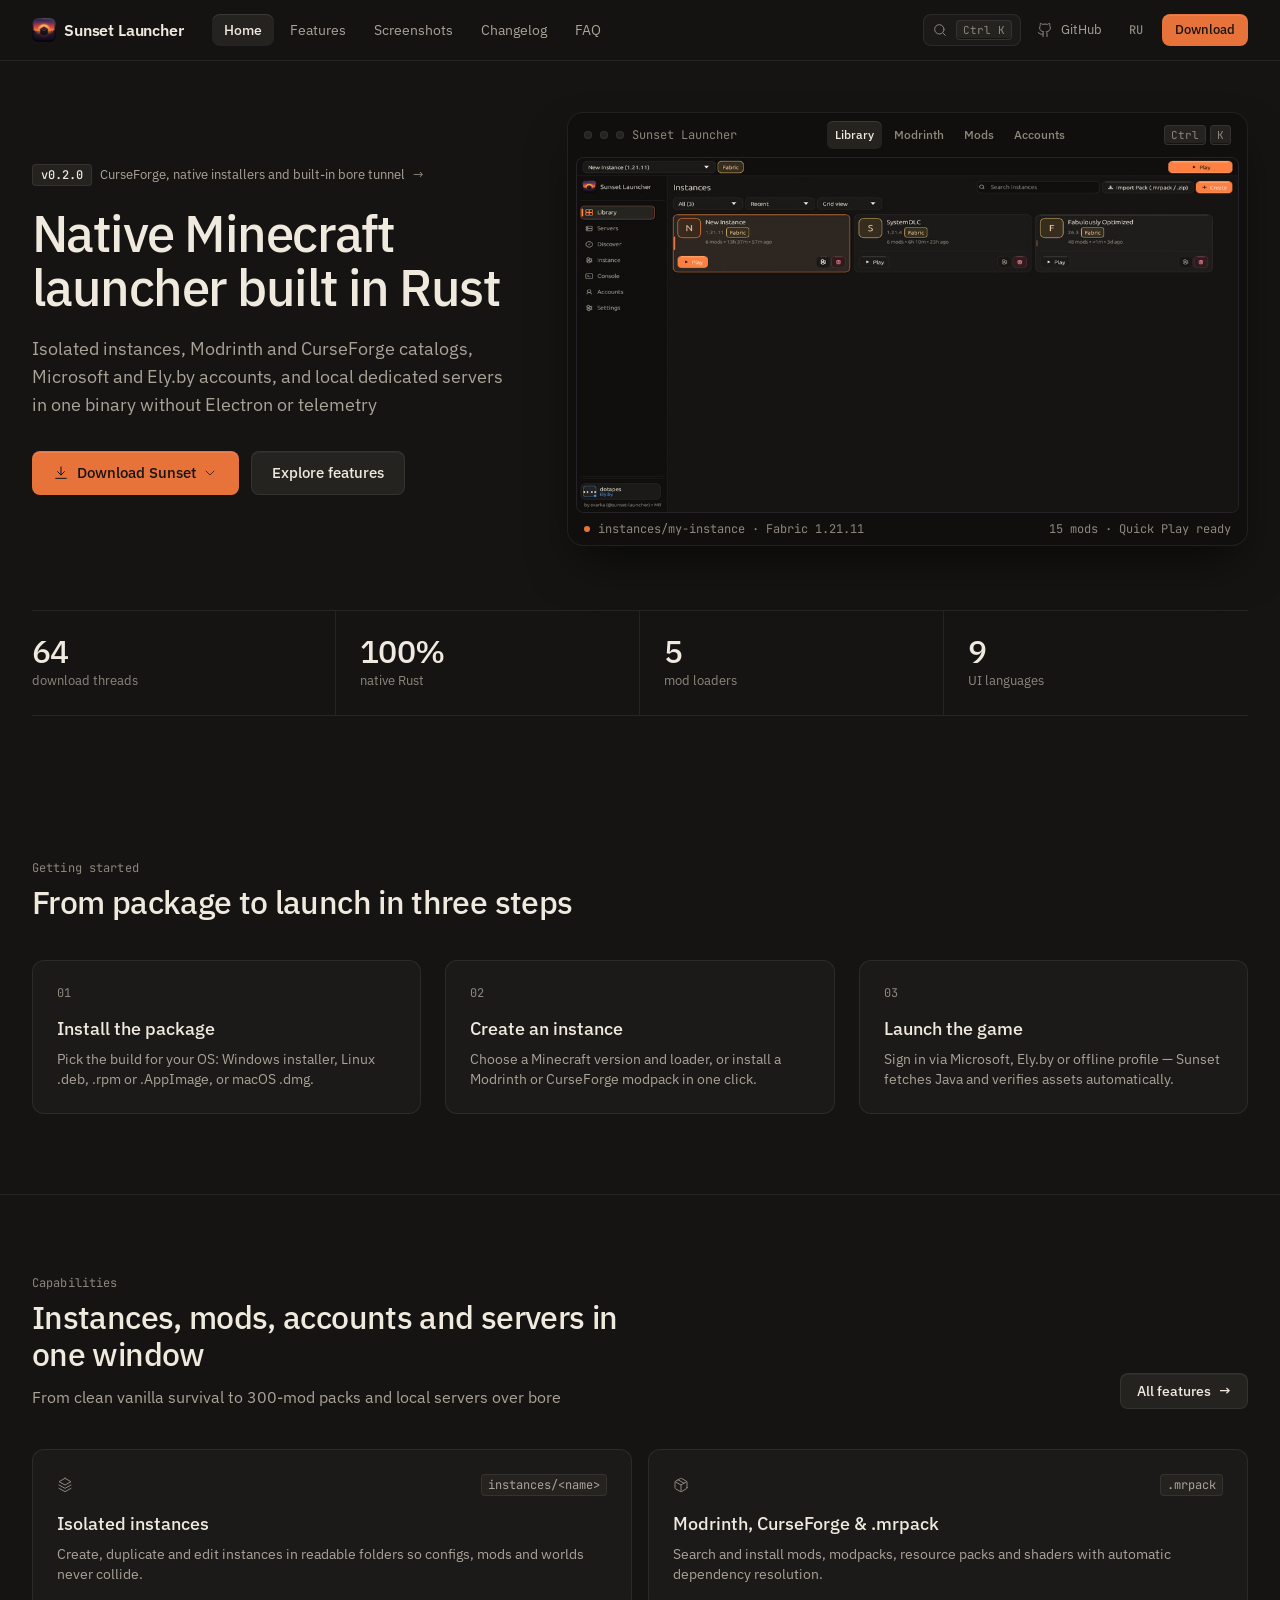
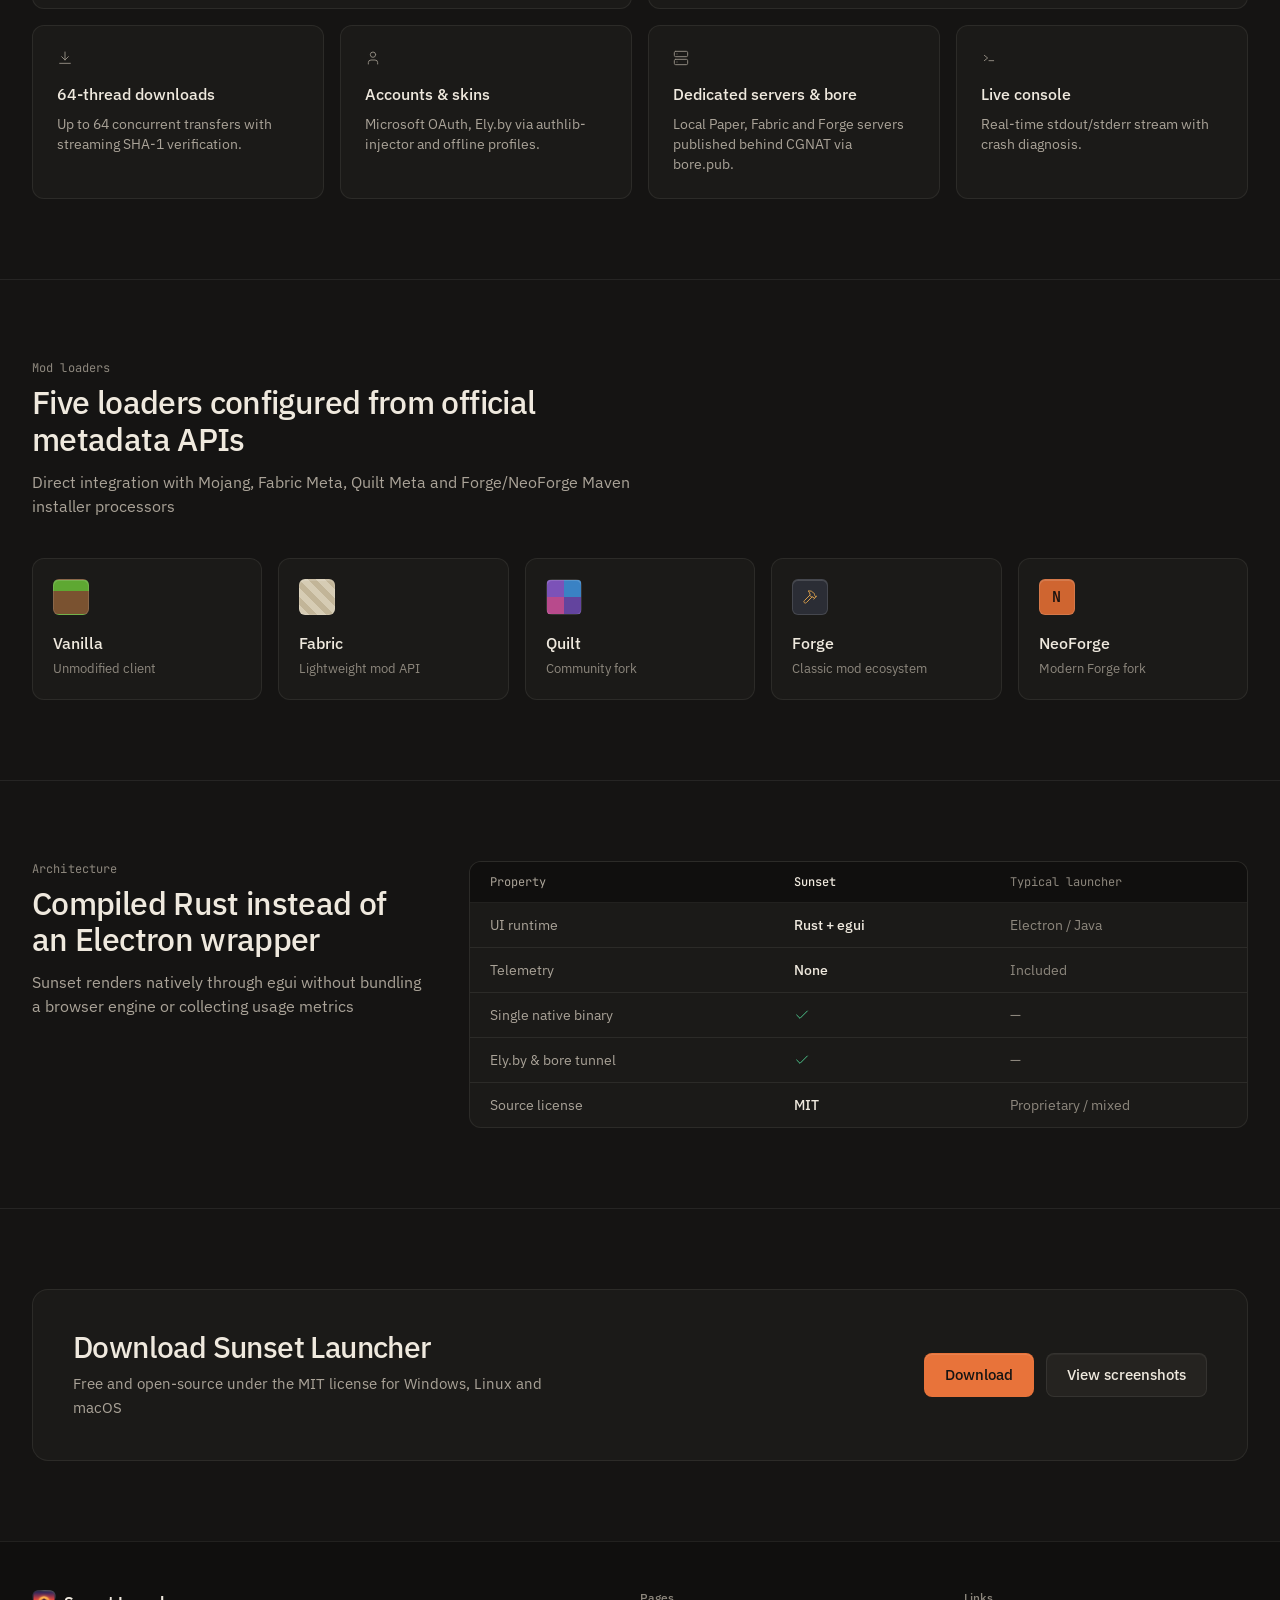
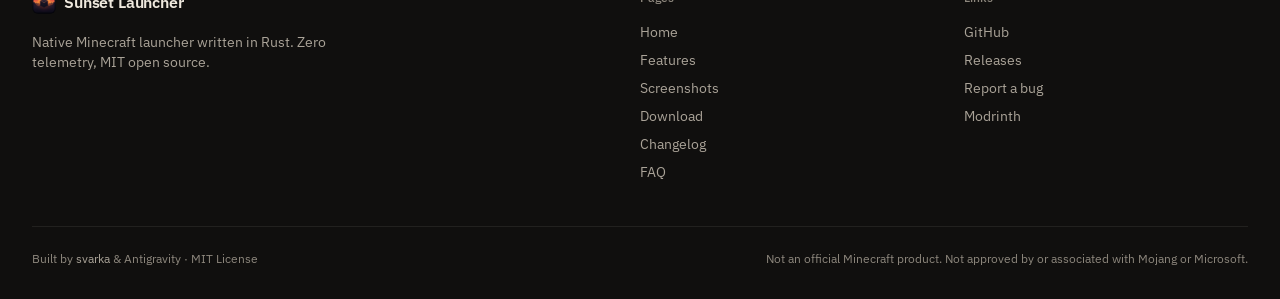
<file: index.html>
<!DOCTYPE html>
<html lang="ru">
<head>
  <meta charset="UTF-8" />
  <meta name="viewport" content="width=device-width, initial-scale=1.0" />
  <title>Sunset Launcher — нативный лаунчер Minecraft на Rust</title>
  <meta name="description" content="Sunset Launcher — бесплатный open-source лаунчер Minecraft на Rust. Vanilla, Fabric, Quilt, Forge, NeoForge, Modrinth, CurseForge, .mrpack, Microsoft / Ely.by / Offline." />
  <meta name="theme-color" content="#151413" />
  <link rel="canonical" href="https://sunset-launcher.github.io/" />
  <meta property="og:type" content="website" />
  <meta property="og:site_name" content="Sunset Launcher" />
  <meta property="og:url" content="https://sunset-launcher.github.io/" />
  <meta property="og:title" content="Sunset Launcher — нативный лаунчер Minecraft на Rust" />
  <meta property="og:description" content="Изолированные сборки, каталоги Modrinth и CurseForge, аккаунты Microsoft и Ely.by и локальные серверы с туннелем bore. Без телеметрии, MIT." />
  <meta property="og:image" content="https://sunset-launcher.github.io/assets/screenshots/library.jpg" />
  <meta name="twitter:card" content="summary_large_image" />
  <script type="application/ld+json">
  {
    "@context": "https://schema.org",
    "@type": "SoftwareApplication",
    "name": "Sunset Launcher",
    "operatingSystem": "Windows, Linux, macOS",
    "applicationCategory": "GameApplication",
    "description": "Native Minecraft launcher written in Rust with Vanilla, Fabric, Quilt, Forge, NeoForge, Modrinth, CurseForge and dedicated server support.",
    "url": "https://sunset-launcher.github.io/",
    "downloadUrl": "https://github.com/sunset-launcher/sunset-launcher/releases/latest",
    "license": "https://opensource.org/licenses/MIT",
    "offers": { "@type": "Offer", "price": "0", "priceCurrency": "USD" }
  }
  </script>
  <link rel="icon" href="assets/logo.ico" />
  <link rel="icon" type="image/png" href="assets/logo.png" />
  <link rel="apple-touch-icon" href="assets/logo.png" />
  <link rel="manifest" href="manifest.webmanifest" />
  <link rel="preconnect" href="https://fonts.googleapis.com" />
  <link rel="preconnect" href="https://fonts.gstatic.com" crossorigin />
  <link href="https://fonts.googleapis.com/css2?family=IBM+Plex+Sans:wght@400;500;600&family=JetBrains+Mono:wght@400;500&display=swap" rel="stylesheet" />
  <link rel="stylesheet" href="style.css?v=20261125c" />
</head>
<body data-page="home">
  <div id="app-header"></div>

  <main class="page">
    <!-- HERO -->
    <section class="hero">
      <div class="container hero-inner">
        <div class="hero-text">
          <a class="release-link enter" style="--d:0" href="changelog.html">
            <span class="version">v0.2.0</span>
            <span data-i18n="hero.pill">CurseForge, установщики ОС и встроенный туннель bore</span>
            <span class="arrow" aria-hidden="true">→</span>
          </a>
          <h1 class="enter" style="--d:1" data-i18n="hero.title">Нативный лаунчер Minecraft на Rust</h1>
          <p class="lead enter" style="--d:2" data-i18n="hero.lead">
            Изолированные сборки, каталоги Modrinth и CurseForge, аккаунты Microsoft и Ely.by и локальные серверы в одном бинарнике без Electron и телеметрии
          </p>
          <div class="hero-cta enter" style="--d:3">
            <div class="dl-dropdown" id="heroDlDropdown">
              <a href="download.html" class="btn btn-primary btn-lg" id="heroDownload" aria-haspopup="true" aria-expanded="false" aria-controls="heroDlMenu">
                <svg viewBox="0 0 24 24" width="16" height="16" fill="none" stroke="currentColor" stroke-width="1.5" stroke-linecap="round" stroke-linejoin="round" aria-hidden="true"><path d="M12 3v12"/><path d="m7 10 5 5 5-5"/><path d="M4 20h16"/></svg>
                <span id="heroDownloadText" data-i18n="hero.download">Скачать Sunset</span>
                <svg class="dl-caret" viewBox="0 0 24 24" width="16" height="16" fill="none" stroke="currentColor" stroke-width="1.5" stroke-linecap="round" stroke-linejoin="round" aria-hidden="true"><path d="m6 9 6 6 6-6"/></svg>
              </a>
              <div class="dl-menu" id="heroDlMenu" role="menu" data-i18n-aria="dl.chooseFmt" aria-label="Выберите формат пакета" hidden>
                <div class="dl-menu-head" data-i18n="dl.chooseFmt">Выберите формат пакета</div>
                <div class="dl-menu-list" id="heroDlList">
                  <div class="dl-menu-row" data-os-group="win">
                    <a class="dl-menu-main" role="menuitem" data-dl data-dl-key="win-setup" href="https://github.com/sunset-launcher/sunset-launcher/releases/latest/download/sunset-launcher-windows-x64-setup.exe">
                      <span class="dl-ico" aria-hidden="true">
                        <svg viewBox="0 0 24 24" width="16" height="16" fill="none" stroke="currentColor" stroke-width="1.5" stroke-linecap="round" stroke-linejoin="round"><rect width="20" height="14" x="2" y="3" rx="2"/><path d="M8 21h8"/><path d="M12 17v4"/></svg>
                      </span>
                      <span class="dl-info">
                        <b>Windows · <span data-i18n="dl.winSetupLabel">установщик</span></b>
                        <small>Windows 10 / 11 (x64) <span class="size" data-asset-key="win-setup"></span></small>
                      </span>
                    </a>
                    <div class="dl-alts">
                      <a class="dl-chip" data-dl data-dl-key="win-zip" href="https://github.com/sunset-launcher/sunset-launcher/releases/latest/download/sunset-launcher-windows-x64-portable.zip" data-i18n-title="dl.tipZip" title="Портативный архив .zip">.zip</a>
                    </div>
                  </div>

                  <div class="dl-menu-row" data-os-group="linux">
                    <a class="dl-menu-main" role="menuitem" data-dl data-dl-key="linux-deb-x64" href="https://github.com/sunset-launcher/sunset-launcher/releases/latest/download/sunset-launcher_0.2.0_amd64.deb">
                      <span class="dl-ico" aria-hidden="true">
                        <svg viewBox="0 0 24 24" width="16" height="16" fill="none" stroke="currentColor" stroke-width="1.5" stroke-linecap="round" stroke-linejoin="round"><path d="M16.5 9.4 7.55 4.24"/><path d="M21 16V8a2 2 0 0 0-1-1.73l-7-4a2 2 0 0 0-2 0l-7 4A2 2 0 0 0 3 8v8a2 2 0 0 0 1 1.73l7 4a2 2 0 0 0 2 0l7-4A2 2 0 0 0 21 16z"/><path d="M3.3 7 12 12l8.7-5"/><path d="M12 22V12"/></svg>
                      </span>
                      <span class="dl-info">
                        <b>Linux · <span data-i18n="dl.debShort">.deb пакет</span></b>
                        <small>Debian / Ubuntu · x64 <span class="size" data-asset-key="linux-deb-x64"></span></small>
                      </span>
                    </a>
                    <div class="dl-alts">
                      <a class="dl-chip" data-dl data-dl-key="linux-deb-arm64" href="https://github.com/sunset-launcher/sunset-launcher/releases/latest/download/sunset-launcher_0.2.0_arm64.deb" data-i18n-title="dl.tipDebArm" title="Пакет .deb для Linux ARM64">ARM64</a>
                    </div>
                  </div>

                  <div class="dl-menu-row" data-os-group="linux">
                    <a class="dl-menu-main" role="menuitem" data-dl data-dl-key="linux-appimage-x64" href="https://github.com/sunset-launcher/sunset-launcher/releases/latest/download/sunset-launcher-0.2.0-x86_64.AppImage">
                      <span class="dl-ico" aria-hidden="true">
                        <svg viewBox="0 0 24 24" width="16" height="16" fill="none" stroke="currentColor" stroke-width="1.5" stroke-linecap="round" stroke-linejoin="round"><path d="m5 8 5 4-5 4"/><path d="M12 16h7"/></svg>
                      </span>
                      <span class="dl-info">
                        <b>Linux · <span data-i18n="dl.appImageShort">.AppImage</span></b>
                        <small><span data-i18n="dl.anyLinux">Любой дистрибутив</span> · x64 <span class="size" data-asset-key="linux-appimage-x64"></span></small>
                      </span>
                    </a>
                    <div class="dl-alts">
                      <a class="dl-chip" data-dl data-dl-key="linux-appimage-arm64" href="https://github.com/sunset-launcher/sunset-launcher/releases/latest/download/sunset-launcher-0.2.0-aarch64.AppImage">ARM64</a>
                    </div>
                  </div>

                  <div class="dl-menu-row" data-os-group="mac">
                    <a class="dl-menu-main" role="menuitem" data-dl data-dl-key="mac-dmg-arm64" href="https://github.com/sunset-launcher/sunset-launcher/releases/latest/download/sunset-launcher-macos-arm64.dmg">
                      <span class="dl-ico" aria-hidden="true">
                        <svg viewBox="0 0 24 24" width="16" height="16" fill="none" stroke="currentColor" stroke-width="1.5" stroke-linecap="round" stroke-linejoin="round"><path d="M20 16V7a2 2 0 0 0-2-2H6a2 2 0 0 0-2 2v9m16 0H4m16 0 1.28 2.55a1 1 0 0 1-.9 1.45H3.62a1 1 0 0 1-.9-1.45L4 16"/></svg>
                      </span>
                      <span class="dl-info">
                        <b>macOS · <span data-i18n="dl.dmgShort">.dmg</span></b>
                        <small>Apple Silicon (M1–M4) <span class="size" data-asset-key="mac-dmg-arm64"></span></small>
                      </span>
                    </a>
                    <div class="dl-alts">
                      <a class="dl-chip" data-dl data-dl-key="mac-dmg-x64" href="https://github.com/sunset-launcher/sunset-launcher/releases/latest/download/sunset-launcher-macos-x64.dmg">Intel</a>
                      <a class="dl-chip" data-dl data-dl-key="mac-app-arm64" href="https://github.com/sunset-launcher/sunset-launcher/releases/latest/download/sunset-launcher-macos-arm64.app.zip">.app.zip</a>
                    </div>
                  </div>
                </div>
                <a class="dl-menu-foot" href="download.html">
                  <span data-i18n="dl.allFormats">Все пакеты, SHA-256 и инструкция</span>
                  <span aria-hidden="true">→</span>
                </a>
              </div>
            </div>
            <a href="features.html" class="btn btn-ghost btn-lg" data-i18n="hero.more">Возможности</a>
          </div>
        </div>

        <div class="hero-visual enter" style="--d:2">
          <div class="window hero-window" id="heroWindow">
            <div class="window-bar">
              <div class="window-dots">
                <span class="wdot" aria-hidden="true"></span>
                <span class="wdot" aria-hidden="true"></span>
                <span class="wdot" aria-hidden="true"></span>
                <span class="window-title">Sunset Launcher</span>
              </div>
              <div class="window-tabs" role="tablist" aria-label="Sunset Launcher views">
                <button class="wtab active" type="button" role="tab" aria-selected="true" data-preview-tab="library" data-i18n="scr.t1">Библиотека</button>
                <button class="wtab" type="button" role="tab" aria-selected="false" data-preview-tab="discover" data-i18n="scr.t2">Modrinth</button>
                <button class="wtab" type="button" role="tab" aria-selected="false" data-preview-tab="mods" data-i18n="scr.t3">Моды</button>
                <button class="wtab" type="button" role="tab" aria-selected="false" data-preview-tab="accounts" data-i18n="scr.t4">Аккаунты</button>
              </div>
              <button class="window-kbd" id="heroPreviewKbd" type="button" aria-label="Search (Ctrl+K)">
                <kbd>Ctrl</kbd><kbd>K</kbd>
              </button>
            </div>
            <div class="window-screen zoomable" tabindex="0" role="button" data-src="assets/screenshots/library.jpg" data-cap-key="scr.t1" data-desc-key="scr.d1">
              <img id="heroPreviewImg" src="assets/screenshots/library.jpg" width="1024" height="549" fetchpriority="high" alt="Sunset Launcher — библиотека изолированных сборок Minecraft" />
            </div>
            <div class="window-foot">
              <span class="window-foot-status">
                <span class="status-dot" aria-hidden="true"></span>
                <span id="heroPreviewPath">instances/my-instance · Fabric 1.21.11</span>
              </span>
              <span id="heroPreviewMeta">15 модов · готов к запуску</span>
            </div>
          </div>
        </div>
      </div>
    </section>

    <!-- STATS -->
    <section class="stats">
      <div class="container stats-grid">
        <div class="stat"><b data-live="downloads">—</b><span data-i18n="stats.downloads">скачиваний</span></div>
        <div class="stat"><b data-live="stars">—</b><span data-i18n="stats.stars">звёзд на GitHub</span></div>
        <div class="stat"><b data-count="5">5</b><span data-i18n="stats.loaders">загрузчиков модов</span></div>
        <div class="stat"><b data-count="9">9</b><span data-i18n="stats.lang">языков интерфейса</span></div>
      </div>
    </section>

    <!-- HOW IT WORKS -->
    <section class="section no-border">
      <div class="container">
        <div class="section-head">
          <span class="eyebrow" data-i18n="how.eyebrow">Быстрый старт</span>
          <h2 data-i18n="how.title">От установки до запуска за три шага</h2>
        </div>
        <div class="how">
          <div class="how-step">
            <span class="how-num">01</span>
            <h3 data-i18n="how.s1t">Установите пакет</h3>
            <p data-i18n="how.s1d">Выберите сборку под свою ОС: установщик Windows, пакет .deb, .rpm или .AppImage для Linux, либо .dmg для macOS.</p>
          </div>
          <div class="how-step">
            <span class="how-num">02</span>
            <h3 data-i18n="how.s2t">Создайте сборку</h3>
            <p data-i18n="how.s2d">Укажите версию игры и загрузчик модов или установите готовый модпак из Modrinth и CurseForge в один клик.</p>
          </div>
          <div class="how-step">
            <span class="how-num">03</span>
            <h3 data-i18n="how.s3t">Запустите игру</h3>
            <p data-i18n="how.s3d">Войдите через Microsoft, Ely.by или офлайн-профиль — лаунчер сам подберёт Java и проверит целостность файлов.</p>
          </div>
        </div>
      </div>
    </section>

    <!-- HIGHLIGHTS -->
    <section class="section">
      <div class="container">
        <div class="section-head-split">
          <div class="section-head">
            <span class="eyebrow" data-i18n="feat.eyebrow">Возможности</span>
            <h2 data-i18n="feat.title">Сборки, моды, аккаунты и серверы в одном окне</h2>
            <p data-i18n="feat.sub">От чистой ванили до модпака на 300 модов и локального сервера с туннелем bore</p>
          </div>
          <a class="btn btn-ghost" href="features.html">
            <span data-i18n="feat.all">Все возможности</span>
            <span aria-hidden="true">→</span>
          </a>
        </div>
        <div class="features features-varied">
          <article class="feature lead-card">
            <div class="f-head">
              <span class="f-ico" aria-hidden="true">
                <svg viewBox="0 0 24 24" width="16" height="16" fill="none" stroke="currentColor" stroke-width="1.5" stroke-linecap="round" stroke-linejoin="round"><path d="m12 2 9 5-9 5-9-5 9-5z"/><path d="m3 12 9 5 9-5"/><path d="m3 17 9 5 9-5"/></svg>
              </span>
              <code class="mono-token">instances/&lt;name&gt;</code>
            </div>
            <h3 data-i18n="f1.t">Изолированные сборки</h3>
            <p data-i18n="f1.d">Создавайте, дублируйте и настраивайте профили в отдельных читаемых папках, чтобы конфиги, моды и миры не смешивались.</p>
          </article>

          <article class="feature lead-card">
            <div class="f-head">
              <span class="f-ico" aria-hidden="true">
                <svg viewBox="0 0 24 24" width="16" height="16" fill="none" stroke="currentColor" stroke-width="1.5" stroke-linecap="round" stroke-linejoin="round"><path d="M16.5 9.4 7.55 4.24"/><path d="M21 16V8a2 2 0 0 0-1-1.73l-7-4a2 2 0 0 0-2 0l-7 4A2 2 0 0 0 3 8v8a2 2 0 0 0 1 1.73l7 4a2 2 0 0 0 2 0l7-4A2 2 0 0 0 21 16z"/><path d="M3.3 7 12 12l8.7-5"/><path d="M12 22V12"/></svg>
              </span>
              <code class="mono-token">.mrpack</code>
            </div>
            <h3 data-i18n="f2.t">Modrinth, CurseForge и .mrpack</h3>
            <p data-i18n="f2.d">Поиск и установка модов, модпаков, ресурспаков и шейдеров с автоподбором зависимостей, импортом и экспортом .mrpack.</p>
          </article>

          <article class="feature">
            <div class="f-head">
              <span class="f-ico" aria-hidden="true">
                <svg viewBox="0 0 24 24" width="16" height="16" fill="none" stroke="currentColor" stroke-width="1.5" stroke-linecap="round" stroke-linejoin="round"><path d="M12 3v12"/><path d="m7 10 5 5 5-5"/><path d="M4 20h16"/></svg>
              </span>
            </div>
            <h3 data-i18n="f3.t">Загрузка в 64 потока</h3>
            <p data-i18n="f3.d">До 64 параллельных соединений с потоковой проверкой контрольных сумм SHA-1.</p>
          </article>

          <article class="feature">
            <div class="f-head">
              <span class="f-ico" aria-hidden="true">
                <svg viewBox="0 0 24 24" width="16" height="16" fill="none" stroke="currentColor" stroke-width="1.5" stroke-linecap="round" stroke-linejoin="round"><path d="M19 21v-2a4 4 0 0 0-4-4H9a4 4 0 0 0-4 4v2"/><circle cx="12" cy="7" r="4"/></svg>
              </span>
            </div>
            <h3 data-i18n="f4.t">Аккаунты и скины</h3>
            <p data-i18n="f4.d">Microsoft OAuth, Ely.by через authlib-injector и офлайн-профили с хранением токенов в OS Keyring.</p>
          </article>

          <article class="feature">
            <div class="f-head">
              <span class="f-ico" aria-hidden="true">
                <svg viewBox="0 0 24 24" width="16" height="16" fill="none" stroke="currentColor" stroke-width="1.5" stroke-linecap="round" stroke-linejoin="round"><rect width="20" height="8" x="2" y="2" rx="2"/><rect width="20" height="8" x="2" y="14" rx="2"/><path d="M6 6h.01"/><path d="M6 18h.01"/></svg>
              </span>
            </div>
            <h3 data-i18n="f5b.t">Серверы и туннель bore</h3>
            <p data-i18n="f5b.d">Локальные серверы Paper, Fabric и Forge с публикацией за серым IP (CGNAT) через bore.pub.</p>
          </article>

          <article class="feature">
            <div class="f-head">
              <span class="f-ico" aria-hidden="true">
                <svg viewBox="0 0 24 24" width="16" height="16" fill="none" stroke="currentColor" stroke-width="1.5" stroke-linecap="round" stroke-linejoin="round"><path d="m5 8 5 4-5 4"/><path d="M12 16h7"/></svg>
              </span>
            </div>
            <h3 data-i18n="f7.t">Живая консоль</h3>
            <p data-i18n="f7.d">Поток stdout и stderr в реальном времени с фильтрами и диагностикой вылетов.</p>
          </article>
        </div>
      </div>
    </section>

    <!-- LOADERS -->
    <section class="section">
      <div class="container">
        <div class="section-head">
          <span class="eyebrow" data-i18n="ld.eyebrow">Загрузчики модов</span>
          <h2 data-i18n="ld.title">Пять загрузчиков через официальные API метаданных</h2>
          <p data-i18n="ld.sub">Прямая интеграция с Mojang, Fabric Meta, Quilt Meta и процессорами установщиков Forge и NeoForge</p>
        </div>
        <div class="loaders">
          <div class="loader">
            <div class="block grass" aria-hidden="true"></div>
            <b>Vanilla</b>
            <small data-i18n="ld.v">Чистый клиент</small>
          </div>
          <div class="loader">
            <div class="block fabric" aria-hidden="true"></div>
            <b>Fabric</b>
            <small data-i18n="ld.f">Лёгкий API модов</small>
          </div>
          <div class="loader">
            <div class="block quilt" aria-hidden="true"></div>
            <b>Quilt</b>
            <small data-i18n="ld.q">Форк сообщества</small>
          </div>
          <div class="loader">
            <div class="block forge" aria-hidden="true">
              <svg viewBox="0 0 24 24" width="16" height="16" fill="none" stroke="currentColor" stroke-width="1.5" stroke-linecap="round" stroke-linejoin="round"><path d="m15 12-8.5 8.5c-.83.83-2.17.83-3 0 0 0 0 0 0 0a2.12 2.12 0 0 1 0-3L12 9"/><path d="M17.64 15 22 10.64"/><path d="m20.91 11.7-1.25-1.25c-.6-.6-.93-1.4-.93-2.25v-.86L16.01 4.6a5.56 5.56 0 0 0-3.94-1.64H9l.92.82A6.18 6.18 0 0 1 12 8.4v1.56l2 2h2.47l2.26 1.91"/></svg>
            </div>
            <b>Forge</b>
            <small data-i18n="ld.fo">Классическая экосистема</small>
          </div>
          <div class="loader">
            <div class="block neo" aria-hidden="true"></div>
            <b>NeoForge</b>
            <small data-i18n="ld.n">Современный форк Forge</small>
          </div>
        </div>
      </div>
    </section>

    <!-- COMPARE -->
    <section class="section">
      <div class="container compare-split">
        <div class="section-head">
          <span class="eyebrow" data-i18n="cmp.eyebrow">Архитектура</span>
          <h2 data-i18n="cmp.title">Скомпилированный Rust вместо обёртки на Electron</h2>
          <p data-i18n="cmp.sub">Интерфейс рисуется нативно через egui без встроенного браузера и сбора телеметрии</p>
        </div>
        <div class="compare">
          <div class="cmp-row head">
            <span data-i18n="cmp.colParam">Параметр</span>
            <span>Sunset</span>
            <span data-i18n="cmp.others">Типичный лаунчер</span>
          </div>
          <div class="cmp-row">
            <span data-i18n="cmp.r1">Среда интерфейса</span>
            <span class="ok">Rust + egui</span>
            <span>Electron / Java</span>
          </div>
          <div class="cmp-row">
            <span data-i18n="cmp.r2">Телеметрия</span>
            <span class="ok" data-i18n="cmp.none">Отсутствует</span>
            <span class="bad" data-i18n="cmp.often">Часто встроена</span>
          </div>
          <div class="cmp-row">
            <span data-i18n="cmp.r3">Один нативный бинарник</span>
            <span class="ok check" aria-label="Yes"><svg viewBox="0 0 24 24" width="16" height="16" fill="none" stroke="currentColor" stroke-width="1.5" stroke-linecap="round" stroke-linejoin="round" aria-hidden="true"><path d="M20 6 9 17l-5-5"/></svg></span>
            <span class="bad">—</span>
          </div>
          <div class="cmp-row">
            <span data-i18n="cmp.r4">Ely.by и туннель bore</span>
            <span class="ok check" aria-label="Yes"><svg viewBox="0 0 24 24" width="16" height="16" fill="none" stroke="currentColor" stroke-width="1.5" stroke-linecap="round" stroke-linejoin="round" aria-hidden="true"><path d="M20 6 9 17l-5-5"/></svg></span>
            <span class="bad">—</span>
          </div>
          <div class="cmp-row">
            <span data-i18n="cmp.r5">Лицензия кода</span>
            <span class="ok">MIT</span>
            <span data-i18n="cmp.varies">Закрытая / разная</span>
          </div>
        </div>
      </div>
    </section>

    <!-- CTA -->
    <section class="section">
      <div class="container">
        <div class="cta-card">
          <div class="cta-copy">
            <h2 data-i18n="dl.title">Скачайте Sunset Launcher</h2>
            <p data-i18n="dl.sub">Бесплатный open-source лаунчер под лицензией MIT для Windows, Linux и macOS</p>
          </div>
          <div class="hero-cta">
            <a href="download.html" class="btn btn-primary btn-lg" data-i18n="nav.download">Скачать</a>
            <a href="screenshots.html" class="btn btn-ghost btn-lg" data-i18n="cta.screens">Смотреть скриншоты</a>
          </div>
        </div>
      </div>
    </section>
  </main>

  <div id="app-footer"></div>
  <script src="script.js?v=20261125c"></script>
</body>
</html>
</file>
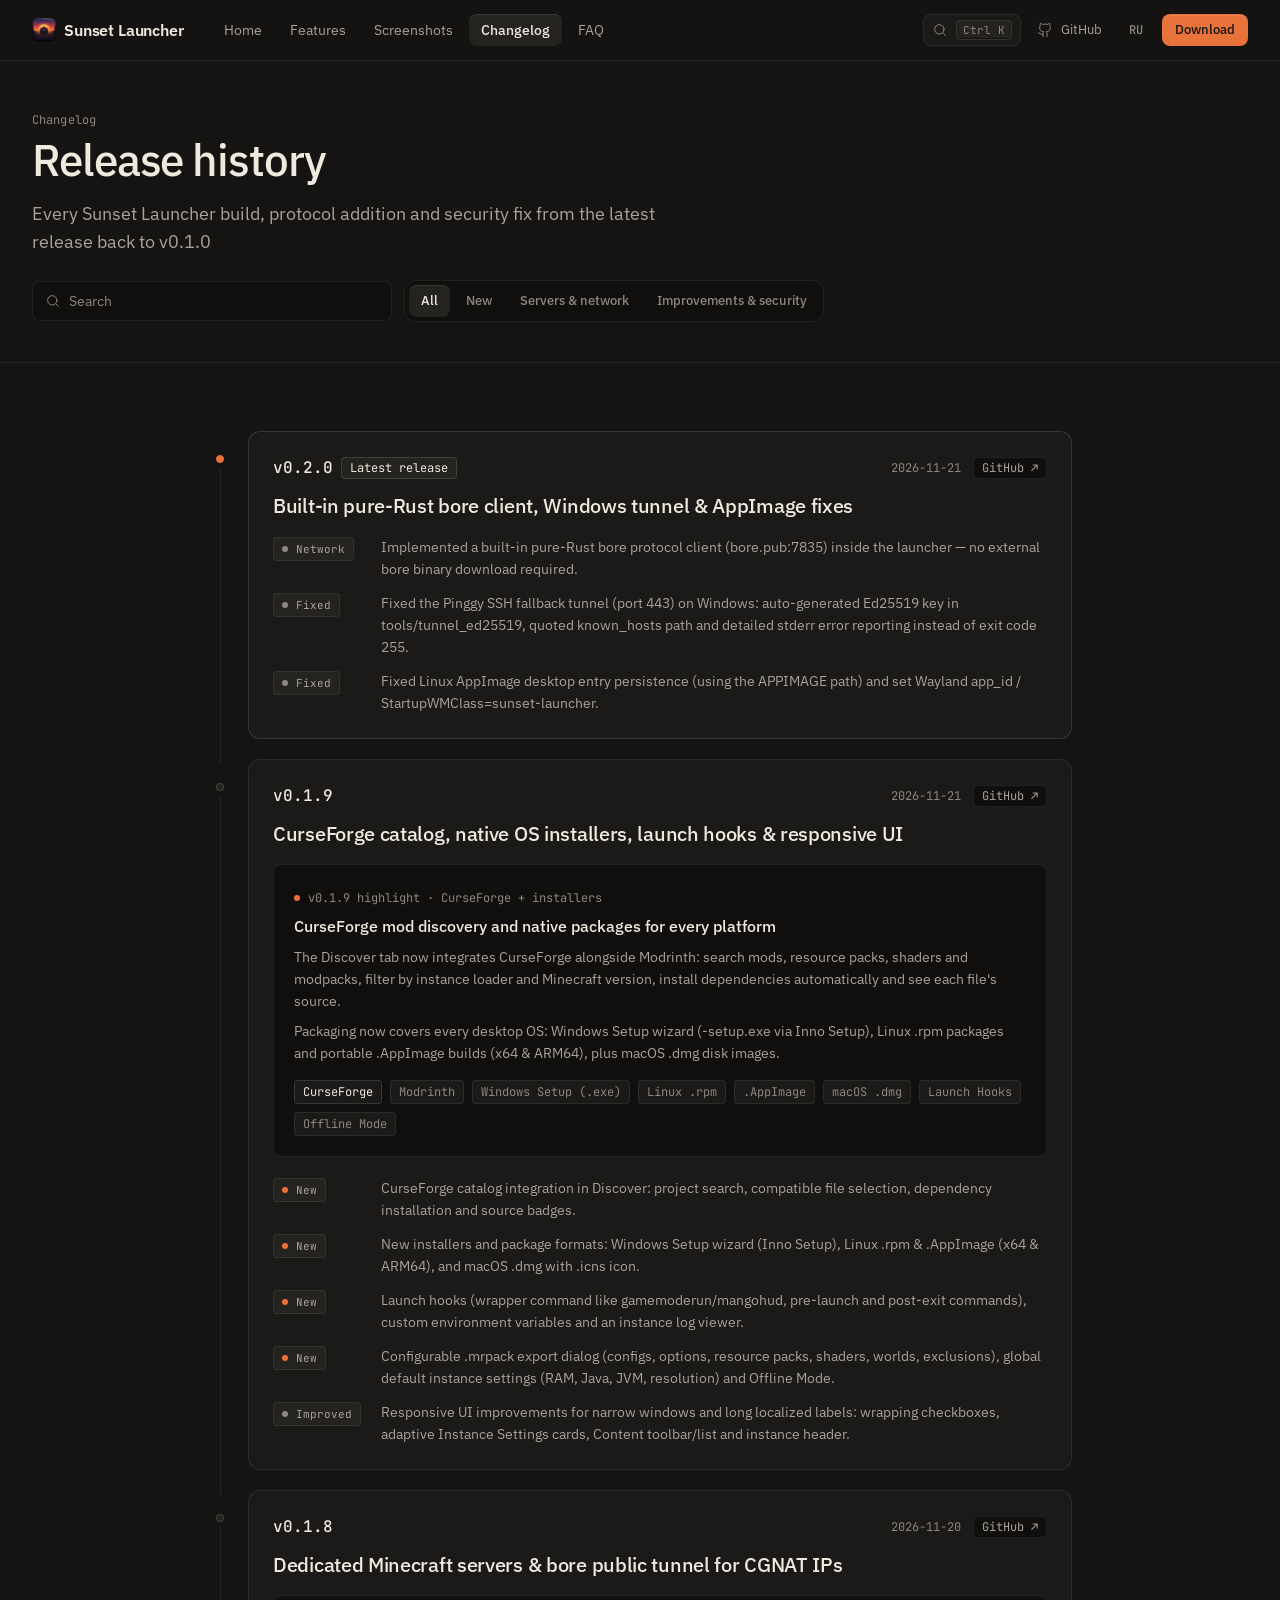
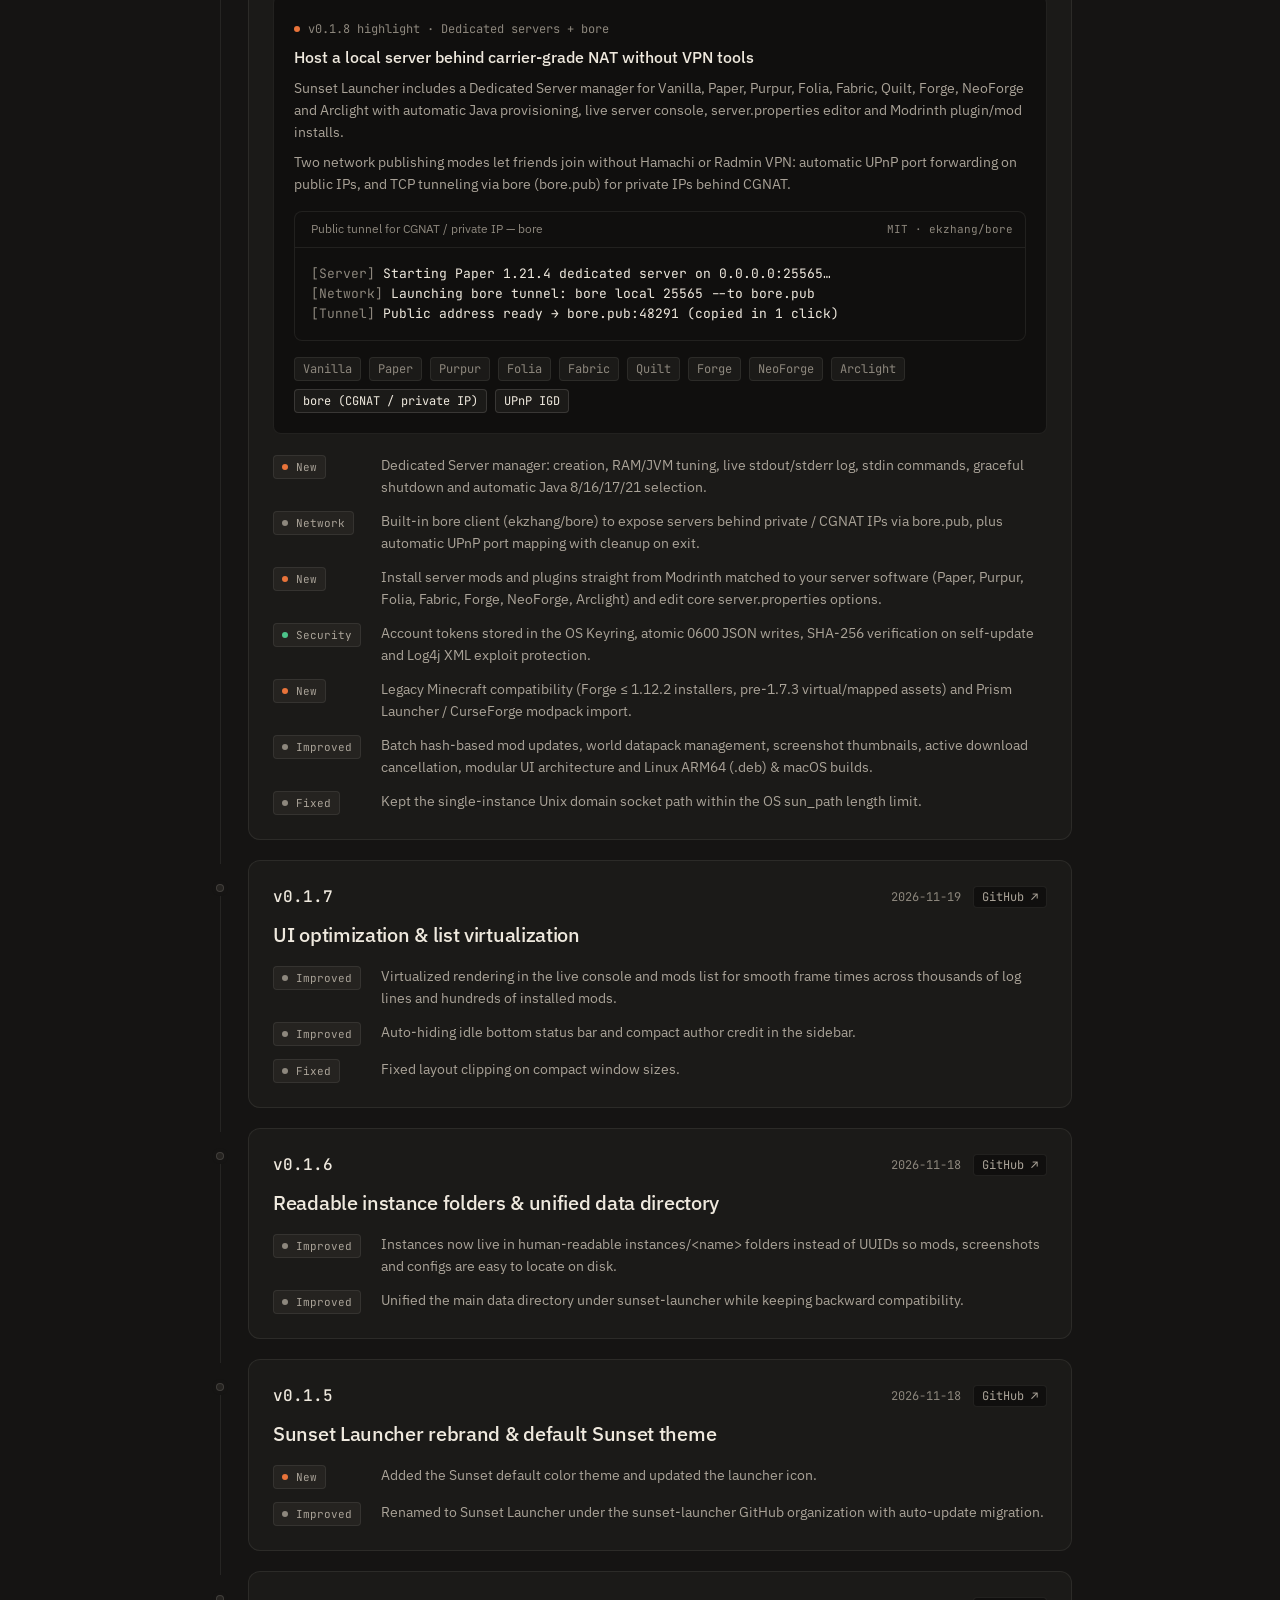
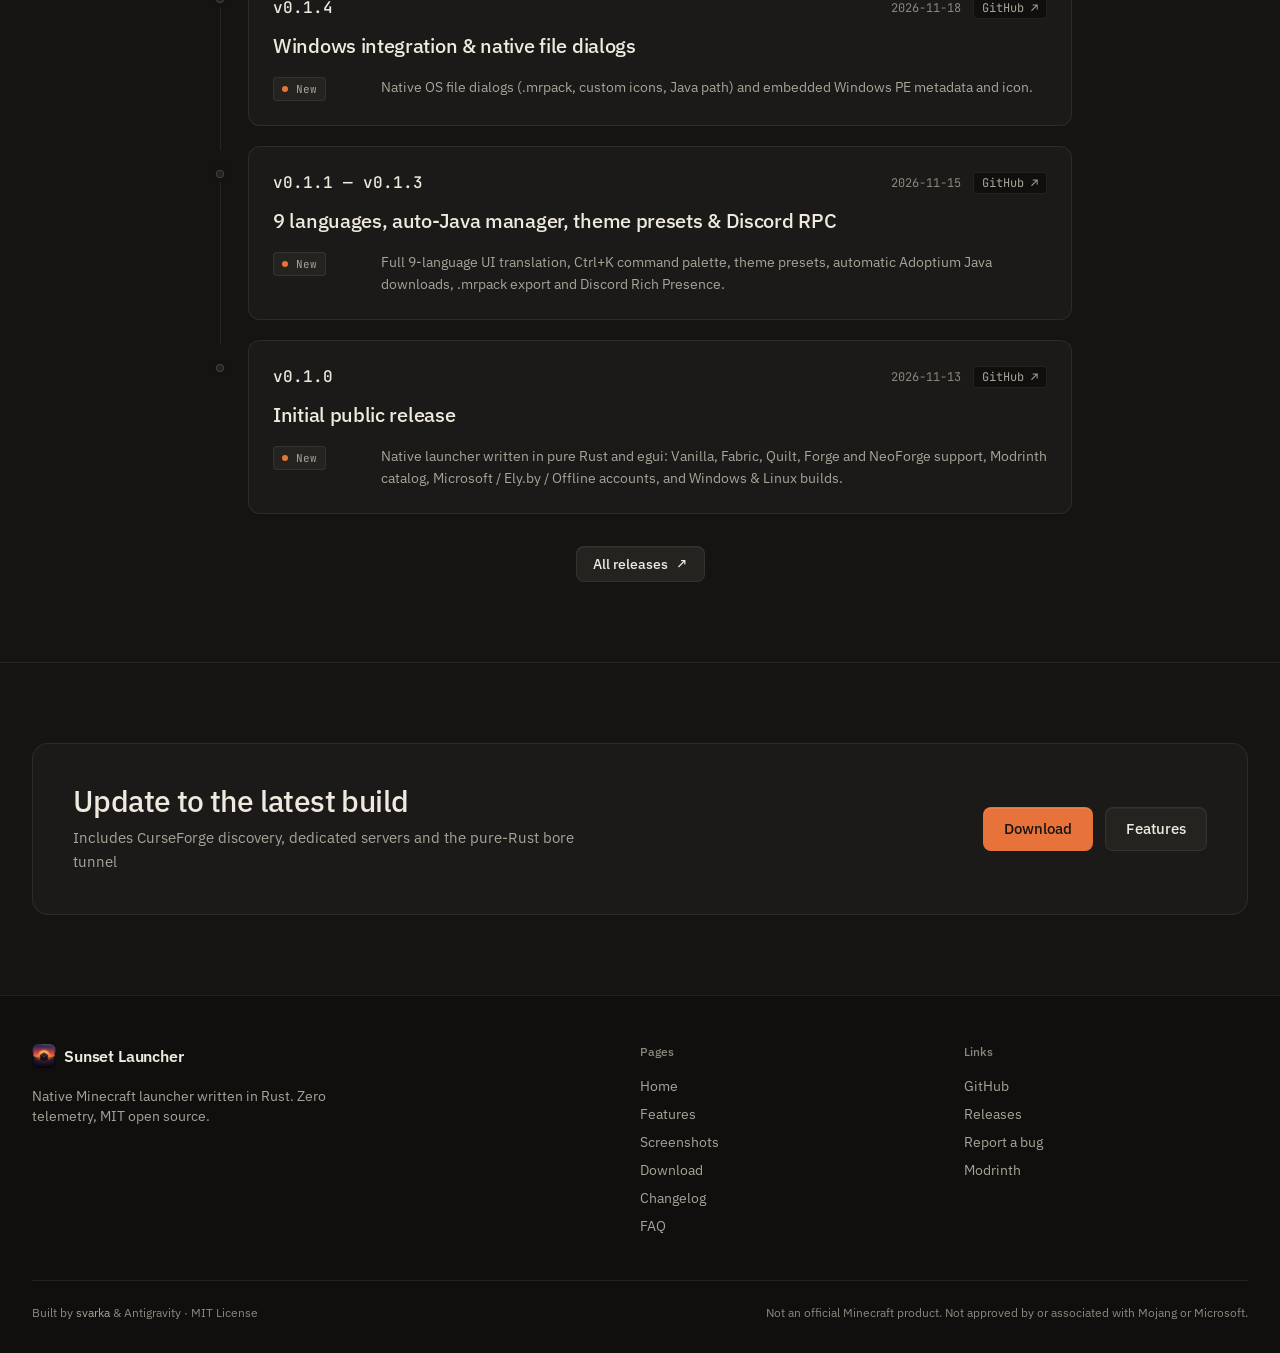
<file: changelog.html>
<!DOCTYPE html>
<html lang="ru">
<head>
  <meta charset="UTF-8" />
  <meta name="viewport" content="width=device-width, initial-scale=1.0" />
  <title>Чейнджлог — Sunset Launcher</title>
  <meta name="theme-color" content="#151413" />
  <meta name="description" content="История релизов Sunset Launcher: каталог CurseForge, менеджер выделенных серверов, встроенный туннель bore для серых IP (CGNAT) и исправления." />
  <link rel="canonical" href="https://sunset-launcher.github.io/changelog.html" />
  <meta property="og:type" content="website" />
  <meta property="og:site_name" content="Sunset Launcher" />
  <meta property="og:title" content="Чейнджлог — Sunset Launcher" />
  <meta property="og:description" content="Все сборки Sunset Launcher: CurseForge, менеджер Dedicated-серверов, публичный туннель bore для CGNAT и улучшения." />
  <meta property="og:url" content="https://sunset-launcher.github.io/changelog.html" />
  <meta property="og:image" content="https://sunset-launcher.github.io/assets/screenshots/library.jpg" />
  <meta name="twitter:card" content="summary_large_image" />
  <link rel="icon" href="assets/logo.ico" />
  <link rel="icon" type="image/png" href="assets/logo.png" />
  <link rel="apple-touch-icon" href="assets/logo.png" />
  <link rel="manifest" href="manifest.webmanifest" />
  <link rel="preconnect" href="https://fonts.googleapis.com" />
  <link rel="preconnect" href="https://fonts.gstatic.com" crossorigin />
  <link href="https://fonts.googleapis.com/css2?family=IBM+Plex+Sans:wght@400;500;600&family=JetBrains+Mono:wght@400;500&display=swap" rel="stylesheet" />
  <link rel="stylesheet" href="style.css?v=20261125c" />
</head>
<body data-page="changelog">
  <div id="app-header"></div>

  <main class="page">
    <section class="page-hero">
      <div class="container">
        <span class="eyebrow enter" style="--d:0" data-i18n="nav.changelog">Чейнджлог</span>
        <h1 class="enter" style="--d:1" data-i18n="cp.title">История релизов</h1>
        <p class="lead enter" style="--d:2" data-i18n="cp.lead">
          Все сборки Sunset Launcher, сетевые протоколы и исправления безопасности от актуального релиза до v0.1.0
        </p>

        <div class="page-controls enter" style="--d:3">
          <div class="search">
            <svg viewBox="0 0 24 24" width="16" height="16" fill="none" stroke="currentColor" stroke-width="1.5" stroke-linecap="round" stroke-linejoin="round" aria-hidden="true"><circle cx="11" cy="11" r="7"/><path d="m20 20-3.5-3.5"/></svg>
            <input id="clSearch" type="search" placeholder="Поиск" data-i18n-ph="cp.search" />
          </div>

          <div class="filter-bar cl-filters" role="tablist" aria-label="Filter changelog">
            <button class="filter-btn active" type="button" data-cl-filter="all" data-i18n="cp.fAll">Все</button>
            <button class="filter-btn" type="button" data-cl-filter="new" data-i18n="cp.fNew">Новое</button>
            <button class="filter-btn" type="button" data-cl-filter="net" data-i18n="cp.fNet">Серверы и сеть</button>
            <button class="filter-btn" type="button" data-cl-filter="imp" data-i18n="cp.fImp">Улучшения и защита</button>
          </div>
        </div>
      </div>
    </section>

    <section class="section tight">
      <div class="container narrow">
        <div id="clLiveExtra" class="cl-timeline" hidden></div>

        <div class="cl-timeline" id="clTimeline">
          <!-- v0.2.0 -->
          <article class="cl-entry latest" id="v0.2.0" data-version="v0.2.0" data-cats="new net imp">
            <div class="cl-rail" aria-hidden="true"><span class="cl-dot"></span></div>
            <div class="cl-card">
              <header class="cl-head">
                <div class="cl-ver-wrap">
                  <a href="#v0.2.0" class="cl-ver">v0.2.0</a>
                  <span class="cl-pill latest-pill" data-i18n="cp.latest">Актуальный релиз</span>
                </div>
                <div class="cl-meta">
                  <time datetime="2026-11-21" data-i18n="cp.d020">2026-11-21</time>
                  <a class="cl-gh" href="https://github.com/sunset-launcher/sunset-launcher/releases/tag/v0.2.0" target="_blank" rel="noopener">GitHub ↗</a>
                </div>
              </header>

              <h2 class="cl-title" data-i18n="cp.v020.t">Встроенный клиент bore на чистом Rust, фикс туннеля на Windows и AppImage</h2>

              <ul class="cl-list">
                <li data-cl-cat="net">
                  <span class="cl-tag net" data-i18n="cp.tagNet">Сеть</span>
                  <span data-i18n="cp.v020.i1">Реализован встроенный Rust-клиент протокола bore (bore.pub:7835) прямо в лаунчере — больше не нужно скачивать внешний бинарник bore.</span>
                </li>
                <li data-cl-cat="net">
                  <span class="cl-tag fix" data-i18n="cp.tagFix">Исправлено</span>
                  <span data-i18n="cp.v020.i2">Исправлен резервный SSH-туннель Pinggy (порт 443) на Windows: автогенерация Ed25519-ключа в tools/tunnel_ed25519, безопасный known_hosts и вывод текста ошибки из stderr вместо кода 255.</span>
                </li>
                <li data-cl-cat="imp">
                  <span class="cl-tag fix" data-i18n="cp.tagFix">Исправлено</span>
                  <span data-i18n="cp.v020.i3">Исправлен запуск Linux AppImage из меню приложений (в .desktop теперь сохраняется путь из APPIMAGE) и добавлен Wayland app_id / StartupWMClass=sunset-launcher.</span>
                </li>
              </ul>
            </div>
          </article>

          <!-- v0.1.9 -->
          <article class="cl-entry" id="v0.1.9" data-version="v0.1.9" data-cats="new imp">
            <div class="cl-rail" aria-hidden="true"><span class="cl-dot"></span></div>
            <div class="cl-card">
              <header class="cl-head">
                <div class="cl-ver-wrap">
                  <a href="#v0.1.9" class="cl-ver">v0.1.9</a>
                </div>
                <div class="cl-meta">
                  <time datetime="2026-11-21" data-i18n="cp.d019">2026-11-21</time>
                  <a class="cl-gh" href="https://github.com/sunset-launcher/sunset-launcher/releases/tag/v0.1.9" target="_blank" rel="noopener">GitHub ↗</a>
                </div>
              </header>

              <h2 class="cl-title" data-i18n="cp.v019.t">CurseForge, инсталляторы для всех ОС, хуки запуска и адаптивный UI</h2>

              <div class="cl-spotlight" data-cl-cat="new">
                <div class="cl-spot-badge">
                  <span data-i18n="cp.v019.spotBadge">Главное в v0.1.9 · CurseForge + установщики</span>
                </div>
                <h3 data-i18n="cp.v019.spotTitle">Поиск модов из CurseForge и нативные пакеты для каждой платформы</h3>
                <p data-i18n="cp.v019.spotP1">
                  В разделе «Обзор» появилась поддержка каталога CurseForge наряду с Modrinth: поиск модов, ресурспаков, шейдеров и модпаков, фильтрация под версию и загрузчик инстанса, установка с зависимостями и отображение источника каждого файла.
                </p>
                <p data-i18n="cp.v019.spotP2">
                  Сборки охватывают все настольные системы: мастер установки Windows (-setup.exe на базе Inno Setup), Linux-пакеты .rpm и переносимые .AppImage (x64 и ARM64), а также образы диска macOS .dmg.
                </p>
                <div class="cl-tags" aria-label="Release v0.1.9 highlights">
                  <span class="accent">CurseForge</span><span>Modrinth</span>
                  <span>Windows Setup (.exe)</span><span>Linux .rpm</span><span>.AppImage</span><span>macOS .dmg</span>
                  <span>Launch Hooks</span><span>Offline Mode</span>
                </div>
              </div>

              <ul class="cl-list">
                <li data-cl-cat="new">
                  <span class="cl-tag new" data-i18n="cp.tagNew">Новое</span>
                  <span data-i18n="cp.v019.i1">Интеграция CurseForge в каталоге контента: поиск проектов, подбор совместимых файлов, установка зависимостей и фильтрация по источнику.</span>
                </li>
                <li data-cl-cat="new">
                  <span class="cl-tag new" data-i18n="cp.tagNew">Новое</span>
                  <span data-i18n="cp.v019.i2">Установщики и новые форматы пакетов: мастер установки Windows (Inno Setup), пакеты .rpm и .AppImage для Linux (x64 и ARM64), а также .dmg и .icns-иконка для macOS.</span>
                </li>
                <li data-cl-cat="new">
                  <span class="cl-tag new" data-i18n="cp.tagNew">Новое</span>
                  <span data-i18n="cp.v019.i3">Хуки запуска (wrapper-команда вроде gamemoderun/mangohud, команды pre-launch и post-exit), пользовательские переменные окружения и встроенный просмотрщик логов инстанса.</span>
                </li>
                <li data-cl-cat="new">
                  <span class="cl-tag new" data-i18n="cp.tagNew">Новое</span>
                  <span data-i18n="cp.v019.i4">Окно настройки экспорта .mrpack (конфиги, опции, ресурспаки, шейдеров, миры и исключения), глобальные настройки инстансов по умолчанию (RAM, Java, JVM, разрешение) и автономный режим Offline Mode.</span>
                </li>
                <li data-cl-cat="imp">
                  <span class="cl-tag imp" data-i18n="cp.tagImp">Улучшено</span>
                  <span data-i18n="cp.v019.i5">Улучшена адаптивность интерфейса на узких окнах и с длинными локализованными подписями: перенос строк у чекбоксов, адаптивные карточки настроек инстанса, тулбар и список контента, а также шапка профиля.</span>
                </li>
              </ul>
            </div>
          </article>

          <!-- v0.1.8 -->
          <article class="cl-entry" id="v0.1.8" data-version="v0.1.8" data-cats="new net imp">
            <div class="cl-rail" aria-hidden="true"><span class="cl-dot"></span></div>
            <div class="cl-card">
              <header class="cl-head">
                <div class="cl-ver-wrap">
                  <a href="#v0.1.8" class="cl-ver">v0.1.8</a>
                </div>
                <div class="cl-meta">
                  <time datetime="2026-11-20" data-i18n="cp.d018">2026-11-20</time>
                  <a class="cl-gh" href="https://github.com/sunset-launcher/sunset-launcher/releases/tag/v0.1.8" target="_blank" rel="noopener">GitHub ↗</a>
                </div>
              </header>

              <h2 class="cl-title" data-i18n="cp.v018.t">Выделенные серверы Minecraft и публичный туннель bore для серых IP</h2>

              <div class="cl-spotlight" data-cl-cat="net">
                <div class="cl-spot-badge">
                  <span data-i18n="cp.v018.spotBadge">Главное в v0.1.8 · Dedicated Servers + bore</span>
                </div>
                <h3 data-i18n="cp.v018.spotTitle">Локальный сервер за провайдерским NAT без сторонних VPN</h3>
                <p data-i18n="cp.v018.spotP1">
                  В лаунчере появилась вкладка управления выделенными серверами на ядрах Vanilla, Paper, Purpur, Folia, Fabric, Quilt, Forge, NeoForge и Arclight с автоматическим подбором Java, живой серверной консолью, редактированием server.properties и установкой плагинов и модов с Modrinth.
                </p>
                <p data-i18n="cp.v018.spotP2">
                  Для подключения друзей без Hamachi и Radmin VPN предусмотрены два режима публикации порта: автопроброс по UPnP для белых IP и TCP-туннелирование через bore (bore.pub) для частных адресов за CGNAT.
                </p>

                <div class="terminal cl-term">
                  <div class="term-head">
                    <span data-i18n="cp.v018.termHead">Публичный туннель для CGNAT / частного IP — bore</span>
                    <span class="cl-term-tag">MIT · ekzhang/bore</span>
                  </div>
                  <pre><span class="c">[Server]</span> Starting Paper 1.21.4 dedicated server on 0.0.0.0:25565…
<span class="c">[Network]</span> Launching bore tunnel: bore local 25565 --to bore.pub
<span class="c">[Tunnel]</span> Public address ready → bore.pub:48291 (copied in 1 click)</pre>
                </div>

                <div class="cl-tags" aria-label="Supported server technologies">
                  <span>Vanilla</span><span>Paper</span><span>Purpur</span><span>Folia</span>
                  <span>Fabric</span><span>Quilt</span><span>Forge</span><span>NeoForge</span><span>Arclight</span>
                  <span class="accent" data-i18n="cp.v018.boreTag">bore (CGNAT / серый IP)</span><span class="accent">UPnP IGD</span>
                </div>
              </div>

              <ul class="cl-list">
                <li data-cl-cat="new">
                  <span class="cl-tag new" data-i18n="cp.tagNew">Новое</span>
                  <span data-i18n="cp.v018.i1">Менеджер выделенных серверов (Dedicated Servers): создание, настройка RAM/JVM, живой лог, отправка команд в stdin, плавная остановка и автоподбор Java 8/16/17/21.</span>
                </li>
                <li data-cl-cat="net">
                  <span class="cl-tag net" data-i18n="cp.tagNet">Сеть</span>
                  <span data-i18n="cp.v018.i2">Встроенный клиент bore (ekzhang/bore) для открытия сервера в интернет при сером IP (за NAT / CGNAT) через bore.pub, а также автопроброс портов по UPnP с автозакрытием при выключении сервера.</span>
                </li>
                <li data-cl-cat="new">
                  <span class="cl-tag new" data-i18n="cp.tagNew">Новое</span>
                  <span data-i18n="cp.v018.i3">Установка серверных модов и плагинов напрямую из Modrinth с учётом выбранного ядра (Paper, Purpur, Folia, Fabric, Forge, NeoForge, Arclight) и редактор основных параметров server.properties.</span>
                </li>
                <li data-cl-cat="imp">
                  <span class="cl-tag sec" data-i18n="cp.tagSec">Защита</span>
                  <span data-i18n="cp.v018.i4">Хранение токенов аккаунтов в системном хранилище ключей ОС (OS Keyring), атомарная запись JSON-конфигов с правами 0600, проверка SHA-256 при автообновлении и защита от уязвимостей Log4j.</span>
                </li>
                <li data-cl-cat="new">
                  <span class="cl-tag new" data-i18n="cp.tagNew">Новое</span>
                  <span data-i18n="cp.v018.i5">Поддержка классических версий Minecraft (установщики Forge ≤ 1.12.2, виртуальные ассеты версий до 1.7.3) и импорт модпаков из Prism Launcher и CurseForge.</span>
                </li>
                <li data-cl-cat="imp">
                  <span class="cl-tag imp" data-i18n="cp.tagImp">Улучшено</span>
                  <span data-i18n="cp.v018.i6">Пакетное обновление модов по хешам, управление датапаками миров, превью скриншотов, отмена активных загрузок, модульная архитектура UI и сборки для Linux ARM64 (.deb) и macOS.</span>
                </li>
                <li data-cl-cat="imp">
                  <span class="cl-tag fix" data-i18n="cp.tagFix">Исправлено</span>
                  <span data-i18n="cp.v018.i7">Ограничена длина пути Unix-сокета контроля единственного экземпляра лаунчера в пределах системного лимита sun_path.</span>
                </li>
              </ul>
            </div>
          </article>

          <!-- v0.1.7 -->
          <article class="cl-entry" id="v0.1.7" data-version="v0.1.7" data-cats="imp">
            <div class="cl-rail" aria-hidden="true"><span class="cl-dot"></span></div>
            <div class="cl-card">
              <header class="cl-head">
                <div class="cl-ver-wrap">
                  <a href="#v0.1.7" class="cl-ver">v0.1.7</a>
                </div>
                <div class="cl-meta">
                  <time datetime="2026-11-19" data-i18n="cp.d017">2026-11-19</time>
                  <a class="cl-gh" href="https://github.com/sunset-launcher/sunset-launcher/releases/tag/v0.1.7" target="_blank" rel="noopener">GitHub ↗</a>
                </div>
              </header>
              <h2 class="cl-title" data-i18n="cp.v017.t">Оптимизация интерфейса и виртуализация списков</h2>
              <ul class="cl-list">
                <li data-cl-cat="imp">
                  <span class="cl-tag imp" data-i18n="cp.tagImp">Улучшено</span>
                  <span data-i18n="cp.v017.i1">Виртуализация рендеринга в живой консоли и списке модов — высокая плавность даже при тысячах строк логов и сотнях установленных модов.</span>
                </li>
                <li data-cl-cat="imp">
                  <span class="cl-tag imp" data-i18n="cp.tagImp">Улучшено</span>
                  <span data-i18n="cp.v017.i2">Скрытие нижней статусной панели в режиме простоя и компактный блок автора в боковом меню.</span>
                </li>
                <li data-cl-cat="imp">
                  <span class="cl-tag fix" data-i18n="cp.tagFix">Исправлено</span>
                  <span data-i18n="cp.v017.i3">Устранена обрезка элементов компоновки на узких размерах окна.</span>
                </li>
              </ul>
            </div>
          </article>

          <!-- v0.1.6 -->
          <article class="cl-entry" id="v0.1.6" data-version="v0.1.6" data-cats="imp">
            <div class="cl-rail" aria-hidden="true"><span class="cl-dot"></span></div>
            <div class="cl-card">
              <header class="cl-head">
                <div class="cl-ver-wrap">
                  <a href="#v0.1.6" class="cl-ver">v0.1.6</a>
                </div>
                <div class="cl-meta">
                  <time datetime="2026-11-18" data-i18n="cp.d016">2026-11-18</time>
                  <a class="cl-gh" href="https://github.com/sunset-launcher/sunset-launcher/releases/tag/v0.1.6" target="_blank" rel="noopener">GitHub ↗</a>
                </div>
              </header>
              <h2 class="cl-title" data-i18n="cp.v016.t">Читаемые папки сборок и структура данных</h2>
              <ul class="cl-list">
                <li data-cl-cat="imp">
                  <span class="cl-tag imp" data-i18n="cp.tagImp">Улучшено</span>
                  <span data-i18n="cp.v016.i1">Сборки теперь создаются в понятных папках instances/&lt;имя&gt; вместо UUID-идентификаторов, чтобы находить моды, скриншоты и конфиги на диске было проще.</span>
                </li>
                <li data-cl-cat="imp">
                  <span class="cl-tag imp" data-i18n="cp.tagImp">Улучшено</span>
                  <span data-i18n="cp.v016.i2">Основная директория данных унифицирована под именем sunset-launcher с сохранением обратной совместимости.</span>
                </li>
              </ul>
            </div>
          </article>

          <!-- v0.1.5 -->
          <article class="cl-entry" id="v0.1.5" data-version="v0.1.5" data-cats="new imp">
            <div class="cl-rail" aria-hidden="true"><span class="cl-dot"></span></div>
            <div class="cl-card">
              <header class="cl-head">
                <div class="cl-ver-wrap">
                  <a href="#v0.1.5" class="cl-ver">v0.1.5</a>
                </div>
                <div class="cl-meta">
                  <time datetime="2026-11-18" data-i18n="cp.d015">2026-11-18</time>
                  <a class="cl-gh" href="https://github.com/sunset-launcher/sunset-launcher/releases/tag/v0.1.5" target="_blank" rel="noopener">GitHub ↗</a>
                </div>
              </header>
              <h2 class="cl-title" data-i18n="cp.v015.t">Ребрендинг в Sunset Launcher и тема Sunset по умолчанию</h2>
              <ul class="cl-list">
                <li data-cl-cat="new">
                  <span class="cl-tag new" data-i18n="cp.tagNew">Новое</span>
                  <span data-i18n="cp.v015.i1">Добавлена тёплая закатная тема оформления Sunset по умолчанию и обновлён значок приложения.</span>
                </li>
                <li data-cl-cat="imp">
                  <span class="cl-tag imp" data-i18n="cp.tagImp">Улучшено</span>
                  <span data-i18n="cp.v015.i2">Проект получил имя Sunset Launcher и переехал в организацию sunset-launcher на GitHub с поддержкой автообновления.</span>
                </li>
              </ul>
            </div>
          </article>

          <!-- v0.1.4 -->
          <article class="cl-entry" id="v0.1.4" data-version="v0.1.4" data-cats="new imp">
            <div class="cl-rail" aria-hidden="true"><span class="cl-dot"></span></div>
            <div class="cl-card">
              <header class="cl-head">
                <div class="cl-ver-wrap">
                  <a href="#v0.1.4" class="cl-ver">v0.1.4</a>
                </div>
                <div class="cl-meta">
                  <time datetime="2026-11-18" data-i18n="cp.d014">2026-11-18</time>
                  <a class="cl-gh" href="https://github.com/sunset-launcher/sunset-launcher/releases/tag/v0.1.4" target="_blank" rel="noopener">GitHub ↗</a>
                </div>
              </header>
              <h2 class="cl-title" data-i18n="cp.v014.t">Интеграция с Windows и нативный выбор файлов</h2>
              <ul class="cl-list">
                <li data-cl-cat="new">
                  <span class="cl-tag new" data-i18n="cp.tagNew">Новое</span>
                  <span data-i18n="cp.v014.i1">Системные диалоги выбора файлов (.mrpack, иконки, путь к Java) и встроенные PE-метаданные и значок для исполняемого файла Windows.</span>
                </li>
              </ul>
            </div>
          </article>

          <!-- v0.1.1 – v0.1.3 -->
          <article class="cl-entry" id="v0.1.3" data-version="v0.1.3" data-cats="new imp">
            <div class="cl-rail" aria-hidden="true"><span class="cl-dot"></span></div>
            <div class="cl-card">
              <header class="cl-head">
                <div class="cl-ver-wrap">
                  <a href="#v0.1.3" class="cl-ver">v0.1.1 — v0.1.3</a>
                </div>
                <div class="cl-meta">
                  <time datetime="2026-11-15" data-i18n="cp.d013">2026-11-15</time>
                  <a class="cl-gh" href="https://github.com/sunset-launcher/sunset-launcher/releases" target="_blank" rel="noopener">GitHub ↗</a>
                </div>
              </header>
              <h2 class="cl-title" data-i18n="cp.v013.t">9 языков, авто-менеджер Java, пресеты тем и Discord RPC</h2>
              <ul class="cl-list">
                <li data-cl-cat="new">
                  <span class="cl-tag new" data-i18n="cp.tagNew">Новое</span>
                  <span data-i18n="cp.v013.i1">Полный перевод интерфейса на 9 языков, командная палитра Ctrl+K, пресеты тем, автоматическая загрузка Adoptium Java, экспорт .mrpack и интеграция Discord Rich Presence.</span>
                </li>
              </ul>
            </div>
          </article>

          <!-- v0.1.0 -->
          <article class="cl-entry" id="v0.1.0" data-version="v0.1.0" data-cats="new">
            <div class="cl-rail" aria-hidden="true"><span class="cl-dot"></span></div>
            <div class="cl-card">
              <header class="cl-head">
                <div class="cl-ver-wrap">
                  <a href="#v0.1.0" class="cl-ver">v0.1.0</a>
                </div>
                <div class="cl-meta">
                  <time datetime="2026-11-13" data-i18n="cp.d010">2026-11-13</time>
                  <a class="cl-gh" href="https://github.com/sunset-launcher/sunset-launcher/releases/tag/v0.1.0" target="_blank" rel="noopener">GitHub ↗</a>
                </div>
              </header>
              <h2 class="cl-title" data-i18n="cp.v010.t">Первый публичный релиз</h2>
              <ul class="cl-list">
                <li data-cl-cat="new">
                  <span class="cl-tag new" data-i18n="cp.tagNew">Новое</span>
                  <span data-i18n="cp.v010.i1">Нативный лаунчер на чистом Rust и egui: поддержка Vanilla, Fabric, Quilt, Forge и NeoForge, каталог Modrinth, аккаунты Microsoft / Ely.by / Offline и сборки для Windows и Linux.</span>
                </li>
              </ul>
            </div>
          </article>
        </div>

        <p class="muted center empty" id="clEmpty" hidden data-i18n="cp.empty">По вашему запросу изменений не найдено</p>

        <div class="center">
          <a class="btn btn-ghost" href="https://github.com/sunset-launcher/sunset-launcher/releases" target="_blank" rel="noopener">
            <span data-i18n="dl.all">Все релизы</span> ↗
          </a>
        </div>
      </div>
    </section>

    <section class="section">
      <div class="container">
        <div class="cta-card">
          <div class="cta-copy">
            <h2 data-i18n="cp.ctaTitle">Обновитесь до актуальной сборки</h2>
            <p data-i18n="cp.ctaSub">Включает каталог CurseForge, менеджер выделенных серверов и встроенный Rust-туннель bore</p>
          </div>
          <div class="hero-cta">
            <a href="download.html" class="btn btn-primary btn-lg" data-i18n="nav.download">Скачать</a>
            <a href="features.html" class="btn btn-ghost btn-lg" data-i18n="nav.features">Возможности</a>
          </div>
        </div>
      </div>
    </section>
  </main>

  <div id="app-footer"></div>
  <script src="script.js?v=20261125c"></script>
</body>
</html>
</file>
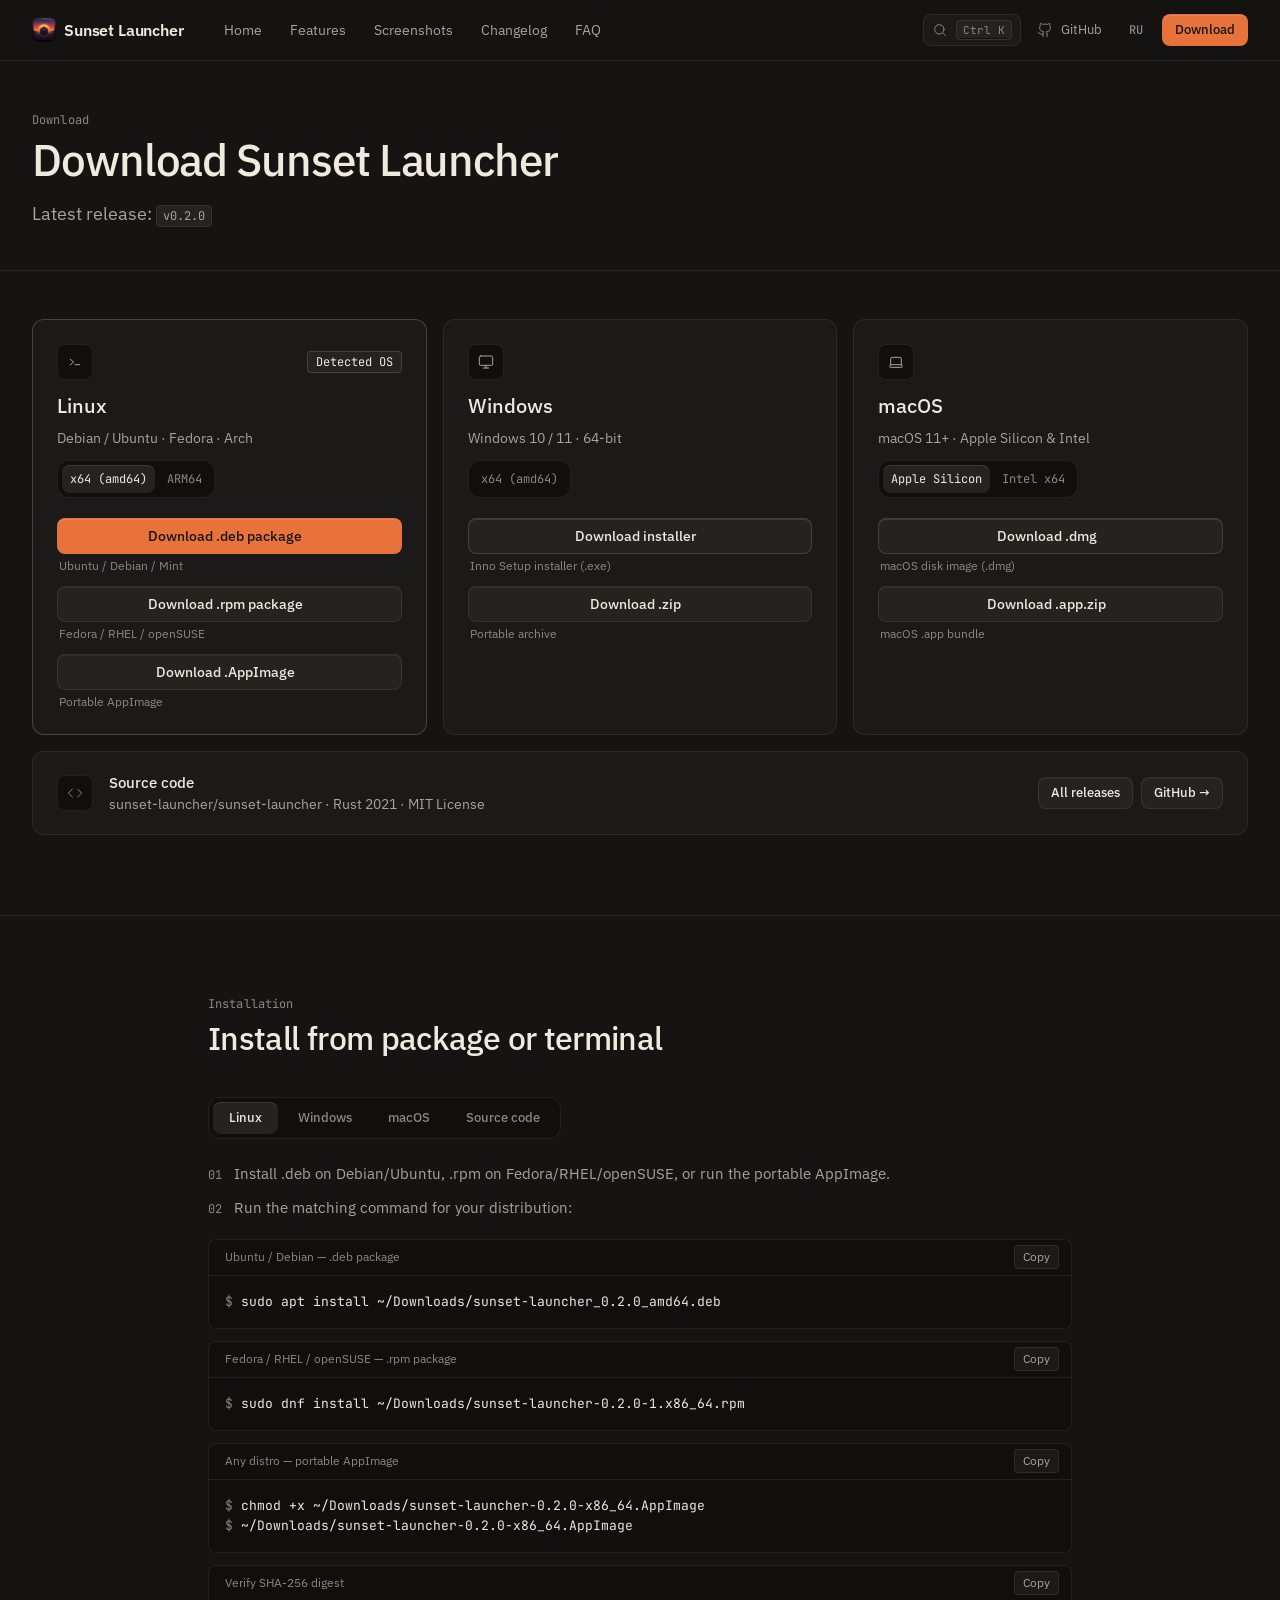
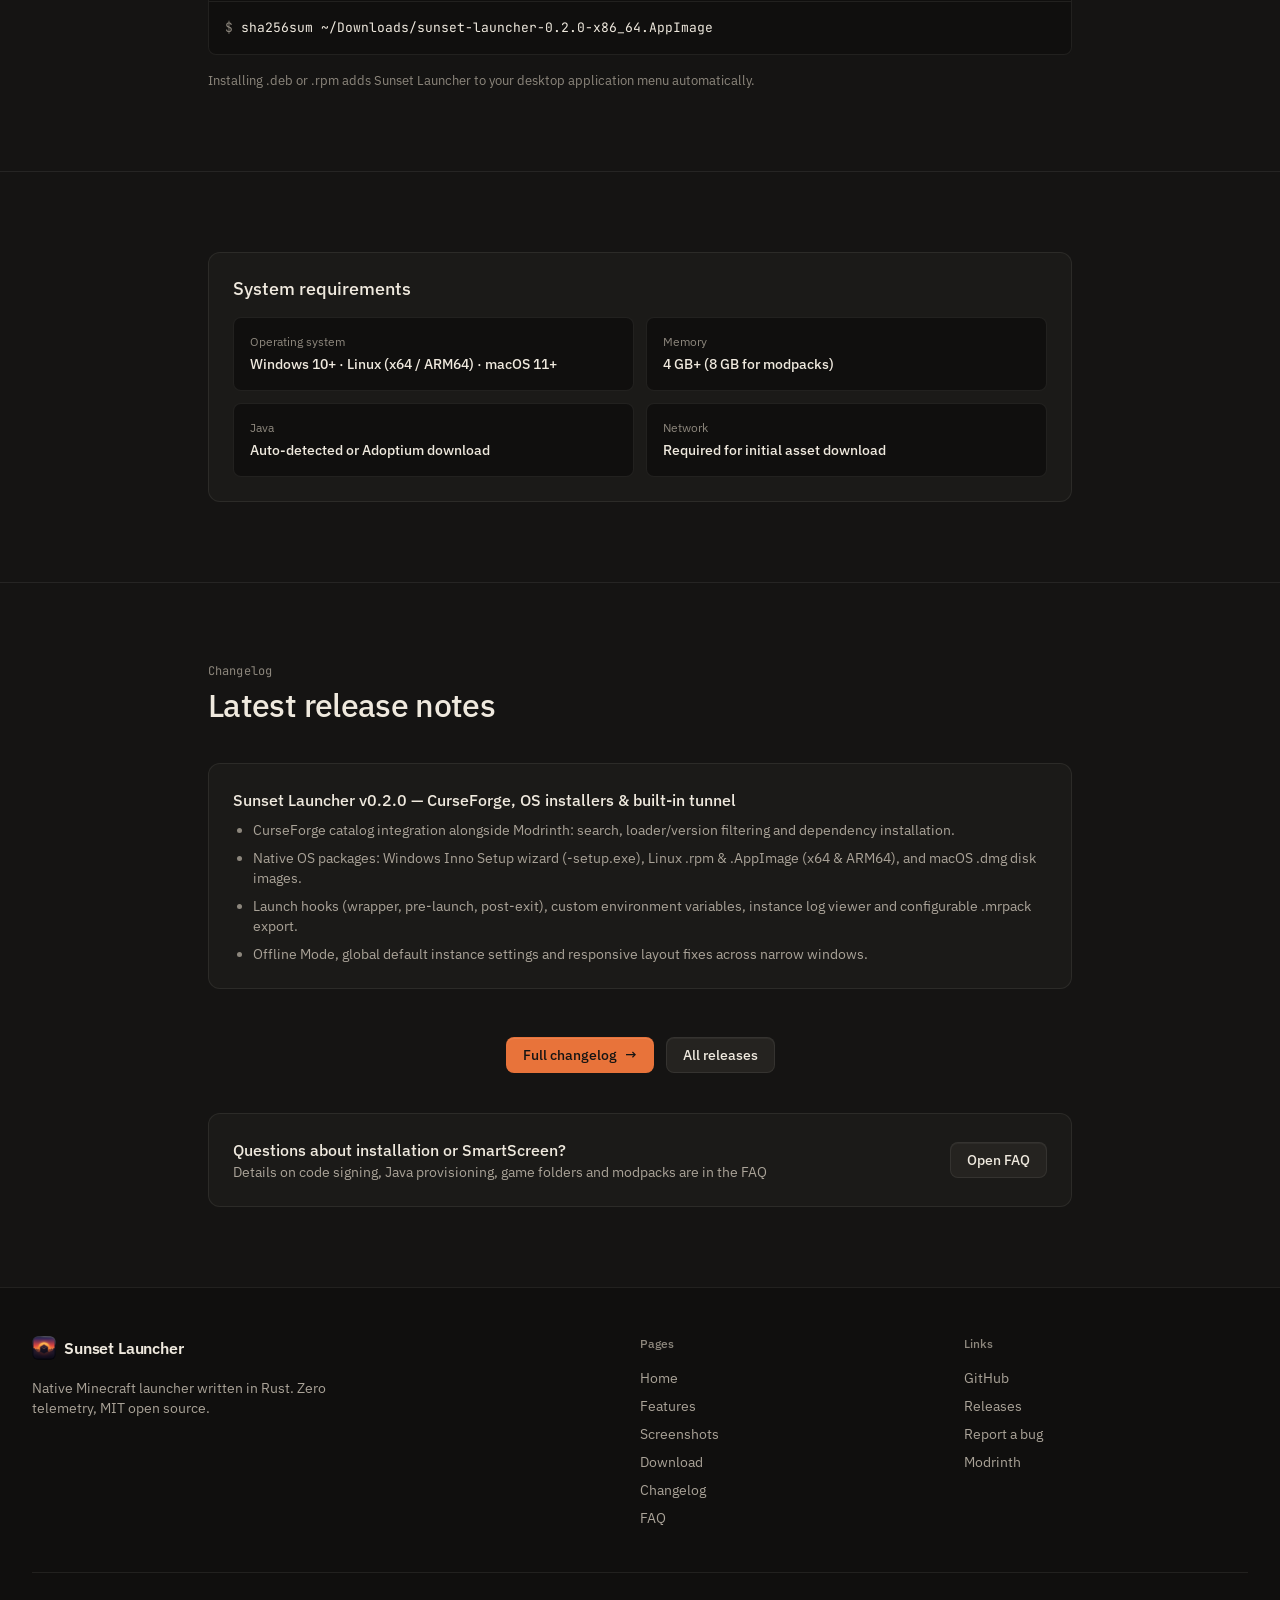
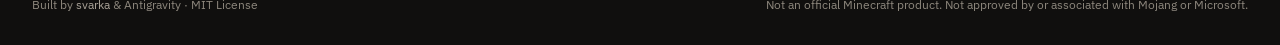
<file: download.html>
<!DOCTYPE html>
<html lang="ru">
<head>
  <meta charset="UTF-8" />
  <meta name="viewport" content="width=device-width, initial-scale=1.0" />
  <title>Скачать — Sunset Launcher</title>
  <meta name="theme-color" content="#151413" />
  <meta name="description" content="Скачать Sunset Launcher для Windows (установщик .exe, портативный .zip), Linux (.deb, .rpm, .AppImage) и macOS (.dmg, .app.zip) бесплатно из репозитория sunset-launcher/sunset-launcher." />
  <link rel="canonical" href="https://sunset-launcher.github.io/download.html" />
  <meta property="og:type" content="website" />
  <meta property="og:title" content="Скачать Sunset Launcher" />
  <meta property="og:url" content="https://sunset-launcher.github.io/download.html" />
  <meta property="og:image" content="https://sunset-launcher.github.io/assets/screenshots/library.jpg" />
  <meta name="twitter:card" content="summary_large_image" />
  <link rel="icon" href="assets/logo.ico" />
  <link rel="icon" type="image/png" href="assets/logo.png" />
  <link rel="apple-touch-icon" href="assets/logo.png" />
  <link rel="manifest" href="manifest.webmanifest" />
  <link rel="preconnect" href="https://fonts.googleapis.com" />
  <link rel="preconnect" href="https://fonts.gstatic.com" crossorigin />
  <link href="https://fonts.googleapis.com/css2?family=IBM+Plex+Sans:wght@400;500;600&family=JetBrains+Mono:wght@400;500&display=swap" rel="stylesheet" />
  <link rel="stylesheet" href="style.css?v=20261125c" />
</head>
<body data-page="download">
  <div id="app-header"></div>

  <main class="page">
    <section class="page-hero">
      <div class="container">
        <span class="eyebrow enter" style="--d:0" data-i18n="nav.download">Скачать</span>
        <h1 class="enter" style="--d:1" data-i18n="dp.title">Скачать Sunset Launcher</h1>
        <p class="lead enter" style="--d:2">
          <span data-i18n="dl.ver">Актуальный релиз:</span> <code class="mono-token version">v0.2.0</code>
          <span class="rel-date" id="relDate"></span>
        </p>
      </div>
    </section>

    <section class="section tight">
      <div class="container">
        <div class="os-cards">
          <div class="os-card" id="cardWin">
            <div class="os-card-top">
              <span class="os-card-ico" aria-hidden="true">
                <svg viewBox="0 0 24 24" width="16" height="16" fill="none" stroke="currentColor" stroke-width="1.5" stroke-linecap="round" stroke-linejoin="round"><rect width="20" height="14" x="2" y="3" rx="2"/><path d="M8 21h8"/><path d="M12 17v4"/></svg>
              </span>
              <span class="badge" data-i18n="dp.rec">Ваша ОС</span>
            </div>
            <h3>Windows</h3>
            <p class="muted">Windows 10 / 11 · <span data-i18n="dp.bit64">64-бит</span></p>
            <div class="arch-switch" data-i18n-aria="dp.archLabel" aria-label="Архитектура">
              <span class="arch-static">x64 (amd64)</span>
            </div>
            <div class="dl-options">
              <div class="dl-opt">
                <a class="btn btn-primary btn-block" data-dl data-dl-key="win-setup" href="https://github.com/sunset-launcher/sunset-launcher/releases/latest/download/sunset-launcher-windows-x64-setup.exe">
                  <span><span data-i18n="dp.get">Скачать</span> <span data-i18n="dl.winSetupLabel">установщик</span></span>
                  <small class="size" data-asset-key="win-setup"></small>
                </a>
                <div class="dl-opt-meta">
                  <span data-i18n="dp.winSetupSub">Мастер установки Inno Setup (.exe)</span>
                </div>
              </div>
              <div class="dl-opt">
                <a class="btn btn-ghost btn-block" data-dl data-dl-key="win-zip" href="https://github.com/sunset-launcher/sunset-launcher/releases/latest/download/sunset-launcher-windows-x64-portable.zip">
                  <span><span data-i18n="dp.get">Скачать</span> .zip</span>
                  <small class="size" data-asset-key="win-zip"></small>
                </a>
                <div class="dl-opt-meta">
                  <span data-i18n="dp.winZipSub">Портативный архив</span>
                </div>
              </div>
            </div>
          </div>

          <div class="os-card" id="cardLinux">
            <div class="os-card-top">
              <span class="os-card-ico" aria-hidden="true">
                <svg viewBox="0 0 24 24" width="16" height="16" fill="none" stroke="currentColor" stroke-width="1.5" stroke-linecap="round" stroke-linejoin="round"><path d="m5 8 5 4-5 4"/><path d="M12 16h7"/></svg>
              </span>
              <span class="badge" data-i18n="dp.rec">Ваша ОС</span>
            </div>
            <h3>Linux</h3>
            <p class="muted">Debian / Ubuntu · Fedora · Arch</p>
            <div class="arch-switch" role="group" data-i18n-aria="dp.archLabel" aria-label="Архитектура" data-arch-card="linux">
              <button type="button" class="arch-btn active" data-arch="x64">x64 (amd64)</button>
              <button type="button" class="arch-btn" data-arch="arm64">ARM64</button>
            </div>
            <div class="dl-options">
              <div class="dl-opt">
                <a class="btn btn-primary btn-block" data-dl data-dl-key="linux-deb-x64" id="btnLinuxDeb" href="https://github.com/sunset-launcher/sunset-launcher/releases/latest/download/sunset-launcher_0.2.0_amd64.deb">
                  <span><span data-i18n="dp.get">Скачать</span> <span data-i18n="dl.debShort">.deb пакет</span></span>
                  <small class="size" data-asset-key="linux-deb-x64" id="sizeLinuxDeb"></small>
                </a>
                <div class="dl-opt-meta">
                  <span data-i18n="dp.debSub">Ubuntu / Debian / Mint</span>
                </div>
              </div>
              <div class="dl-opt">
                <a class="btn btn-ghost btn-block" data-dl data-dl-key="linux-rpm-x64" id="btnLinuxRpm" href="https://github.com/sunset-launcher/sunset-launcher/releases/latest/download/sunset-launcher-0.2.0-1.x86_64.rpm">
                  <span><span data-i18n="dp.get">Скачать</span> <span data-i18n="dl.rpmShort">.rpm пакет</span></span>
                  <small class="size" data-asset-key="linux-rpm-x64" id="sizeLinuxRpm"></small>
                </a>
                <div class="dl-opt-meta">
                  <span data-i18n="dp.rpmSub">Fedora / RHEL / openSUSE</span>
                </div>
              </div>
              <div class="dl-opt">
                <a class="btn btn-ghost btn-block" data-dl data-dl-key="linux-appimage-x64" id="btnLinuxAppImage" href="https://github.com/sunset-launcher/sunset-launcher/releases/latest/download/sunset-launcher-0.2.0-x86_64.AppImage">
                  <span><span data-i18n="dp.get">Скачать</span> <span data-i18n="dl.appImageShort">.AppImage</span></span>
                  <small class="size" data-asset-key="linux-appimage-x64" id="sizeLinuxAppImage"></small>
                </a>
                <div class="dl-opt-meta">
                  <span data-i18n="dp.appImageSub">Портативный AppImage</span>
                </div>
              </div>
            </div>
          </div>

          <div class="os-card" id="cardMac">
            <div class="os-card-top">
              <span class="os-card-ico" aria-hidden="true">
                <svg viewBox="0 0 24 24" width="16" height="16" fill="none" stroke="currentColor" stroke-width="1.5" stroke-linecap="round" stroke-linejoin="round"><path d="M20 16V7a2 2 0 0 0-2-2H6a2 2 0 0 0-2 2v9m16 0H4m16 0 1.28 2.55a1 1 0 0 1-.9 1.45H3.62a1 1 0 0 1-.9-1.45L4 16"/></svg>
              </span>
              <span class="badge" data-i18n="dp.rec">Ваша ОС</span>
            </div>
            <h3>macOS</h3>
            <p class="muted" data-i18n="dp.macSub">macOS 11+ · Apple Silicon и Intel</p>
            <div class="arch-switch" role="group" data-i18n-aria="dp.archLabel" aria-label="Архитектура" data-arch-card="mac">
              <button type="button" class="arch-btn active" data-arch="arm64">Apple Silicon</button>
              <button type="button" class="arch-btn" data-arch="x64">Intel x64</button>
            </div>
            <div class="dl-options">
              <div class="dl-opt">
                <a class="btn btn-primary btn-block" data-dl data-dl-key="mac-dmg-arm64" id="btnMacDmg" href="https://github.com/sunset-launcher/sunset-launcher/releases/latest/download/sunset-launcher-macos-arm64.dmg">
                  <span><span data-i18n="dp.get">Скачать</span> <span data-i18n="dl.dmgShort">.dmg</span></span>
                  <small class="size" data-asset-key="mac-dmg-arm64" id="sizeMacDmg"></small>
                </a>
                <div class="dl-opt-meta">
                  <span data-i18n="dp.macDmgSub">Образ диска .dmg</span>
                </div>
              </div>
              <div class="dl-opt">
                <a class="btn btn-ghost btn-block" data-dl data-dl-key="mac-app-arm64" id="btnMacApp" href="https://github.com/sunset-launcher/sunset-launcher/releases/latest/download/sunset-launcher-macos-arm64.app.zip">
                  <span><span data-i18n="dp.get">Скачать</span> .app.zip</span>
                  <small class="size" data-asset-key="mac-app-arm64" id="sizeMacApp"></small>
                </a>
                <div class="dl-opt-meta">
                  <span data-i18n="dp.macAppSub">Пакет приложения .app</span>
                </div>
              </div>
            </div>
          </div>
        </div>

        <div class="src-strip">
          <div class="src-strip-left">
            <span class="src-ico" aria-hidden="true">
              <svg viewBox="0 0 24 24" width="16" height="16" fill="none" stroke="currentColor" stroke-width="1.5" stroke-linecap="round" stroke-linejoin="round"><path d="m16 18 6-6-6-6"/><path d="m8 6-6 6 6 6"/></svg>
            </span>
            <div>
              <b data-i18n="dl.src">Исходный код</b>
              <p class="muted" data-i18n="dp.srcDesc">sunset-launcher/sunset-launcher · Rust 2021 · MIT License</p>
            </div>
          </div>
          <div class="src-strip-actions">
            <a class="btn btn-ghost btn-sm" href="https://github.com/sunset-launcher/sunset-launcher/releases" target="_blank" rel="noopener" data-i18n="dl.all">Все релизы</a>
            <a class="btn btn-ghost btn-sm" href="https://github.com/sunset-launcher/sunset-launcher" target="_blank" rel="noopener">GitHub →</a>
          </div>
        </div>
      </div>
    </section>

    <section class="section">
      <div class="container narrow">
        <div class="section-head">
          <span class="eyebrow" data-i18n="dp.install">Установка</span>
          <h2 data-i18n="dp.howto">Установка из пакета или терминала</h2>
        </div>
        <div class="seg" role="tablist">
          <button class="seg-btn active" type="button" role="tab" aria-selected="true" data-os="linux">Linux</button>
          <button class="seg-btn" type="button" role="tab" aria-selected="false" data-os="windows">Windows</button>
          <button class="seg-btn" type="button" role="tab" aria-selected="false" data-os="macos">macOS</button>
          <button class="seg-btn" type="button" role="tab" aria-selected="false" data-os="source" data-i18n="dl.src">Исходный код</button>
        </div>

        <div class="os-panel active" data-panel="linux">
          <ol class="steps">
            <li data-i18n="dp.l1">Установите .deb на Ubuntu / Debian / Mint, .rpm на Fedora / RHEL / openSUSE, либо запустите портативный AppImage.</li>
            <li data-i18n="dp.l2">Выполните команду для вашего дистрибутива:</li>
          </ol>
          <div class="terminal">
            <div class="term-head"><span data-i18n="dp.termDeb">Ubuntu / Debian — пакет .deb</span><button class="copy" type="button" data-i18n="dl.copy">Копировать</button></div>
            <pre><span class="c">$</span> sudo apt install ~/Downloads/<span data-deb-file="amd64">sunset-launcher_0.2.0_amd64.deb</span></pre>
          </div>
          <div class="terminal">
            <div class="term-head"><span data-i18n="dp.termRpm">Fedora / RHEL / openSUSE — пакет .rpm</span><button class="copy" type="button" data-i18n="dl.copy">Копировать</button></div>
            <pre><span class="c">$</span> sudo dnf install ~/Downloads/<span data-rpm-file="x86_64">sunset-launcher-0.2.0-1.x86_64.rpm</span></pre>
          </div>
          <div class="terminal">
            <div class="term-head"><span data-i18n="dp.termAppImage">Любой дистрибутив — портативный AppImage</span><button class="copy" type="button" data-i18n="dl.copy">Копировать</button></div>
            <pre><span class="c">$</span> chmod +x ~/Downloads/<span data-appimage-file="x86_64">sunset-launcher-0.2.0-x86_64.AppImage</span>
<span class="c">$</span> ~/Downloads/<span data-appimage-file="x86_64">sunset-launcher-0.2.0-x86_64.AppImage</span></pre>
          </div>
          <div class="terminal">
            <div class="term-head"><span data-i18n="dp.verifyLinux">Проверка контрольной суммы SHA-256</span><button class="copy" type="button" data-i18n="dl.copy">Копировать</button></div>
            <pre><span class="c">$</span> sha256sum ~/Downloads/<span data-appimage-file="x86_64">sunset-launcher-0.2.0-x86_64.AppImage</span></pre>
          </div>
          <p class="hint" data-i18n="dp.l3">При установке .deb или .rpm ярлык Sunset Launcher автоматически добавляется в меню приложений.</p>
        </div>

        <div class="os-panel" data-panel="windows">
          <ol class="steps">
            <li data-i18n="dp.w1">Скачайте установщик sunset-launcher-windows-x64-setup.exe или портативный архив .zip.</li>
            <li data-i18n="dp.w2">Запустите мастер установки или распакуйте .zip в любую папку.</li>
            <li data-i18n="dp.w3">При появлении окна SmartScreen выберите «Подробнее» → «Выполнить в любом случае».</li>
          </ol>
          <div class="terminal">
            <div class="term-head"><span data-i18n="dp.verify">PowerShell — проверка SHA-256</span><button class="copy" type="button" data-i18n="dl.copy">Копировать</button></div>
            <pre><span class="c">&gt;</span> Get-FileHash .\sunset-launcher-windows-x64-setup.exe -Algorithm SHA256</pre>
          </div>
        </div>

        <div class="os-panel" data-panel="macos">
          <ol class="steps">
            <li data-i18n="dp.m1">Скачайте sunset-launcher-macos-arm64.dmg (Apple Silicon) или sunset-launcher-macos-x64.dmg (Intel).</li>
            <li data-i18n="dp.m2">Откройте .dmg и перенесите Sunset Launcher.app в папку /Applications.</li>
            <li data-i18n="dp.m3">Снимите карантин Gatekeeper перед первым запуском неподписанной сборки:</li>
          </ol>
          <div class="terminal">
            <div class="term-head"><span>zsh / bash</span><button class="copy" type="button" data-i18n="dl.copy">Копировать</button></div>
            <pre><span class="c">$</span> xattr -cr "/Applications/Sunset Launcher.app"
<span class="c">$</span> open -a "Sunset Launcher"</pre>
          </div>
          <div class="terminal">
            <div class="term-head"><span data-i18n="dp.verifyLinux">Проверка контрольной суммы SHA-256</span><button class="copy" type="button" data-i18n="dl.copy">Копировать</button></div>
            <pre><span class="c">$</span> shasum -a 256 ~/Downloads/sunset-launcher-macos-arm64.dmg</pre>
          </div>
        </div>

        <div class="os-panel" data-panel="source">
          <ol class="steps">
            <li data-i18n="dp.s1">Установите инструментарий Rust через rustup.</li>
            <li data-i18n="dp.s2">Склонируйте репозиторий и соберите релизный бинарник:</li>
          </ol>
          <div class="terminal">
            <div class="term-head"><span>bash</span><button class="copy" type="button" data-i18n="dl.copy">Копировать</button></div>
            <pre><span class="c">$</span> git clone https://github.com/sunset-launcher/sunset-launcher
<span class="c">$</span> cd sunset-launcher
<span class="c">$</span> cargo build --release
<span class="c">$</span> ./target/release/mc-launcher</pre>
          </div>
        </div>
      </div>
    </section>

    <section class="section">
      <div class="container narrow">
        <div class="req">
          <h3 data-i18n="dp.req">Системные требования</h3>
          <div class="req-grid">
            <div><small data-i18n="dp.r1">Операционная система</small><b>Windows 10+ · Linux (x64 / ARM64) · macOS 11+</b></div>
            <div><small data-i18n="dp.r2">Оперативная память</small><b data-i18n="dp.r2v">4 ГБ+ (8 ГБ для модпаков)</b></div>
            <div><small>Java</small><b data-i18n="dp.r3v">Автопоиск или загрузка Adoptium</b></div>
            <div><small data-i18n="dp.r4">Сеть</small><b data-i18n="dp.r4v">Нужна для первой загрузки ассетов</b></div>
          </div>
        </div>
      </div>
    </section>

    <section class="section">
      <div class="container narrow">
        <div class="section-head">
          <span class="eyebrow" data-i18n="nav.changelog">Чейнджлог</span>
          <h2 data-i18n="dp.changes">Примечания к актуальному релизу</h2>
        </div>
        <div class="changelog" id="changelog" data-curated-ver="v0.2.0">
          <h3 data-i18n="dp.v019.h">Sunset Launcher v0.2.0 — CurseForge, установщики ОС и встроенный туннель</h3>
          <ul>
            <li data-i18n="dp.v019.b1">Интеграция каталога CurseForge наряду с Modrinth: поиск, фильтрация по загрузчику и версии и установка зависимостей.</li>
            <li data-i18n="dp.v019.b2">Нативные пакеты для ОС: мастер установки Windows (-setup.exe), Linux .rpm и .AppImage (x64 и ARM64) и образы macOS .dmg.</li>
            <li data-i18n="dp.v019.b3">Хуки запуска (wrapper, pre-launch, post-exit), переменные окружения, просмотр логов сборки и настраиваемый экспорт .mrpack.</li>
            <li data-i18n="dp.v019.b4">Автономный режим Offline Mode, глобальные настройки сборок по умолчанию и исправления вёрстки на узких окнах.</li>
          </ul>
          <div id="changelogAssets"></div>
        </div>
        <div class="rel-history" id="relHistory" hidden></div>
        <div class="center hero-cta center-row">
          <a class="btn btn-primary" href="changelog.html"><span data-i18n="dp.fullCl">Полный чейнджлог</span> <span aria-hidden="true">→</span></a>
          <a class="btn btn-ghost" href="https://github.com/sunset-launcher/sunset-launcher/releases" target="_blank" rel="noopener" data-i18n="dl.all">Все релизы</a>
        </div>

        <div class="help-card">
          <div>
            <h3 data-i18n="dp.faqTitle">Вопросы по установке или SmartScreen?</h3>
            <p class="muted" data-i18n="dp.faqDesc">Подробности о подписи кода, загрузке Java, папках игры и модпаках собраны в FAQ</p>
          </div>
          <a class="btn btn-ghost" href="faq.html" data-i18n="dp.faqBtn">Открыть FAQ</a>
        </div>
      </div>
    </section>
  </main>

  <div id="app-footer"></div>
  <script src="script.js?v=20261125c"></script>
</body>
</html>
</file>
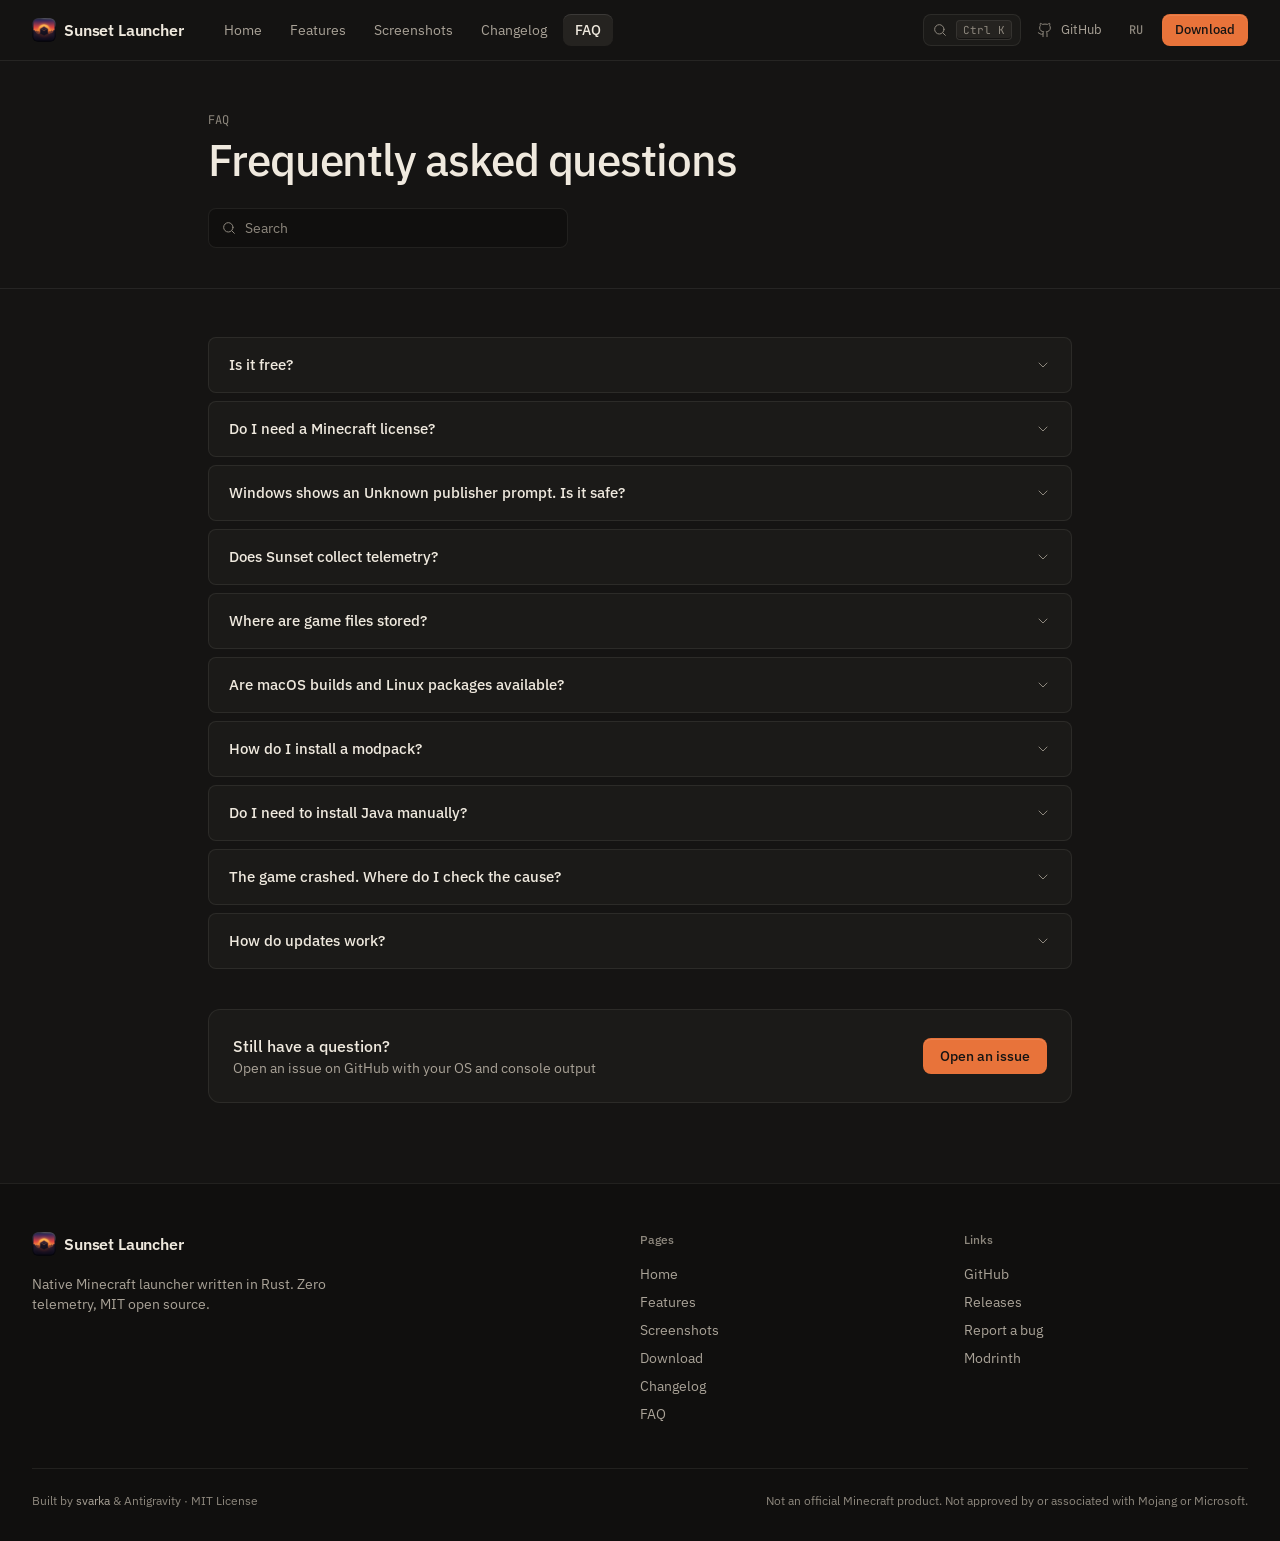
<file: faq.html>
<!DOCTYPE html>
<html lang="ru">
<head>
  <meta charset="UTF-8" />
  <meta name="viewport" content="width=device-width, initial-scale=1.0" />
  <title>FAQ — Sunset Launcher</title>
  <meta name="theme-color" content="#151413" />
  <meta name="description" content="Частые вопросы о Sunset Launcher: лицензия, аккаунты, SmartScreen, приватность, Java, модпаки и обновления." />
  <link rel="canonical" href="https://sunset-launcher.github.io/faq.html" />
  <meta property="og:type" content="website" />
  <meta property="og:title" content="FAQ — Sunset Launcher" />
  <meta property="og:url" content="https://sunset-launcher.github.io/faq.html" />
  <meta property="og:image" content="https://sunset-launcher.github.io/assets/screenshots/library.jpg" />
  <meta name="twitter:card" content="summary_large_image" />
  <link rel="icon" href="assets/logo.ico" />
  <link rel="icon" type="image/png" href="assets/logo.png" />
  <link rel="apple-touch-icon" href="assets/logo.png" />
  <link rel="manifest" href="manifest.webmanifest" />
  <link rel="preconnect" href="https://fonts.googleapis.com" />
  <link rel="preconnect" href="https://fonts.gstatic.com" crossorigin />
  <link href="https://fonts.googleapis.com/css2?family=IBM+Plex+Sans:wght@400;500;600&family=JetBrains+Mono:wght@400;500&display=swap" rel="stylesheet" />
  <link rel="stylesheet" href="style.css?v=20261125c" />
</head>
<body data-page="faq">
  <div id="app-header"></div>

  <main class="page">
    <section class="page-hero">
      <div class="container narrow">
        <span class="eyebrow enter" style="--d:0">FAQ</span>
        <h1 class="enter" style="--d:1" data-i18n="qp.title">Частые вопросы</h1>
        <div class="page-controls enter" style="--d:2">
          <div class="search">
            <svg viewBox="0 0 24 24" width="16" height="16" fill="none" stroke="currentColor" stroke-width="1.5" stroke-linecap="round" stroke-linejoin="round" aria-hidden="true"><circle cx="11" cy="11" r="7"/><path d="m20 20-3.5-3.5"/></svg>
            <input id="faqSearch" type="search" placeholder="Поиск" data-i18n-ph="qp.search" />
          </div>
        </div>
      </div>
    </section>

    <section class="section tight">
      <div class="container narrow">
        <div class="faq" id="faqList">
          <details id="q1"><summary data-i18n="q1">Это бесплатно?</summary><div class="ans"><p data-i18n="a1">Да. Sunset Launcher распространяется под лицензией MIT, полный исходный код открыт на GitHub.</p></div></details>
          <details id="q2"><summary data-i18n="q2">Нужна ли лицензия Minecraft?</summary><div class="ans"><p data-i18n="a2">Для входа через Microsoft нужна купленная копия игры. Также поддерживаются аккаунты Ely.by и офлайн-режим.</p></div></details>
          <details id="q3"><summary data-i18n="q3">Windows пишет «Неизвестный издатель». Это безопасно?</summary><div class="ans"><p data-i18n="a3">Сборки пока не подписаны сертификатом Authenticode, поэтому SmartScreen предупреждает при первом запуске. Выберите «Подробнее» → «Выполнить в любом случае». Вы можете сверить контрольную сумму SHA-256 в GitHub Releases или собрать лаунчер из исходного кода.</p></div></details>
          <details id="q4"><summary data-i18n="q4">Собирает ли лаунчер телеметрию?</summary><div class="ans"><p data-i18n="a4">Нет. Никакой аналитики и телеметрии нет. Токены хранятся локально в системном OS Keyring. Сетевые запросы отправляются только к Mojang, Modrinth, CurseForge, серверам метаданных загрузчиков, Adoptium, Microsoft / Ely.by и GitHub Releases.</p></div></details>
          <details id="q5"><summary data-i18n="q5">Где хранятся файлы игры?</summary><div class="ans"><p data-i18n="a5">Linux: ~/.local/share/sunset-launcher. Windows: %LOCALAPPDATA%\sunset-launcher. macOS: ~/Library/Application Support/sunset-launcher. Внутри расположены профили, версии, библиотеки, ассеты и изолированные папки instances/&lt;name&gt;.</p></div></details>
          <details id="q6"><summary data-i18n="q6">Доступны ли сборки для macOS и пакеты для Linux?</summary><div class="ans"><p data-i18n="a6">Да. На странице загрузки и в GitHub Releases публикуются сборки для Windows (установщик .exe и портативный .zip), Linux (.deb, .rpm и .AppImage для x64 и ARM64) и macOS (.dmg и .app.zip для Apple Silicon и Intel).</p></div></details>
          <details id="q7"><summary data-i18n="q7">Как установить модпак?</summary><div class="ans"><p data-i18n="a7">Откройте вкладку Discover, выберите модпак из Modrinth или CurseForge и нажмите «Установить» — либо импортируйте локальный файл .mrpack. Лаунчер сам создаст изолированную сборку и скачает файлы.</p></div></details>
          <details id="q8"><summary data-i18n="q8">Нужно ли устанавливать Java вручную?</summary><div class="ans"><p data-i18n="a8">Нет. Sunset находит установленные версии Java в системе и при необходимости скачивает подходящую среду Adoptium в свою директорию автоматически.</p></div></details>
          <details id="q9"><summary data-i18n="q9">Игра вылетела. Где посмотреть причину?</summary><div class="ans"><p data-i18n="a9">Откройте вкладку Console, чтобы увидеть сводку сбоя и скопировать полный отчёт одной кнопкой. В большинстве случаев модпакам помогает увеличение лимита RAM или выбор пресета JVM в настройках сборки.</p></div></details>
          <details id="q10"><summary data-i18n="q10">Как работают обновления?</summary><div class="ans"><p data-i18n="a10">Лаунчер проверяет GitHub Releases, сверяет контрольную сумму SHA-256 и предлагает установить обновление прямо из интерфейса.</p></div></details>
        </div>
        <p class="muted center empty" id="faqEmpty" hidden data-i18n="qp.empty">По вашему запросу вопросов не найдено</p>

        <div class="help-card">
          <div>
            <h3 data-i18n="qp.help">Остался вопрос?</h3>
            <p class="muted" data-i18n="qp.helpd">Создайте issue на GitHub, указав вашу ОС и вывод консоли</p>
          </div>
          <a class="btn btn-primary" href="https://github.com/sunset-launcher/sunset-launcher/issues" target="_blank" rel="noopener" data-i18n="qp.issue">Открыть issue</a>
        </div>
      </div>
    </section>
  </main>

  <div id="app-footer"></div>
  <script src="script.js?v=20261125c"></script>
</body>
</html>
</file>
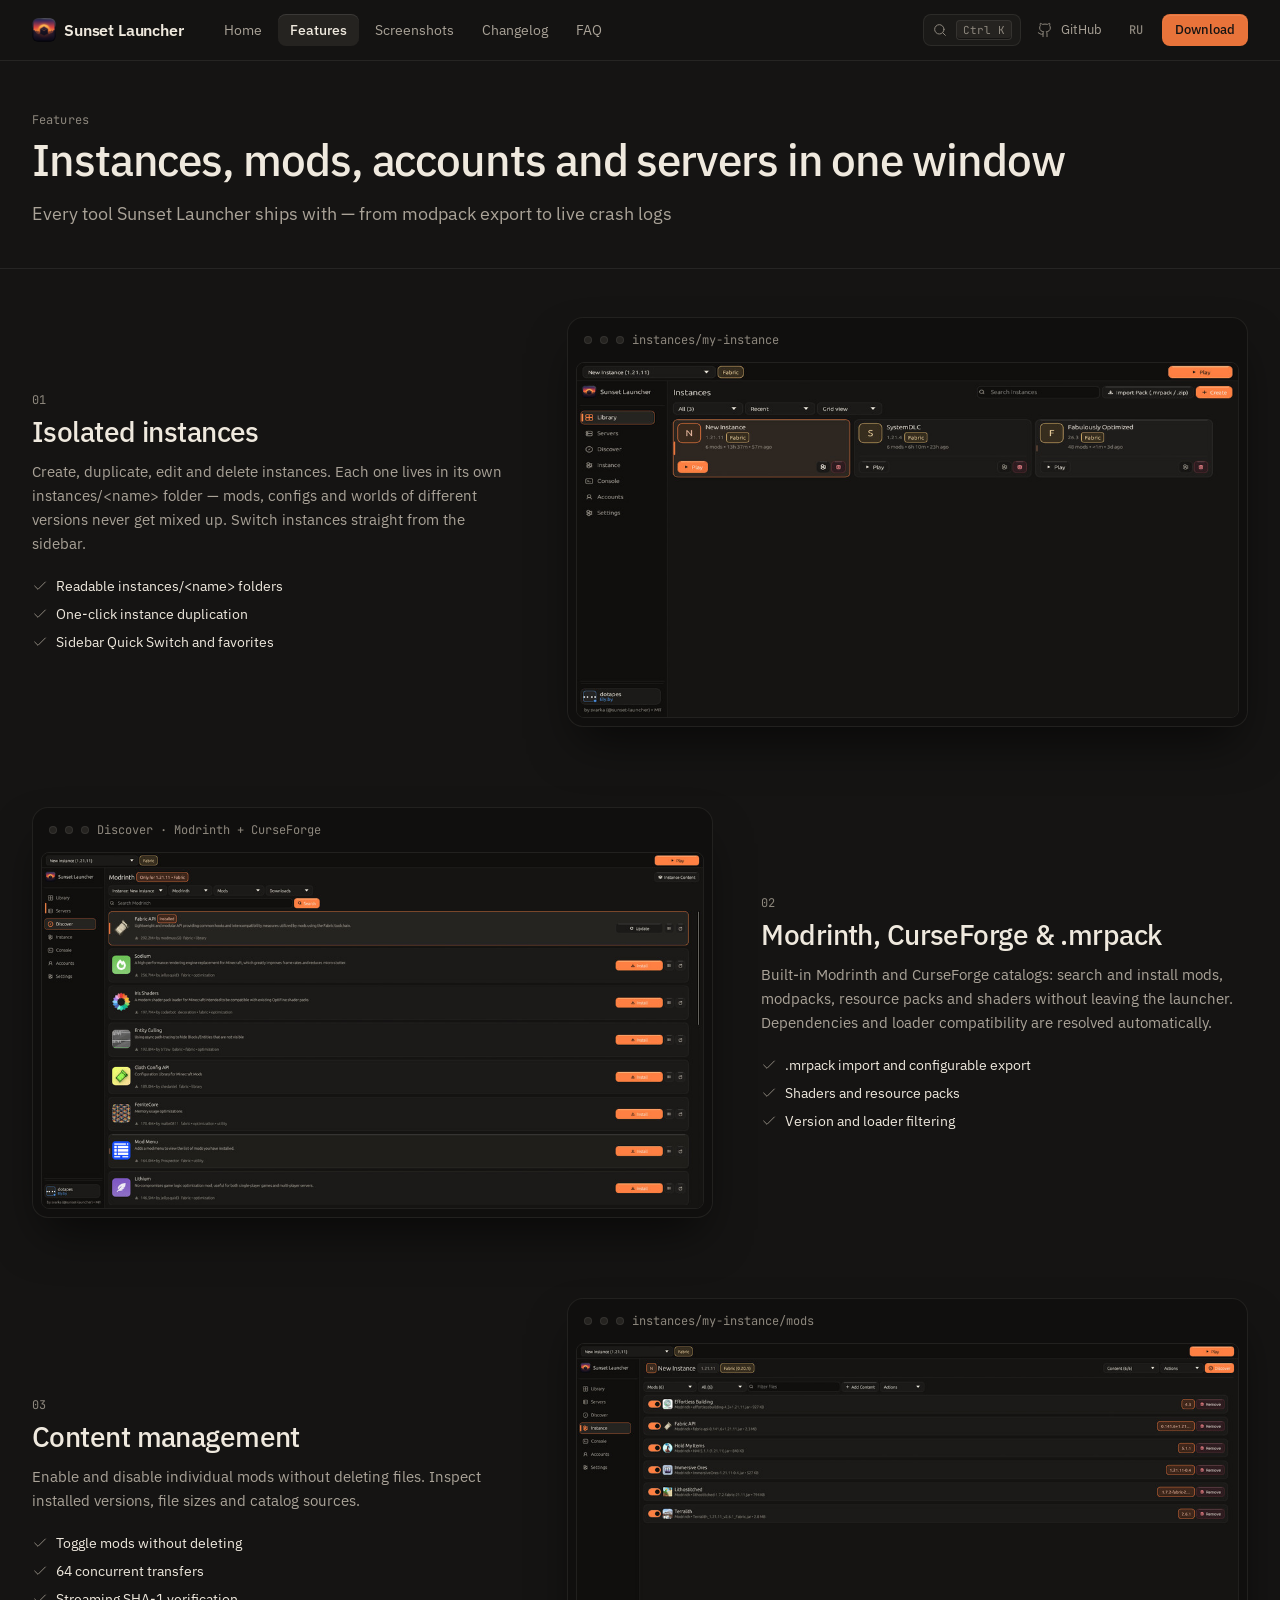
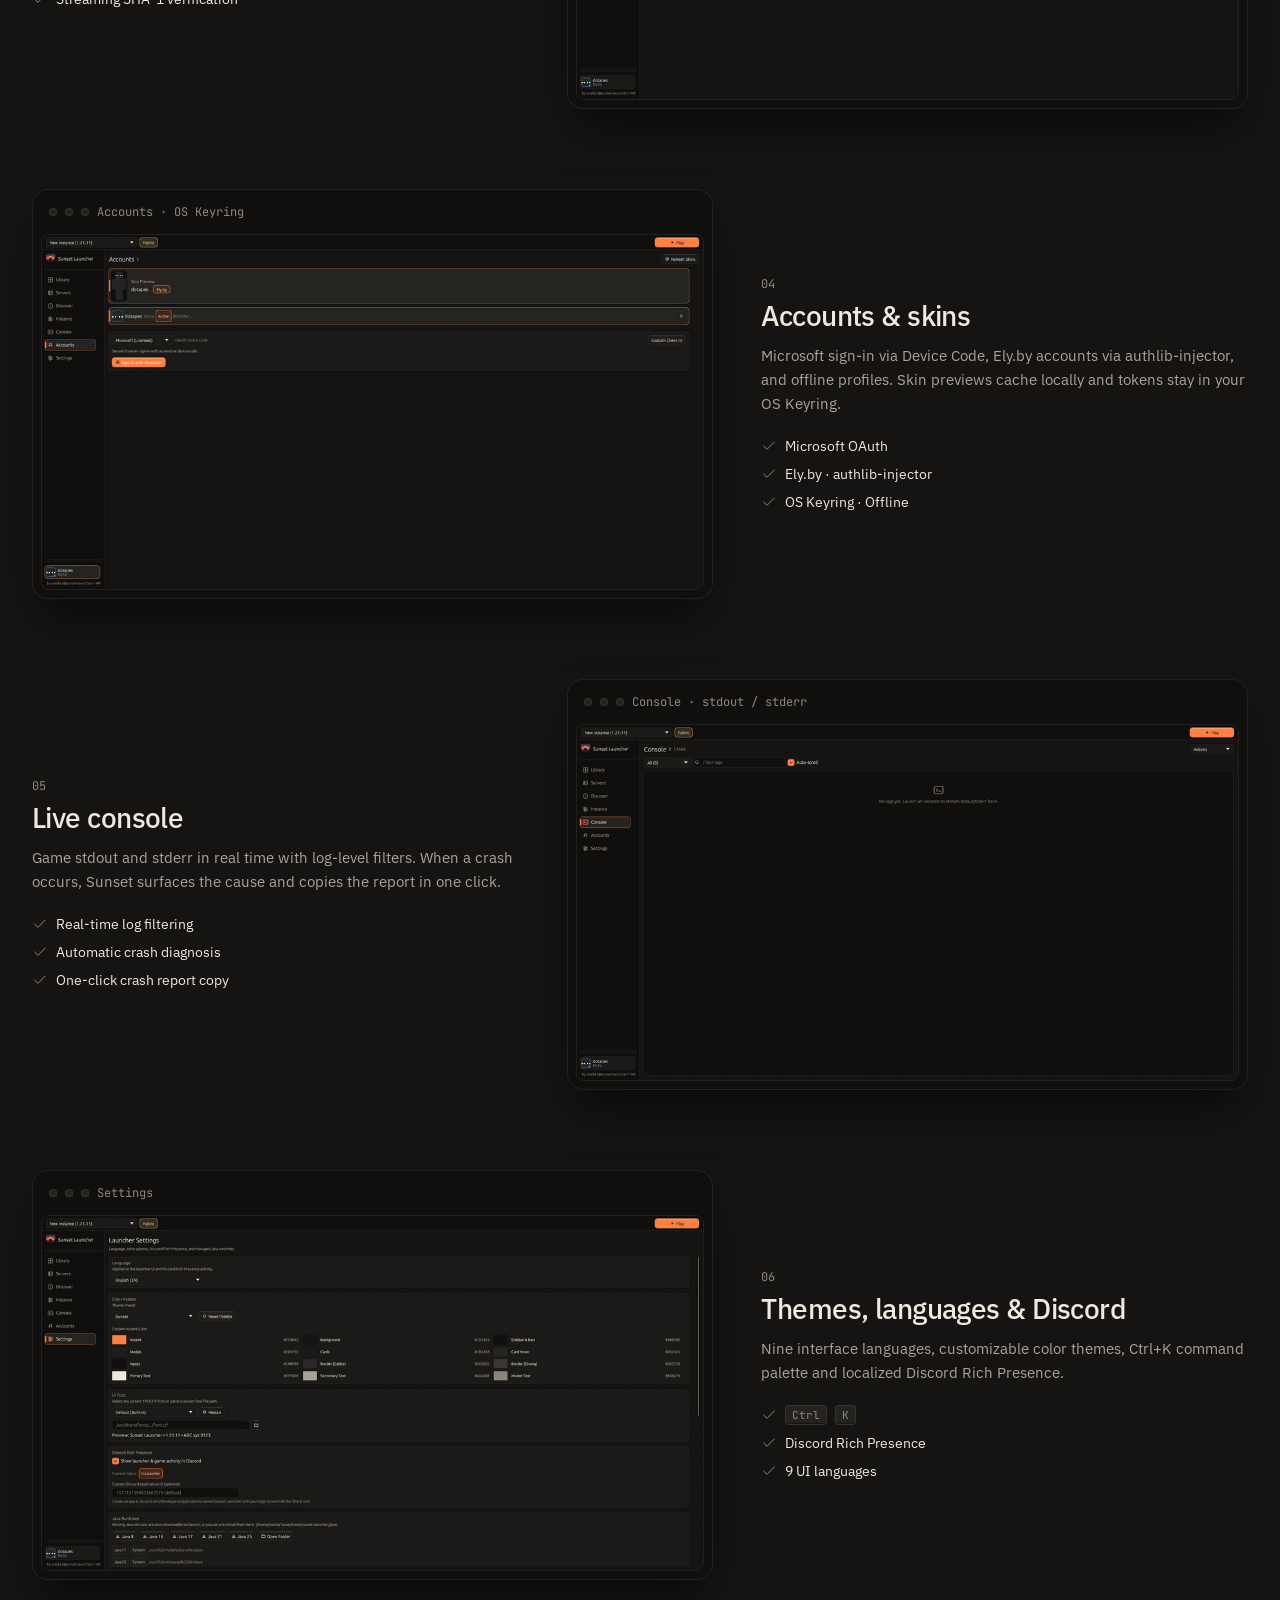
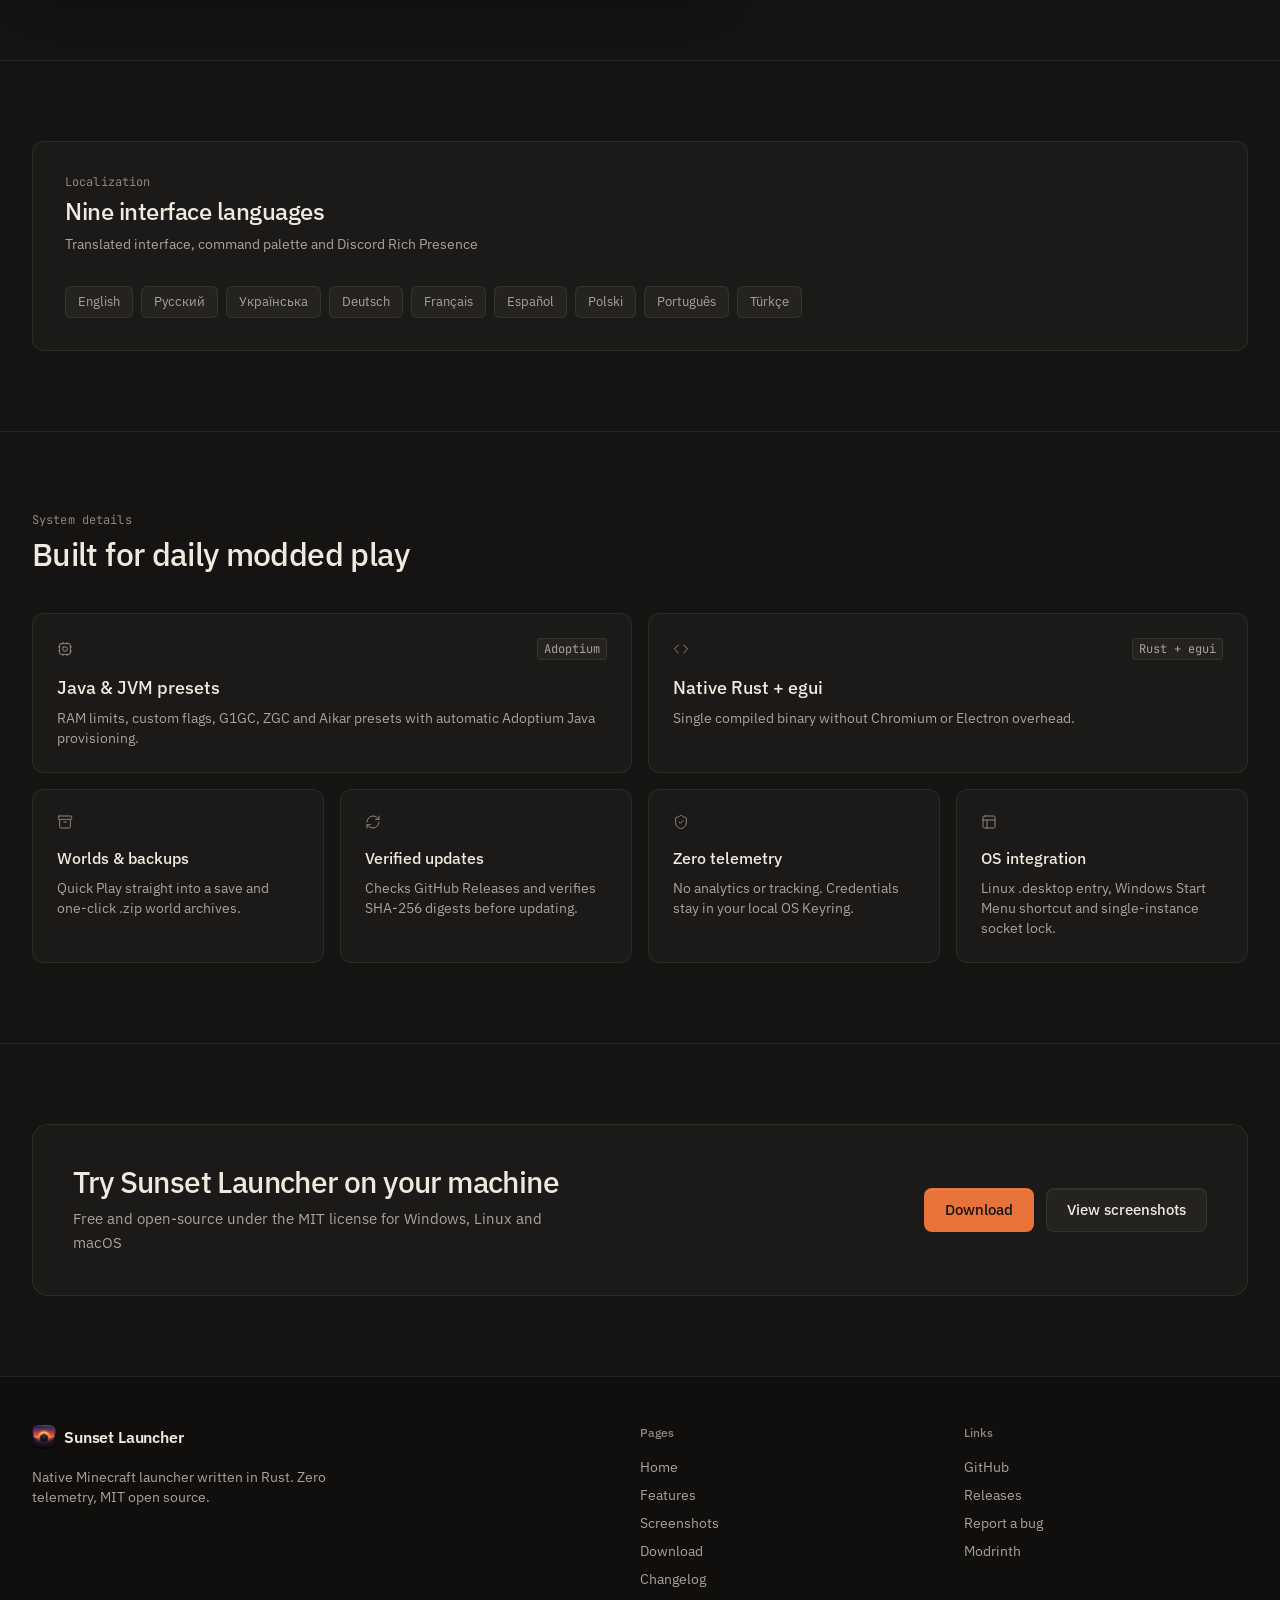
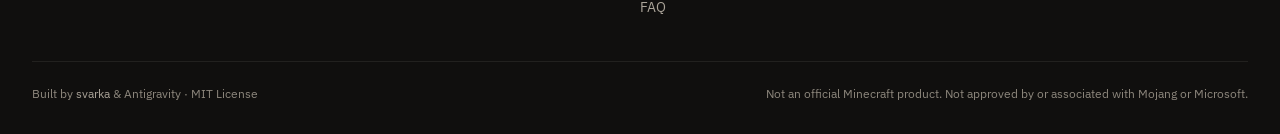
<file: features.html>
<!DOCTYPE html>
<html lang="ru">
<head>
  <meta charset="UTF-8" />
  <meta name="viewport" content="width=device-width, initial-scale=1.0" />
  <title>Возможности — Sunset Launcher</title>
  <meta name="theme-color" content="#151413" />
  <meta name="description" content="Возможности Sunset Launcher: изолированные сборки, Modrinth, CurseForge и .mrpack, аккаунты Microsoft и Ely.by, серверы с туннелем bore и живая консоль." />
  <link rel="canonical" href="https://sunset-launcher.github.io/features.html" />
  <meta property="og:type" content="website" />
  <meta property="og:title" content="Возможности — Sunset Launcher" />
  <meta property="og:url" content="https://sunset-launcher.github.io/features.html" />
  <meta property="og:image" content="https://sunset-launcher.github.io/assets/screenshots/discover.jpg" />
  <meta name="twitter:card" content="summary_large_image" />
  <link rel="icon" href="assets/logo.ico" />
  <link rel="icon" type="image/png" href="assets/logo.png" />
  <link rel="apple-touch-icon" href="assets/logo.png" />
  <link rel="manifest" href="manifest.webmanifest" />
  <link rel="preconnect" href="https://fonts.googleapis.com" />
  <link rel="preconnect" href="https://fonts.gstatic.com" crossorigin />
  <link href="https://fonts.googleapis.com/css2?family=IBM+Plex+Sans:wght@400;500;600&family=JetBrains+Mono:wght@400;500&display=swap" rel="stylesheet" />
  <link rel="stylesheet" href="style.css?v=20261125c" />
</head>
<body data-page="features">
  <div id="app-header"></div>

  <main class="page">
    <section class="page-hero">
      <div class="container">
        <span class="eyebrow enter" style="--d:0" data-i18n="nav.features">Возможности</span>
        <h1 class="enter" style="--d:1" data-i18n="fp.title">Сборки, моды, аккаунты и серверы в одном окне</h1>
        <p class="lead enter" style="--d:2" data-i18n="fp.lead">Все инструменты Sunset Launcher — от экспорта модпаков до живых логов вылетов</p>
      </div>
    </section>

    <section class="section tight">
      <div class="container rows">
        <div class="row">
          <div class="row-text">
            <span class="row-num">01</span>
            <h2 data-i18n="f1.t">Изолированные сборки</h2>
            <p data-i18n="f1.long">Создавайте, дублируйте, настраивайте и удаляйте сборки. Каждая хранится в собственной папке instances/&lt;name&gt; — моды, конфиги и миры разных версий не смешиваются. Переключайтесь между профилями прямо из боковой панели.</p>
            <ul class="checks">
              <li data-i18n="f1.c1">Читаемые папки instances/&lt;name&gt;</li>
              <li data-i18n="f1.c2">Дублирование сборки в один клик</li>
              <li data-i18n="f1.c3">Быстрый переход из боковой панели и избранное</li>
            </ul>
          </div>
          <div class="row-media window zoomable" tabindex="0" role="button" data-src="assets/screenshots/library.jpg" data-cap-key="scr.t1" data-desc-key="scr.d1">
            <div class="window-bar">
              <div class="window-dots"><span class="wdot"></span><span class="wdot"></span><span class="wdot"></span><span class="window-title">instances/my-instance</span></div>
            </div>
            <img src="assets/screenshots/library.jpg" width="1024" height="549" alt="Sunset Launcher — библиотека сборок" loading="lazy" />
          </div>
        </div>

        <div class="row reverse">
          <div class="row-text">
            <span class="row-num">02</span>
            <h2 data-i18n="f2.t">Modrinth, CurseForge и .mrpack</h2>
            <p data-i18n="f2.long">Встроенные каталоги Modrinth и CurseForge: ищите и устанавливайте моды, модпаки, ресурспаки и шейдеры, не выходя из лаунчера. Зависимости и совместимость с загрузчиком проверяются автоматически.</p>
            <ul class="checks">
              <li data-i18n="f2.c1">Импорт и настраиваемый экспорт .mrpack</li>
              <li data-i18n="f2.c2">Шейдеры и ресурспаки</li>
              <li data-i18n="f2.c3">Фильтрация по версии игры и загрузчику</li>
            </ul>
          </div>
          <div class="row-media window zoomable" tabindex="0" role="button" data-src="assets/screenshots/discover.jpg" data-cap-key="scr.t2" data-desc-key="scr.d2">
            <div class="window-bar">
              <div class="window-dots"><span class="wdot"></span><span class="wdot"></span><span class="wdot"></span><span class="window-title">Discover · Modrinth + CurseForge</span></div>
            </div>
            <img src="assets/screenshots/discover.jpg" width="1024" height="549" alt="Sunset Launcher — каталог модов" loading="lazy" />
          </div>
        </div>

        <div class="row">
          <div class="row-text">
            <span class="row-num">03</span>
            <h2 data-i18n="f3b.t">Управление контентом</h2>
            <p data-i18n="f3b.long">Включайте и отключайте отдельные моды без удаления файлов. Для каждого элемента отображаются версия, размер и источник каталога.</p>
            <ul class="checks">
              <li data-i18n="f3b.c1">Отключение модов без удаления файлов</li>
              <li data-i18n="f3b.c2">64 параллельных потока скачивания</li>
              <li data-i18n="f3b.c3">Потоковая проверка SHA-1</li>
            </ul>
          </div>
          <div class="row-media window zoomable" tabindex="0" role="button" data-src="assets/screenshots/mods.jpg" data-cap-key="scr.t3" data-desc-key="scr.d3">
            <div class="window-bar">
              <div class="window-dots"><span class="wdot"></span><span class="wdot"></span><span class="wdot"></span><span class="window-title">instances/my-instance/mods</span></div>
            </div>
            <img src="assets/screenshots/mods.jpg" width="1024" height="549" alt="Sunset Launcher — управление модами" loading="lazy" />
          </div>
        </div>

        <div class="row reverse">
          <div class="row-text">
            <span class="row-num">04</span>
            <h2 data-i18n="f4.t">Аккаунты и скины</h2>
            <p data-i18n="f4.long">Авторизация Microsoft по Device Code, аккаунты Ely.by через authlib-injector и офлайн-профили. Превью скинов кешируются локально, а токены хранятся в системном OS Keyring.</p>
            <ul class="checks">
              <li>Microsoft OAuth</li>
              <li>Ely.by · authlib-injector</li>
              <li>OS Keyring · Offline</li>
            </ul>
          </div>
          <div class="row-media window zoomable" tabindex="0" role="button" data-src="assets/screenshots/accounts.jpg" data-cap-key="scr.t4" data-desc-key="scr.d4">
            <div class="window-bar">
              <div class="window-dots"><span class="wdot"></span><span class="wdot"></span><span class="wdot"></span><span class="window-title">Accounts · OS Keyring</span></div>
            </div>
            <img src="assets/screenshots/accounts.jpg" width="1024" height="549" alt="Sunset Launcher — аккаунты и скины" loading="lazy" />
          </div>
        </div>

        <div class="row">
          <div class="row-text">
            <span class="row-num">05</span>
            <h2 data-i18n="f7.t">Живая консоль</h2>
            <p data-i18n="f7.long">Поток stdout и stderr игры в реальном времени с фильтрацией по уровням лога. При аварийном завершении лаунчер выделяет причину и копирует отчёт одной кнопкой.</p>
            <ul class="checks">
              <li data-i18n="f7.c1">Фильтрация логов в реальном времени</li>
              <li data-i18n="f7.c2">Автоматический разбор причин сбоя</li>
              <li data-i18n="f7.c3">Копирование краш-репорта в один клик</li>
            </ul>
          </div>
          <div class="row-media window zoomable" tabindex="0" role="button" data-src="assets/screenshots/console.png" data-cap-key="scr.t6" data-desc-key="scr.d6">
            <div class="window-bar">
              <div class="window-dots"><span class="wdot"></span><span class="wdot"></span><span class="wdot"></span><span class="window-title">Console · stdout / stderr</span></div>
            </div>
            <img src="assets/screenshots/console.png" width="1024" height="549" alt="Sunset Launcher — живая консоль" loading="lazy" />
          </div>
        </div>

        <div class="row reverse">
          <div class="row-text">
            <span class="row-num">06</span>
            <h2 data-i18n="f8.t">Темы, языки и Discord</h2>
            <p data-i18n="f8.long">Девять языков интерфейса, настраиваемые цветовые темы, командная палитра по Ctrl+K и статус Discord Rich Presence на выбранном языке.</p>
            <ul class="checks">
              <li><kbd>Ctrl</kbd> <kbd>K</kbd></li>
              <li>Discord Rich Presence</li>
              <li data-i18n="f8.c3">9 языков интерфейса</li>
            </ul>
          </div>
          <div class="row-media window zoomable" tabindex="0" role="button" data-src="assets/screenshots/settings.jpg" data-cap-key="scr.t5" data-desc-key="scr.d5">
            <div class="window-bar">
              <div class="window-dots"><span class="wdot"></span><span class="wdot"></span><span class="wdot"></span><span class="window-title">Settings</span></div>
            </div>
            <img src="assets/screenshots/settings.jpg" width="1024" height="549" alt="Sunset Launcher — настройки и темы" loading="lazy" />
          </div>
        </div>
      </div>
    </section>

    <section class="section">
      <div class="container">
        <div class="langs-card">
          <div class="langs-card-copy">
            <span class="eyebrow" data-i18n="fp.langsEyebrow">Локализация</span>
            <h2 data-i18n="fp.langs">Девять языков интерфейса</h2>
            <p class="muted" data-i18n="fp.langsDesc">Переведены все разделы приложения, командная палитра и статусы Discord Rich Presence</p>
          </div>
          <div class="lang-pills">
            <span>English</span><span>Русский</span><span>Українська</span><span>Deutsch</span><span>Français</span><span>Español</span><span>Polski</span><span>Português</span><span>Türkçe</span>
          </div>
        </div>
      </div>
    </section>

    <section class="section">
      <div class="container">
        <div class="section-head">
          <span class="eyebrow" data-i18n="fp.more">Системные детали</span>
          <h2 data-i18n="fp.moreTitle">Устроен для ежедневной игры с модами</h2>
        </div>
        <div class="features features-varied">
          <article class="feature lead-card">
            <div class="f-head">
              <span class="f-ico" aria-hidden="true">
                <svg viewBox="0 0 24 24" width="16" height="16" fill="none" stroke="currentColor" stroke-width="1.5" stroke-linecap="round" stroke-linejoin="round"><rect width="16" height="16" x="4" y="4" rx="2"/><rect width="6" height="6" x="9" y="9" rx="1"/><path d="M15 2v2"/><path d="M15 20v2"/><path d="M2 15h2"/><path d="M2 9h2"/><path d="M20 15h2"/><path d="M20 9h2"/><path d="M9 2v2"/><path d="M9 20v2"/></svg>
              </span>
              <code class="mono-token">Adoptium</code>
            </div>
            <h3 data-i18n="f6.t">Java и пресеты JVM</h3>
            <p data-i18n="f6.d">Лимиты RAM, собственные флаги, пресеты G1GC, ZGC и Aikar с автоматической загрузкой подходящей версии Adoptium Java.</p>
          </article>

          <article class="feature lead-card">
            <div class="f-head">
              <span class="f-ico" aria-hidden="true">
                <svg viewBox="0 0 24 24" width="16" height="16" fill="none" stroke="currentColor" stroke-width="1.5" stroke-linecap="round" stroke-linejoin="round"><path d="m16 18 6-6-6-6"/><path d="m8 6-6 6 6 6"/></svg>
              </span>
              <code class="mono-token">Rust + egui</code>
            </div>
            <h3 data-i18n="f12.t">Нативный Rust и egui</h3>
            <p data-i18n="f12.d">Один скомпилированный бинарник без движка Chromium и фоновых процессов Electron.</p>
          </article>

          <article class="feature">
            <div class="f-head">
              <span class="f-ico" aria-hidden="true">
                <svg viewBox="0 0 24 24" width="16" height="16" fill="none" stroke="currentColor" stroke-width="1.5" stroke-linecap="round" stroke-linejoin="round"><rect width="20" height="5" x="2" y="3" rx="1"/><path d="M4 8v11a2 2 0 0 0 2 2h12a2 2 0 0 0 2-2V8"/><path d="M10 12h4"/></svg>
              </span>
            </div>
            <h3 data-i18n="f5.t">Миры и бэкапы</h3>
            <p data-i18n="f5.d">Вход сразу в сохранение через Quick Play и создание .zip-архивов миров в один клик.</p>
          </article>

          <article class="feature">
            <div class="f-head">
              <span class="f-ico" aria-hidden="true">
                <svg viewBox="0 0 24 24" width="16" height="16" fill="none" stroke="currentColor" stroke-width="1.5" stroke-linecap="round" stroke-linejoin="round"><path d="M3 12a9 9 0 0 1 9-9 9.75 9.75 0 0 1 6.74 2.74L21 8"/><path d="M21 3v5h-5"/><path d="M21 12a9 9 0 0 1-9 9 9.75 9.75 0 0 1-6.74-2.74L3 16"/><path d="M8 16H3v5"/></svg>
              </span>
            </div>
            <h3 data-i18n="f9.t">Проверка обновлений</h3>
            <p data-i18n="f9.d">Получение релизов из GitHub Releases со сверкой контрольной суммы SHA-256 перед установкой.</p>
          </article>

          <article class="feature">
            <div class="f-head">
              <span class="f-ico" aria-hidden="true">
                <svg viewBox="0 0 24 24" width="16" height="16" fill="none" stroke="currentColor" stroke-width="1.5" stroke-linecap="round" stroke-linejoin="round"><path d="M20 13c0 5-3.5 7.5-7.66 8.95a1 1 0 0 1-.67-.01C7.5 20.5 4 18 4 13V6a1 1 0 0 1 1-1c2 0 4.5-1.2 6.24-2.72a1.17 1.17 0 0 1 1.52 0C14.51 3.81 17 5 19 5a1 1 0 0 1 1 1z"/><path d="m9 12 2 2 4-4"/></svg>
              </span>
            </div>
            <h3 data-i18n="f10.t">Ноль телеметрии</h3>
            <p data-i18n="f10.d">Никакой аналитики и трекеров. Ключи авторизации хранятся локально в системном Keyring.</p>
          </article>

          <article class="feature">
            <div class="f-head">
              <span class="f-ico" aria-hidden="true">
                <svg viewBox="0 0 24 24" width="16" height="16" fill="none" stroke="currentColor" stroke-width="1.5" stroke-linecap="round" stroke-linejoin="round"><rect width="18" height="18" x="3" y="3" rx="2"/><path d="M3 9h18"/><path d="M9 21V9"/></svg>
              </span>
            </div>
            <h3 data-i18n="f11.t">Интеграция с ОС</h3>
            <p data-i18n="f11.d">Ярлык .desktop в Linux, меню «Пуск» в Windows и блокировка повторного запуска через сокет.</p>
          </article>
        </div>
      </div>
    </section>

    <section class="section">
      <div class="container">
        <div class="cta-card">
          <div class="cta-copy">
            <h2 data-i18n="fp.ctaTitle">Установите Sunset Launcher на свой компьютер</h2>
            <p data-i18n="dl.sub">Бесплатный open-source лаунчер под лицензией MIT для Windows, Linux и macOS</p>
          </div>
          <div class="hero-cta">
            <a href="download.html" class="btn btn-primary btn-lg" data-i18n="nav.download">Скачать</a>
            <a href="screenshots.html" class="btn btn-ghost btn-lg" data-i18n="cta.screens">Смотреть скриншоты</a>
          </div>
        </div>
      </div>
    </section>
  </main>

  <div id="app-footer"></div>
  <script src="script.js?v=20261125c"></script>
</body>
</html>
</file>
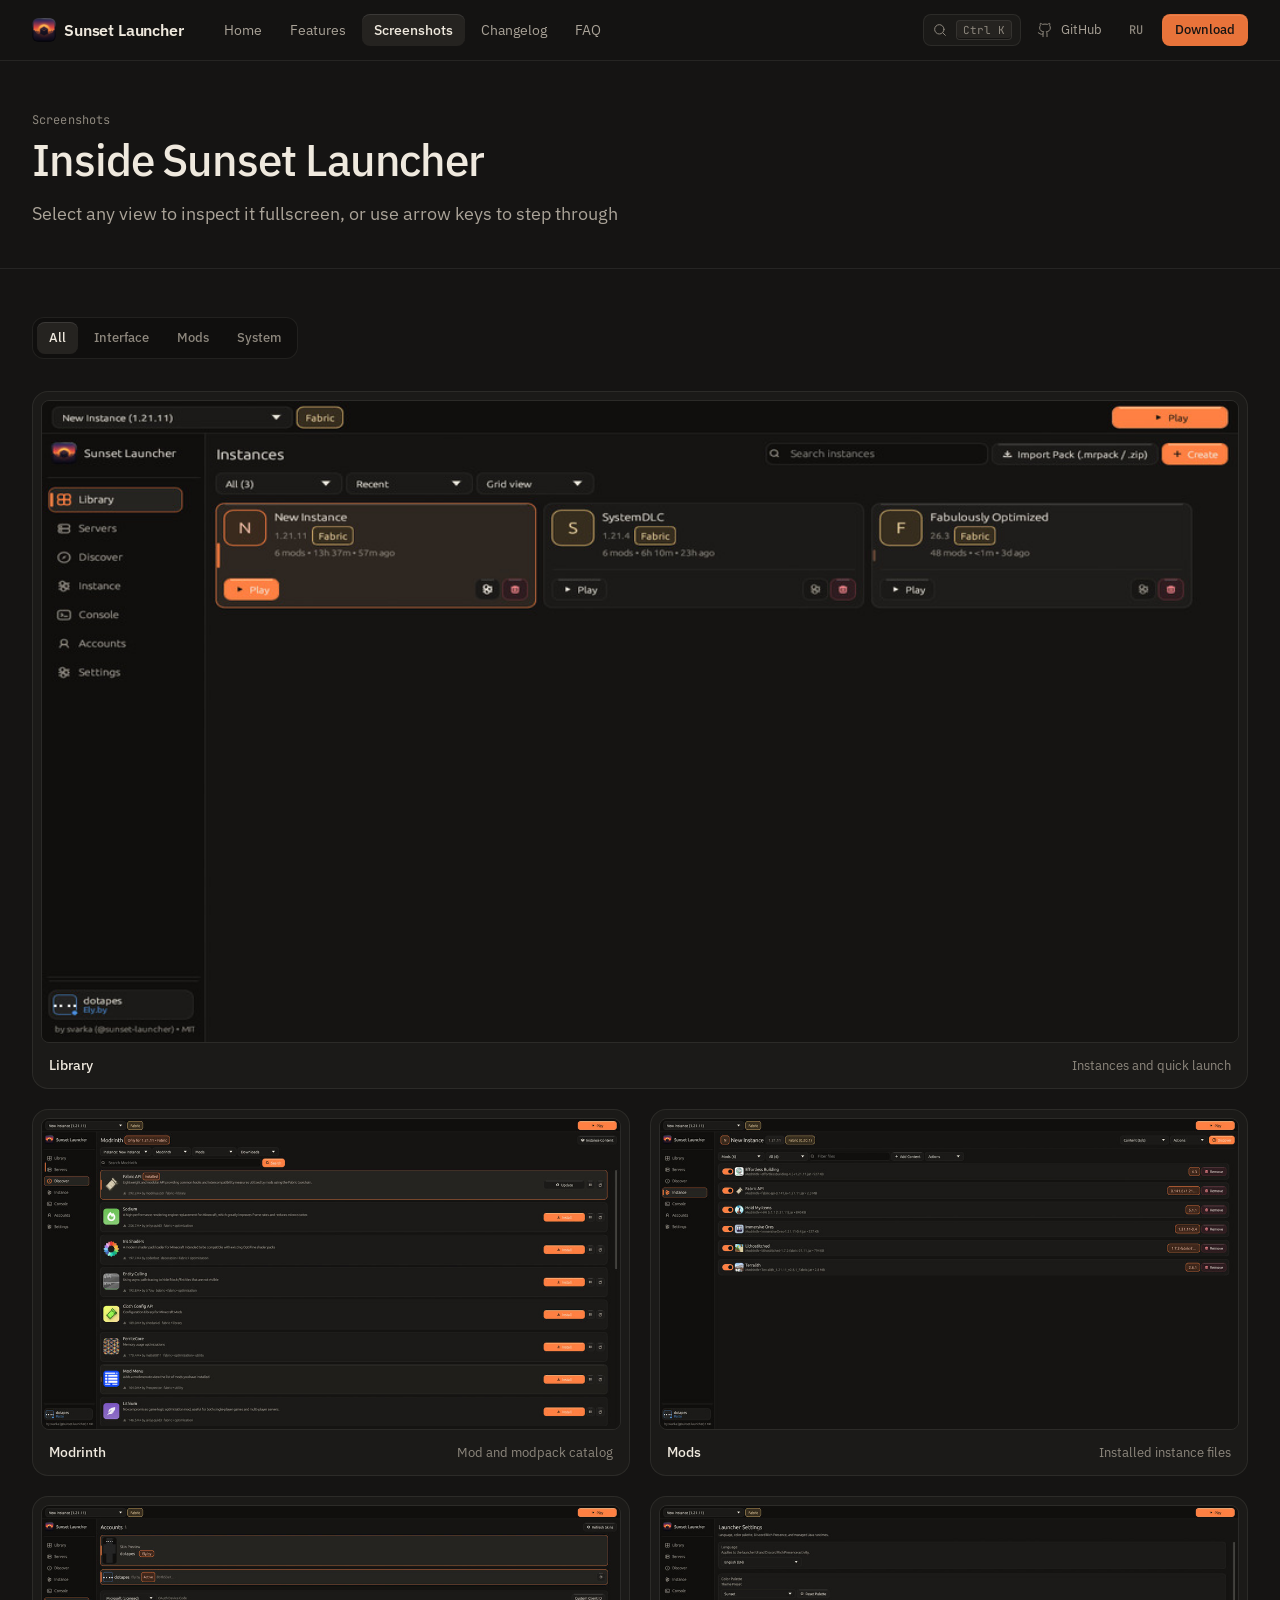
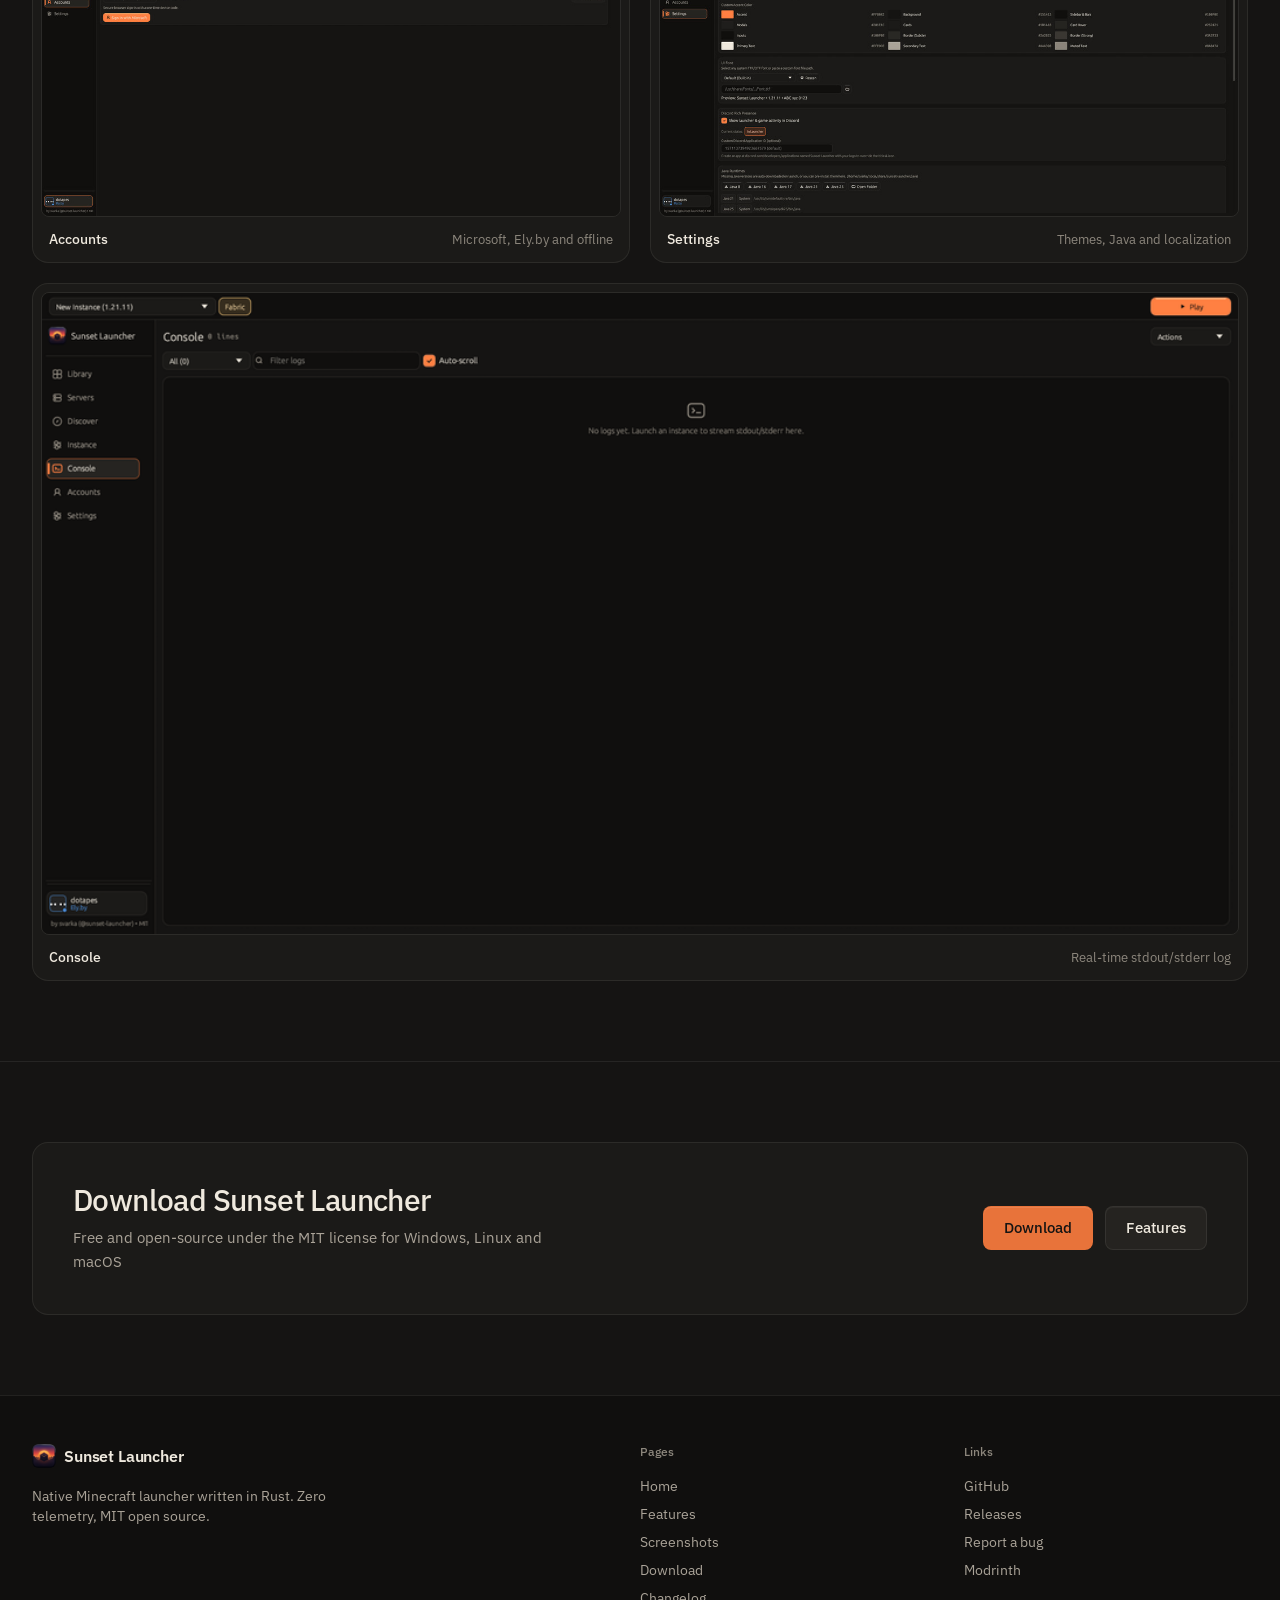
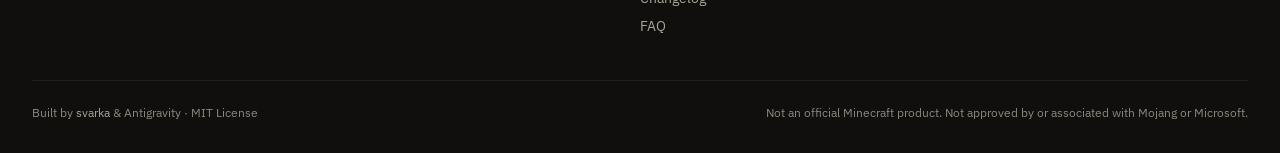
<file: screenshots.html>
<!DOCTYPE html>
<html lang="ru">
<head>
  <meta charset="UTF-8" />
  <meta name="viewport" content="width=device-width, initial-scale=1.0" />
  <title>Скриншоты — Sunset Launcher</title>
  <meta name="theme-color" content="#151413" />
  <meta name="description" content="Скриншоты Sunset Launcher: библиотека сборок, каталог Modrinth и CurseForge, установленные моды, аккаунты, настройки и живая консоль." />
  <link rel="canonical" href="https://sunset-launcher.github.io/screenshots.html" />
  <meta property="og:type" content="website" />
  <meta property="og:title" content="Скриншоты — Sunset Launcher" />
  <meta property="og:url" content="https://sunset-launcher.github.io/screenshots.html" />
  <meta property="og:image" content="https://sunset-launcher.github.io/assets/screenshots/library.jpg" />
  <meta name="twitter:card" content="summary_large_image" />
  <link rel="icon" href="assets/logo.ico" />
  <link rel="icon" type="image/png" href="assets/logo.png" />
  <link rel="apple-touch-icon" href="assets/logo.png" />
  <link rel="manifest" href="manifest.webmanifest" />
  <link rel="preconnect" href="https://fonts.googleapis.com" />
  <link rel="preconnect" href="https://fonts.gstatic.com" crossorigin />
  <link href="https://fonts.googleapis.com/css2?family=IBM+Plex+Sans:wght@400;500;600&family=JetBrains+Mono:wght@400;500&display=swap" rel="stylesheet" />
  <link rel="stylesheet" href="style.css?v=20261125c" />
</head>
<body data-page="screenshots">
  <div id="app-header"></div>

  <main class="page">
    <section class="page-hero">
      <div class="container">
        <span class="eyebrow enter" style="--d:0" data-i18n="nav.screens">Скриншоты</span>
        <h1 class="enter" style="--d:1" data-i18n="sp.title">Интерфейс Sunset Launcher</h1>
        <p class="lead enter" style="--d:2" data-i18n="sp.lead">Выберите любой экран для просмотра в полном размере или листайте стрелками клавиатуры</p>
      </div>
    </section>

    <section class="section tight">
      <div class="container">
        <div class="filter-bar enter" style="--d:3" role="tablist" aria-label="Filter screenshots">
          <button class="filter-btn active" type="button" data-filter="all" data-i18n="scr.fAll">Все</button>
          <button class="filter-btn" type="button" data-filter="ui" data-i18n="scr.fUi">Интерфейс</button>
          <button class="filter-btn" type="button" data-filter="mods" data-i18n="scr.fMods">Моды</button>
          <button class="filter-btn" type="button" data-filter="system" data-i18n="scr.fSys">Система</button>
        </div>

        <div class="gallery" id="gallery">
          <figure class="shot wide" tabindex="0" role="button" data-cat="ui" data-src="assets/screenshots/library.jpg">
            <img src="assets/screenshots/library.jpg" width="1024" height="549" alt="Sunset Launcher — библиотека сборок и быстрый запуск" />
            <figcaption><b data-i18n="scr.t1">Библиотека</b><span data-i18n="scr.d1">Все сборки и быстрый запуск</span></figcaption>
          </figure>
          <figure class="shot" tabindex="0" role="button" data-cat="mods" data-src="assets/screenshots/discover.jpg">
            <img src="assets/screenshots/discover.jpg" width="1024" height="549" alt="Sunset Launcher — каталог модов и модпаков Modrinth" loading="lazy" />
            <figcaption><b data-i18n="scr.t2">Modrinth</b><span data-i18n="scr.d2">Каталог модов и модпаков</span></figcaption>
          </figure>
          <figure class="shot" tabindex="0" role="button" data-cat="mods" data-src="assets/screenshots/mods.jpg">
            <img src="assets/screenshots/mods.jpg" width="1024" height="549" alt="Sunset Launcher — установленные файлы сборки" loading="lazy" />
            <figcaption><b data-i18n="scr.t3">Моды</b><span data-i18n="scr.d3">Установленные файлы сборки</span></figcaption>
          </figure>
          <figure class="shot" tabindex="0" role="button" data-cat="system" data-src="assets/screenshots/accounts.jpg">
            <img src="assets/screenshots/accounts.jpg" width="1024" height="549" alt="Sunset Launcher — аккаунты Microsoft, Ely.by и Offline" loading="lazy" />
            <figcaption><b data-i18n="scr.t4">Аккаунты</b><span data-i18n="scr.d4">Microsoft, Ely.by и офлайн</span></figcaption>
          </figure>
          <figure class="shot" tabindex="0" role="button" data-cat="system" data-src="assets/screenshots/settings.jpg">
            <img src="assets/screenshots/settings.jpg" width="1024" height="549" alt="Sunset Launcher — темы, Java и локализация" loading="lazy" />
            <figcaption><b data-i18n="scr.t5">Настройки</b><span data-i18n="scr.d5">Темы, Java и локализация</span></figcaption>
          </figure>
          <figure class="shot wide" tabindex="0" role="button" data-cat="system" data-src="assets/screenshots/console.png">
            <img src="assets/screenshots/console.png" width="1024" height="549" alt="Sunset Launcher — поток stdout/stderr в реальном времени" loading="lazy" />
            <figcaption><b data-i18n="scr.t6">Консоль</b><span data-i18n="scr.d6">Поток stdout/stderr в реальном времени</span></figcaption>
          </figure>
        </div>
      </div>
    </section>

    <section class="section">
      <div class="container">
        <div class="cta-card">
          <div class="cta-copy">
            <h2 data-i18n="dl.title">Скачайте Sunset Launcher</h2>
            <p data-i18n="dl.sub">Бесплатный open-source лаунчер под лицензией MIT для Windows, Linux и macOS</p>
          </div>
          <div class="hero-cta">
            <a href="download.html" class="btn btn-primary btn-lg" data-i18n="nav.download">Скачать</a>
            <a href="features.html" class="btn btn-ghost btn-lg" data-i18n="nav.features">Возможности</a>
          </div>
        </div>
      </div>
    </section>
  </main>

  <div id="app-footer"></div>
  <script src="script.js?v=20261125c"></script>
</body>
</html>
</file>
<file: style.css>
:root {
  /* Warm dusk-slate dark neutral ramp */
  --bg-deep: #100f0e;
  --bg: #151413;
  --card: #1b1a18;
  --raised: #252320;
  --raised-hover: #2e2b28;
  --line: rgba(239, 233, 222, 0.08);
  --line-hover: rgba(239, 233, 222, 0.14);

  /* Three text roles */
  --text: #efe9de;
  --text-2: #aaa398;
  --muted: #8d877d;

  /* Single accent from Sunset Launcher egui UI + toned semantics */
  --accent: #e8733a;
  --accent-hover: #f08048;
  --accent-ink: #151413;
  --pos: #4cc38a;
  --neg: #e5484d;

  /* Typography */
  --font-sans: "IBM Plex Sans", system-ui, -apple-system, sans-serif;
  --font-mono: "JetBrains Mono", ui-monospace, SFMono-Regular, monospace;

  /* Nested radius scale */
  --r-panel: 16px;
  --r-card: 12px;
  --r-ctl: 8px;
  --r-sm: 6px;
  --r-xs: 4px;

  /* Depth & motion */
  --top-edge: inset 0 1px 0 rgba(255, 255, 255, 0.1);
  --float-shadow: 0 24px 48px -12px rgba(0, 0, 0, 0.6);
  --ease: cubic-bezier(0.22, 1, 0.36, 1);
}

*, *::before, *::after {
  box-sizing: border-box;
  margin: 0;
  padding: 0;
}

html {
  scroll-behavior: smooth;
  background: var(--bg);
  color-scheme: dark;
}

body {
  font-family: var(--font-sans);
  font-size: 15px;
  line-height: 22px;
  font-weight: 400;
  background: var(--bg);
  color: var(--text);
  overflow-x: clip;
  -webkit-font-smoothing: antialiased;
  min-height: 100vh;
  display: flex;
  flex-direction: column;
}

b, strong {
  font-weight: 500;
}

em, i {
  font-style: normal;
}

main {
  flex: 1;
}

img {
  max-width: 100%;
  height: auto;
  display: block;
}

a {
  color: inherit;
  text-decoration: none;
}

button {
  font: inherit;
  cursor: pointer;
  border: 0;
  background: none;
  color: inherit;
}

::selection {
  background: rgba(232, 115, 58, 0.28);
  color: var(--text);
}

::-webkit-scrollbar {
  width: 8px;
  height: 8px;
}

::-webkit-scrollbar-track {
  background: var(--bg);
}

::-webkit-scrollbar-thumb {
  background: var(--raised);
  border-radius: var(--r-xs);
}

::-webkit-scrollbar-thumb:hover {
  background: var(--raised-hover);
}

/* ---------- Layout containers ---------- */
.container {
  width: min(1280px, calc(100% - 64px));
  margin: 0 auto;
}

.container.narrow {
  width: min(864px, calc(100% - 64px));
}

.center {
  text-align: center;
  margin-top: 32px;
}

.center-row {
  justify-content: center;
}

.muted {
  color: var(--text-2);
  font-size: 14px;
  line-height: 20px;
}

/* ---------- Load & Panel Motion (GPU transform + opacity only) ---------- */
.enter {
  opacity: 0;
  transform: translateY(8px);
  animation: enterUp 360ms var(--ease) forwards;
  animation-delay: calc(var(--d, 0) * 48ms);
}

@keyframes enterUp {
  to {
    opacity: 1;
    transform: translateY(0);
  }
}

@keyframes panelIn {
  from {
    opacity: 0;
    transform: translateY(6px);
  }
  to {
    opacity: 1;
    transform: translateY(0);
  }
}

.anim-pop {
  animation: panelIn 220ms var(--ease) both;
}

/* ---------- Accessibility ---------- */
:focus-visible {
  outline: 2px solid var(--accent);
  outline-offset: 2px;
  border-radius: var(--r-sm);
}

.skip-link {
  position: fixed;
  left: 16px;
  top: -64px;
  z-index: 500;
  height: 36px;
  padding: 0 16px;
  display: inline-flex;
  align-items: center;
  border-radius: var(--r-ctl);
  background: var(--accent);
  color: var(--accent-ink);
  font-size: 14px;
  font-weight: 500;
  transition: transform 150ms var(--ease);
}

.skip-link:focus {
  transform: translateY(80px);
}

/* ---------- Signature tokens: keycaps & mono paths ---------- */
kbd {
  display: inline-flex;
  align-items: center;
  justify-content: center;
  height: 20px;
  min-width: 20px;
  padding: 0 6px;
  border-radius: var(--r-xs);
  background: var(--raised);
  border: 1px solid var(--line);
  box-shadow: inset 0 -1px 0 rgba(0, 0, 0, 0.45);
  font-family: var(--font-mono);
  font-size: 11px;
  line-height: 1;
  font-weight: 400;
  color: var(--muted);
  font-variant-numeric: tabular-nums;
}

.mono-token,
code {
  font-family: var(--font-mono);
  font-size: 12px;
  line-height: 16px;
  padding: 2px 6px;
  border-radius: var(--r-xs);
  background: var(--raised);
  border: 1px solid var(--line);
  color: var(--text-2);
  font-variant-numeric: tabular-nums;
}

/* ---------- Buttons ---------- */
.btn {
  display: inline-flex;
  align-items: center;
  justify-content: center;
  gap: 8px;
  height: 36px;
  padding: 0 16px;
  border-radius: var(--r-ctl);
  font-size: 14px;
  line-height: 20px;
  font-weight: 500;
  white-space: nowrap;
  border: 1px solid transparent;
  transition:
    background-color 150ms var(--ease),
    border-color 150ms var(--ease),
    color 150ms var(--ease),
    transform 120ms var(--ease);
}

.btn:active {
  transform: scale(0.98);
}

.btn span[aria-hidden="true"] {
  transition: transform 150ms var(--ease);
}

.btn:hover span[aria-hidden="true"] {
  transform: translateX(2px);
}

.btn svg {
  width: 16px;
  height: 16px;
  flex-shrink: 0;
}

.btn-sm {
  height: 32px;
  padding: 0 12px;
  font-size: 13px;
}

.btn-lg {
  height: 44px;
  padding: 0 20px;
  font-size: 15px;
}

.btn-block {
  width: 100%;
}

.btn-primary {
  background: var(--accent);
  color: var(--accent-ink);
  box-shadow: var(--top-edge);
}

.btn-primary:hover {
  background: var(--accent-hover);
}

.btn-primary small {
  color: rgba(21, 20, 19, 0.72);
  font-family: var(--font-mono);
  font-size: 12px;
  font-weight: 400;
  font-variant-numeric: tabular-nums;
}

.btn-ghost {
  background: var(--raised);
  color: var(--text);
  border-color: var(--line);
  box-shadow: inset 0 1px 0 rgba(255, 255, 255, 0.04);
}

.btn-ghost:hover {
  background: var(--raised-hover);
  border-color: var(--line-hover);
}

.btn-ghost small {
  color: var(--muted);
  font-family: var(--font-mono);
  font-size: 12px;
  font-weight: 400;
  font-variant-numeric: tabular-nums;
}

/* ---------- Navigation ---------- */
.nav {
  position: fixed;
  top: 0;
  left: 0;
  right: 0;
  z-index: 50;
  background: rgba(21, 20, 19, 0.88);
  backdrop-filter: blur(12px);
  border-bottom: 1px solid var(--line);
  transition: background-color 180ms var(--ease), border-color 180ms var(--ease);
}

.nav.scrolled {
  background: rgba(16, 15, 14, 0.94);
  border-bottom-color: var(--line-hover);
}

.nav-inner {
  display: flex;
  align-items: center;
  justify-content: space-between;
  height: 60px;
  gap: 24px;
}

.nav-left {
  display: flex;
  align-items: center;
  gap: 28px;
  min-width: 0;
}

.brand {
  display: inline-flex;
  align-items: center;
  gap: 8px;
  font-size: 16px;
  line-height: 1;
  font-weight: 600;
  letter-spacing: -0.01em;
  color: var(--text);
  white-space: nowrap;
  flex-shrink: 0;
}

.brand img {
  width: 24px;
  height: 24px;
  border-radius: var(--r-sm);
}

.nav-links {
  display: flex;
  align-items: center;
  gap: 4px;
}

.nav-links a {
  display: inline-flex;
  align-items: center;
  height: 32px;
  padding: 0 12px;
  border-radius: var(--r-ctl);
  color: var(--text-2);
  font-size: 14px;
  font-weight: 400;
  white-space: nowrap;
  transition: color 150ms var(--ease), background-color 150ms var(--ease);
}

.nav-links a:hover {
  color: var(--text);
  background: rgba(239, 233, 222, 0.04);
}

.nav-links a.active {
  color: var(--text);
  font-weight: 500;
  background: var(--raised);
  box-shadow: var(--top-edge);
}

.nav-mobile-actions {
  display: none;
}

.nav-backdrop {
  position: fixed;
  inset: 0;
  z-index: 45;
  background: rgba(0, 0, 0, 0.6);
  opacity: 0;
  pointer-events: none;
  transition: opacity 180ms var(--ease);
}

.nav-backdrop.open {
  opacity: 1;
  pointer-events: auto;
}

.nav-actions {
  display: flex;
  align-items: center;
  gap: 8px;
  flex-shrink: 0;
}

.kbd-btn {
  height: 32px;
  padding: 0 8px;
  border-radius: var(--r-ctl);
  display: inline-flex;
  align-items: center;
  gap: 8px;
  border: 1px solid var(--line);
  background: var(--card);
  color: var(--muted);
  font-size: 13px;
  transition: color 150ms var(--ease), border-color 150ms var(--ease), background-color 150ms var(--ease);
}

.kbd-btn:hover {
  color: var(--text);
  border-color: var(--line-hover);
  background: var(--raised);
}

.kbd-btn svg {
  width: 16px;
  height: 16px;
  color: var(--muted);
}

.nav-link-quiet {
  display: inline-flex;
  align-items: center;
  gap: 8px;
  height: 32px;
  padding: 0 8px;
  border-radius: var(--r-ctl);
  font-size: 13px;
  color: var(--text-2);
  transition: color 150ms var(--ease), background-color 150ms var(--ease);
}

.nav-link-quiet:hover {
  color: var(--text);
  background: rgba(239, 233, 222, 0.04);
}

.nav-link-quiet svg {
  width: 16px;
  height: 16px;
  color: var(--muted);
}

.gh-stars {
  font-family: var(--font-mono);
  font-size: 12px;
  color: var(--muted);
  font-variant-numeric: tabular-nums;
}

.lang-btn {
  height: 32px;
  min-width: 36px;
  padding: 0 8px;
  border-radius: var(--r-ctl);
  display: inline-flex;
  align-items: center;
  justify-content: center;
  font-family: var(--font-mono);
  font-size: 12px;
  font-weight: 500;
  color: var(--muted);
  border: 1px solid transparent;
  transition: color 150ms var(--ease), background-color 150ms var(--ease);
}

.lang-btn:hover {
  color: var(--text);
  background: rgba(239, 233, 222, 0.04);
}

.burger {
  display: none;
  align-items: center;
  justify-content: center;
  width: 36px;
  height: 36px;
  border-radius: var(--r-ctl);
  border: 1px solid var(--line);
  color: var(--text-2);
  transition: color 150ms var(--ease), background-color 150ms var(--ease);
}

.burger:hover {
  color: var(--text);
  background: var(--raised);
}

/* ---------- Hero ---------- */
.hero {
  padding: 112px 0 64px;
}

.hero-inner {
  display: grid;
  grid-template-columns: minmax(0, 5fr) minmax(0, 7fr);
  gap: 48px;
  align-items: center;
}

.release-link {
  display: inline-flex;
  align-items: center;
  gap: 8px;
  margin-bottom: 20px;
  font-size: 13px;
  line-height: 20px;
  color: var(--text-2);
  transition: color 150ms var(--ease);
}

.release-link:hover {
  color: var(--text);
}

.release-link .version {
  font-family: var(--font-mono);
  font-size: 12px;
  line-height: 16px;
  font-weight: 500;
  padding: 2px 8px;
  border-radius: var(--r-xs);
  background: var(--raised);
  border: 1px solid var(--line);
  color: var(--text);
  font-variant-numeric: tabular-nums;
}

.release-link .arrow {
  color: var(--muted);
  transition: transform 150ms var(--ease), color 150ms var(--ease);
}

.release-link:hover .arrow {
  transform: translateX(2px);
  color: var(--text);
}

h1 {
  font-size: clamp(36px, 4vw, 56px);
  line-height: 1.06;
  letter-spacing: -0.03em;
  font-weight: 500;
  color: var(--text);
}

.lead {
  font-size: 18px;
  line-height: 28px;
  color: var(--text-2);
  margin: 20px 0 32px;
  max-width: 34rem;
}

.hero-cta {
  position: relative;
  z-index: 25;
  display: flex;
  align-items: center;
  gap: 12px;
  flex-wrap: wrap;
}

/* ---------- Hero download dropdown ---------- */
.dl-dropdown {
  position: relative;
  display: inline-flex;
}

.dl-caret {
  margin-left: -2px;
  opacity: 0.75;
  transition: transform 150ms var(--ease);
}

.dl-dropdown.open .dl-caret {
  transform: rotate(180deg);
}

.dl-menu {
  position: absolute;
  top: calc(100% + 8px);
  left: 0;
  z-index: 80;
  width: min(384px, calc(100vw - 32px));
  padding: 8px;
  border-radius: var(--r-panel);
  text-align: left;
  background: var(--card);
  border: 1px solid var(--line-hover);
  box-shadow: var(--float-shadow);
  transform-origin: 24px 0;
  animation: popIn 200ms var(--ease);
}

.dl-menu.closing {
  animation: popOut 150ms var(--ease) forwards;
  pointer-events: none;
}

.dl-menu[hidden] {
  display: none;
}

@keyframes popIn {
  from {
    opacity: 0;
    transform: translateY(-6px) scale(0.98);
  }
  to {
    opacity: 1;
    transform: translateY(0) scale(1);
  }
}

@keyframes popOut {
  to {
    opacity: 0;
    transform: translateY(-4px) scale(0.985);
  }
}

.dl-menu-head {
  font-size: 12px;
  line-height: 16px;
  font-weight: 400;
  color: var(--muted);
  padding: 4px 8px 8px;
}

.dl-menu-list {
  display: grid;
  gap: 4px;
}

.dl-menu-row {
  display: flex;
  align-items: center;
  gap: 8px;
  padding: 4px 8px 4px 4px;
  border-radius: var(--r-ctl);
  border: 1px solid transparent;
  transition: background-color 150ms var(--ease), border-color 150ms var(--ease);
}

.dl-menu-row:hover {
  background: var(--raised);
}

.dl-menu-row.is-os-match {
  background: var(--raised);
  border-color: var(--line);
}

.dl-menu-main {
  flex: 1;
  min-width: 0;
  display: flex;
  align-items: center;
  gap: 8px;
  padding: 4px 8px;
  border-radius: var(--r-sm);
}

.dl-ico {
  width: 28px;
  height: 28px;
  flex: none;
  display: grid;
  place-items: center;
  border-radius: var(--r-sm);
  background: var(--bg-deep);
  border: 1px solid var(--line);
  color: var(--text-2);
}

.dl-ico svg {
  width: 16px;
  height: 16px;
}

.dl-info {
  display: flex;
  flex-direction: column;
  gap: 2px;
  min-width: 0;
}

.dl-info b {
  font-size: 14px;
  line-height: 20px;
  font-weight: 500;
  color: var(--text);
}

.dl-info small {
  font-size: 12px;
  line-height: 16px;
  color: var(--muted);
  font-variant-numeric: tabular-nums;
}

.dl-alts {
  display: flex;
  align-items: center;
  gap: 4px;
  flex: none;
}

.dl-chip {
  height: 24px;
  padding: 0 8px;
  display: inline-flex;
  align-items: center;
  border-radius: var(--r-xs);
  font-family: var(--font-mono);
  font-size: 11px;
  color: var(--muted);
  background: var(--bg-deep);
  border: 1px solid var(--line);
  transition: color 150ms var(--ease), border-color 150ms var(--ease);
}

.dl-chip:hover {
  color: var(--text);
  border-color: var(--line-hover);
}

.dl-menu-foot {
  display: flex;
  justify-content: space-between;
  align-items: center;
  gap: 8px;
  margin-top: 8px;
  padding: 8px 8px 4px;
  border-top: 1px solid var(--line);
  font-size: 13px;
  line-height: 20px;
  color: var(--text-2);
  transition: color 150ms var(--ease);
}

.dl-menu-foot span:last-child {
  transition: transform 150ms var(--ease);
}

.dl-menu-foot:hover {
  color: var(--text);
}

.dl-menu-foot:hover span:last-child {
  transform: translateX(2px);
}

/* ---------- Product window & interactive hero preview ---------- */
.hero-visual {
  min-width: 0;
}

.window {
  position: relative;
  border-radius: var(--r-panel);
  padding: 8px;
  background: var(--bg-deep);
  border: 1px solid var(--line);
  box-shadow: var(--float-shadow);
  transition: border-color 180ms var(--ease);
}

.window:hover {
  border-color: var(--line-hover);
}

.window-bar {
  display: flex;
  align-items: center;
  justify-content: space-between;
  gap: 12px;
  min-height: 36px;
  padding: 0 8px 8px;
}

.window-dots {
  display: flex;
  align-items: center;
  gap: 8px;
  flex-shrink: 0;
}

.wdot {
  width: 8px;
  height: 8px;
  border-radius: 50%;
  background: var(--raised);
  border: 1px solid var(--line);
}

.window-title {
  font-family: var(--font-mono);
  font-size: 12px;
  line-height: 16px;
  color: var(--muted);
}

.window-tabs {
  display: flex;
  align-items: center;
  gap: 4px;
  overflow-x: auto;
  scrollbar-width: none;
}

.window-tabs::-webkit-scrollbar {
  display: none;
}

.wtab {
  height: 28px;
  padding: 0 8px;
  border-radius: var(--r-sm);
  font-size: 12px;
  line-height: 16px;
  font-weight: 500;
  color: var(--muted);
  white-space: nowrap;
  transition: color 150ms var(--ease), background-color 150ms var(--ease), transform 120ms var(--ease);
}

.wtab:hover {
  color: var(--text-2);
  background: rgba(239, 233, 222, 0.04);
}

.wtab:active {
  transform: scale(0.98);
}

.wtab.active {
  background: var(--raised);
  color: var(--text);
  box-shadow: var(--top-edge);
}

.window-kbd {
  display: inline-flex;
  align-items: center;
  gap: 4px;
  flex-shrink: 0;
}

.window-kbd kbd {
  transition: color 150ms var(--ease), border-color 150ms var(--ease);
}

.window-kbd:hover kbd {
  color: var(--text);
  border-color: var(--line-hover);
}

.window-screen {
  position: relative;
  border-radius: var(--r-ctl);
  overflow: hidden;
  border: 1px solid var(--line);
  background: #141118;
  aspect-ratio: 1024 / 549;
}

.window-screen img {
  width: 100%;
  height: 100%;
  object-fit: cover;
  transition: opacity 180ms var(--ease);
}

.window-screen img.switching {
  opacity: 0;
}

.window:not(.hero-window) img {
  border-radius: var(--r-ctl);
  border: 1px solid var(--line);
}

.window-foot {
  display: flex;
  align-items: center;
  justify-content: space-between;
  gap: 12px;
  padding: 8px 8px 0;
  font-family: var(--font-mono);
  font-size: 12px;
  line-height: 16px;
  color: var(--muted);
  font-variant-numeric: tabular-nums;
}

#heroPreviewPath,
#heroPreviewMeta {
  display: inline-block;
  transition: opacity 160ms var(--ease), transform 160ms var(--ease);
}

#heroPreviewPath.switching,
#heroPreviewMeta.switching {
  opacity: 0;
  transform: translateY(3px);
}

.window-foot-status {
  display: inline-flex;
  align-items: center;
  gap: 8px;
}

.status-dot {
  width: 6px;
  height: 6px;
  border-radius: 50%;
  background: var(--accent);
  flex-shrink: 0;
}

/* ---------- Stats strip ---------- */
.stats {
  padding: 0 0 64px;
}

.stats-grid {
  display: grid;
  grid-template-columns: repeat(4, 1fr);
  border-top: 1px solid var(--line);
  border-bottom: 1px solid var(--line);
}

.stat {
  padding: 24px;
  border-right: 1px solid var(--line);
  display: flex;
  flex-direction: column;
  gap: 4px;
}

.stat:first-child {
  padding-left: 0;
}

.stat:last-child {
  border-right: 0;
  padding-right: 0;
}

.stat b {
  font-size: 32px;
  line-height: 1;
  font-weight: 500;
  letter-spacing: -0.02em;
  color: var(--text);
  font-variant-numeric: tabular-nums;
}

.stat span {
  color: var(--muted);
  font-size: 13px;
  line-height: 20px;
}

/* ---------- Sections ---------- */
.section {
  padding: 80px 0;
  border-top: 1px solid var(--line);
}

.section.no-border {
  border-top: 0;
}

.section.tight {
  padding: 48px 0 80px;
  border-top: 0;
}

.section-head {
  max-width: 640px;
  margin-bottom: 40px;
}

.section-head-split {
  display: flex;
  align-items: flex-end;
  justify-content: space-between;
  gap: 24px;
  margin-bottom: 40px;
  flex-wrap: wrap;
}

.section-head-split .section-head {
  margin-bottom: 0;
}

.eyebrow {
  display: block;
  font-family: var(--font-mono);
  font-size: 12px;
  line-height: 16px;
  font-weight: 400;
  letter-spacing: 0.01em;
  color: var(--muted);
  margin-bottom: 8px;
}

h2 {
  font-size: clamp(24px, 2.6vw, 32px);
  line-height: 1.15;
  letter-spacing: -0.02em;
  font-weight: 500;
  color: var(--text);
}

.section-head p {
  color: var(--text-2);
  font-size: 16px;
  line-height: 24px;
  margin-top: 12px;
}

/* ---------- Inner page hero ---------- */
.page-hero {
  padding: 112px 0 40px;
  border-bottom: 1px solid var(--line);
}

.page-hero h1 {
  font-size: clamp(32px, 3.4vw, 44px);
  line-height: 1.1;
  letter-spacing: -0.025em;
  font-weight: 500;
}

.page-hero .lead {
  margin: 16px 0 0;
  max-width: 40rem;
}

/* ---------- How it works ---------- */
.how {
  display: grid;
  grid-template-columns: repeat(3, 1fr);
  gap: 24px;
}

.how-step {
  padding: 24px;
  border-radius: var(--r-card);
  background: var(--card);
  border: 1px solid var(--line);
  display: flex;
  flex-direction: column;
  gap: 8px;
  transition: border-color 150ms var(--ease), background-color 150ms var(--ease);
}

.how-step:hover {
  border-color: var(--line-hover);
}

.how-num {
  font-family: var(--font-mono);
  font-size: 12px;
  line-height: 16px;
  color: var(--muted);
  margin-bottom: 8px;
  font-variant-numeric: tabular-nums;
  transition: color 150ms var(--ease);
}

.how-step:hover .how-num {
  color: var(--text);
}

.how-step h3 {
  font-size: 18px;
  line-height: 24px;
  font-weight: 500;
  color: var(--text);
}

.how-step p {
  color: var(--text-2);
  font-size: 14px;
  line-height: 20px;
}

/* ---------- Features grid (varied rhythm on home, 3-col on subpages) ---------- */
.features {
  display: grid;
  grid-template-columns: repeat(3, 1fr);
  gap: 16px;
}

.features-varied {
  grid-template-columns: repeat(12, 1fr);
}

.features-varied .feature {
  grid-column: span 3;
}

.features-varied .feature.lead-card {
  grid-column: span 6;
}

.feature {
  padding: 24px;
  border-radius: var(--r-card);
  background: var(--card);
  border: 1px solid var(--line);
  display: flex;
  flex-direction: column;
  gap: 8px;
  transition: border-color 150ms var(--ease), background-color 150ms var(--ease);
}

.feature:hover {
  border-color: var(--line-hover);
}

.f-head {
  display: flex;
  align-items: center;
  justify-content: space-between;
  gap: 12px;
  margin-bottom: 8px;
}

.f-ico {
  width: 16px;
  height: 16px;
  display: inline-flex;
  align-items: center;
  justify-content: center;
  color: var(--muted);
  flex-shrink: 0;
  transition: color 150ms var(--ease);
}

.feature:hover .f-ico {
  color: var(--text-2);
}

.f-ico svg {
  width: 16px;
  height: 16px;
}

.feature h3 {
  font-size: 16px;
  line-height: 24px;
  font-weight: 500;
  color: var(--text);
}

.feature.lead-card h3 {
  font-size: 18px;
}

.feature p {
  color: var(--text-2);
  font-size: 14px;
  line-height: 20px;
}

/* ---------- Feature detail rows (features.html) ---------- */
.rows {
  display: flex;
  flex-direction: column;
  gap: 80px;
}

.row {
  display: grid;
  grid-template-columns: minmax(0, 5fr) minmax(0, 7fr);
  gap: 48px;
  align-items: center;
}

.row.reverse {
  grid-template-columns: minmax(0, 7fr) minmax(0, 5fr);
}

.row.reverse .row-text {
  order: 2;
}

.row-num {
  font-family: var(--font-mono);
  font-size: 12px;
  line-height: 16px;
  color: var(--muted);
  display: block;
  margin-bottom: 8px;
  font-variant-numeric: tabular-nums;
}

.row-text h2 {
  font-size: clamp(22px, 2.4vw, 28px);
  margin-bottom: 12px;
}

.row-text p {
  color: var(--text-2);
  font-size: 15px;
  line-height: 24px;
}

.checks {
  list-style: none;
  margin-top: 20px;
  display: grid;
  gap: 8px;
}

.checks li {
  display: flex;
  align-items: center;
  gap: 8px;
  font-size: 14px;
  line-height: 20px;
  color: var(--text);
}

.checks li::before {
  content: "";
  width: 16px;
  height: 16px;
  flex: none;
  background-color: var(--muted);
  mask-image: url("data:image/svg+xml,%3Csvg xmlns='http://www.w3.org/2000/svg' viewBox='0 0 24 24' fill='none' stroke='black' stroke-width='1.5' stroke-linecap='round' stroke-linejoin='round'%3E%3Cpath d='M20 6 9 17l-5-5'/%3E%3C/svg%3E");
  mask-size: contain;
  mask-repeat: no-repeat;
  -webkit-mask-image: url("data:image/svg+xml,%3Csvg xmlns='http://www.w3.org/2000/svg' viewBox='0 0 24 24' fill='none' stroke='black' stroke-width='1.5' stroke-linecap='round' stroke-linejoin='round'%3E%3Cpath d='M20 6 9 17l-5-5'/%3E%3C/svg%3E");
  -webkit-mask-size: contain;
  -webkit-mask-repeat: no-repeat;
}

.zoomable {
  cursor: zoom-in;
}

.zoomable::after {
  content: "";
  position: absolute;
  right: 16px;
  bottom: 16px;
  width: 32px;
  height: 32px;
  border-radius: var(--r-ctl);
  background-color: rgba(16, 15, 14, 0.88);
  border: 1px solid var(--line-hover);
  background-image: url("data:image/svg+xml,%3Csvg xmlns='http://www.w3.org/2000/svg' width='16' height='16' viewBox='0 0 24 24' fill='none' stroke='%23efe9de' stroke-width='1.5' stroke-linecap='round' stroke-linejoin='round'%3E%3Cpath d='M15 3h6v6M9 21H3v-6M21 3l-7 7M3 21l7-7'/%3E%3C/svg%3E");
  background-repeat: no-repeat;
  background-position: center;
  opacity: 0;
  transform: scale(0.88);
  transition: opacity 180ms var(--ease), transform 220ms var(--ease);
  pointer-events: none;
}

.zoomable:hover::after,
.zoomable:focus-visible::after {
  opacity: 1;
  transform: scale(1);
}

/* ---------- Languages card (features.html) ---------- */
.langs-card {
  padding: 32px;
  border-radius: var(--r-card);
  border: 1px solid var(--line);
  background: var(--card);
  display: flex;
  align-items: center;
  justify-content: space-between;
  gap: 32px;
  flex-wrap: wrap;
  transition: border-color 150ms var(--ease);
}

.langs-card:hover {
  border-color: var(--line-hover);
}

.langs-card-copy {
  max-width: 420px;
}

.langs-card h2 {
  font-size: 24px;
  margin-bottom: 8px;
}

.lang-pills {
  display: flex;
  flex-wrap: wrap;
  gap: 8px;
}

.lang-pills span {
  height: 32px;
  padding: 0 12px;
  display: inline-flex;
  align-items: center;
  border-radius: var(--r-sm);
  font-size: 13px;
  color: var(--text-2);
  background: var(--raised);
  border: 1px solid var(--line);
  transition: color 150ms var(--ease), border-color 150ms var(--ease);
}

.lang-pills span:hover {
  color: var(--text);
  border-color: var(--line-hover);
}

/* ---------- Loaders (Moment #2: flat material swatches) ---------- */
.loaders {
  display: grid;
  grid-template-columns: repeat(5, 1fr);
  gap: 16px;
}

.loader {
  padding: 20px;
  border-radius: var(--r-card);
  background: var(--card);
  border: 1px solid var(--line);
  display: flex;
  flex-direction: column;
  gap: 4px;
  transition: border-color 150ms var(--ease);
}

.loader:hover {
  border-color: var(--line-hover);
}

.loader b {
  font-size: 16px;
  line-height: 24px;
  font-weight: 500;
  color: var(--text);
  margin-top: 12px;
}

.loader small {
  color: var(--muted);
  font-size: 13px;
  line-height: 20px;
}

.block {
  width: 36px;
  height: 36px;
  border-radius: var(--r-sm);
  position: relative;
  border: 1px solid rgba(255, 255, 255, 0.12);
  box-shadow: inset 0 1px 0 rgba(255, 255, 255, 0.14);
}

.block.grass {
  background: linear-gradient(180deg, #5ea832 0 32%, #7a5230 32% 100%);
}

.block.fabric {
  background: repeating-linear-gradient(45deg, #d6ccb4 0 6px, #c2b598 6px 12px);
}

.block.quilt {
  background:
    linear-gradient(90deg, #7c52b8 50%, #3a82c4 50%) 0 0 / 100% 50% no-repeat,
    linear-gradient(90deg, #b84a8c 50%, #63449e 50%) 0 100% / 100% 50% no-repeat;
}

.block.forge {
  background: #2b2d35;
  display: grid;
  place-items: center;
  color: #d49b4b;
}

.block.forge svg {
  width: 16px;
  height: 16px;
}

.block.neo {
  background: #cf6530;
  display: grid;
  place-items: center;
  font-family: var(--font-mono);
  font-size: 15px;
  font-weight: 600;
  color: #181210;
}

.block.neo::after {
  content: "N";
}

/* ---------- Comparison split & table ---------- */
.compare-split {
  display: grid;
  grid-template-columns: minmax(0, 4fr) minmax(0, 8fr);
  gap: 48px;
  align-items: start;
}

.compare-split .section-head {
  margin-bottom: 0;
}

.compare {
  border: 1px solid var(--line);
  border-radius: var(--r-card);
  background: var(--card);
  overflow: hidden;
}

.cmp-row {
  display: grid;
  grid-template-columns: 1.4fr 1fr 1fr;
  padding: 12px 20px;
  border-bottom: 1px solid var(--line);
  align-items: center;
  font-size: 14px;
  line-height: 20px;
  transition: background-color 150ms var(--ease);
}

.cmp-row:last-child {
  border-bottom: 0;
}

.cmp-row:not(.head):hover {
  background: rgba(239, 233, 222, 0.03);
}

.cmp-row.head {
  background: var(--bg-deep);
  font-size: 12px;
  line-height: 16px;
  color: var(--muted);
  font-family: var(--font-mono);
}

.cmp-row.head span:nth-child(2) {
  color: var(--text);
  font-weight: 500;
}

.cmp-row span:first-child {
  color: var(--text-2);
}

.cmp-row span:nth-child(n+2) {
  text-align: left;
  color: var(--muted);
}

.cmp-row span.ok {
  color: var(--text);
  font-weight: 500;
  display: inline-flex;
  align-items: center;
  gap: 8px;
}

.cmp-row span.ok.check {
  color: var(--pos);
  font-family: var(--font-mono);
}

.cmp-row span.bad {
  color: var(--muted);
}

/* ---------- CTA banner ---------- */
.cta-card {
  padding: 40px;
  border-radius: var(--r-panel);
  background: var(--card);
  border: 1px solid var(--line);
  display: flex;
  align-items: center;
  justify-content: space-between;
  gap: 32px;
  flex-wrap: wrap;
  transition: border-color 150ms var(--ease);
}

.cta-card:hover {
  border-color: var(--line-hover);
}

.cta-copy {
  max-width: 520px;
}

.cta-copy h2 {
  font-size: clamp(24px, 2.5vw, 30px);
}

.cta-copy p {
  color: var(--text-2);
  font-size: 15px;
  line-height: 24px;
  margin-top: 8px;
}

/* ---------- Filter bars (screenshots & changelog) ---------- */
.filter-bar {
  display: flex;
  flex-wrap: wrap;
  gap: 4px;
  padding: 4px;
  width: fit-content;
  border-radius: var(--r-card);
  background: var(--bg-deep);
  border: 1px solid var(--line);
  margin-bottom: 32px;
}

.filter-btn {
  height: 32px;
  padding: 0 12px;
  border-radius: var(--r-ctl);
  font-size: 13px;
  font-weight: 500;
  color: var(--muted);
  transition: color 150ms var(--ease), background-color 150ms var(--ease), transform 120ms var(--ease);
}

.filter-btn:hover {
  color: var(--text);
  background: rgba(239, 233, 222, 0.04);
}

.filter-btn:active {
  transform: scale(0.98);
}

.filter-btn.active {
  background: var(--raised);
  color: var(--text);
  box-shadow: var(--top-edge);
}

/* ---------- Gallery (screenshots.html) ---------- */
.gallery {
  display: grid;
  grid-template-columns: repeat(2, 1fr);
  gap: 20px;
}

.shot {
  position: relative;
  border-radius: var(--r-panel);
  padding: 8px;
  background: var(--card);
  border: 1px solid var(--line);
  cursor: zoom-in;
  display: flex;
  flex-direction: column;
  gap: 8px;
  transition: border-color 150ms var(--ease);
}

.shot:hover {
  border-color: var(--line-hover);
}

.shot[hidden] {
  display: none;
}

.shot.wide {
  grid-column: span 2;
}

.shot img {
  width: 100%;
  border-radius: var(--r-ctl);
  border: 1px solid var(--line);
}

.shot figcaption {
  padding: 4px 8px;
  display: flex;
  align-items: baseline;
  justify-content: space-between;
  gap: 12px;
  flex-wrap: wrap;
}

.shot figcaption b {
  font-size: 14px;
  line-height: 20px;
  font-weight: 500;
  color: var(--text);
}

.shot figcaption span {
  color: var(--muted);
  font-size: 13px;
  line-height: 20px;
}

/* ---------- Lightbox ---------- */
.lightbox {
  position: fixed;
  inset: 0;
  z-index: 300;
  display: grid;
  place-items: center;
  background: rgba(16, 15, 14, 0.92);
  backdrop-filter: blur(8px);
  opacity: 0;
  pointer-events: none;
  transition: opacity 180ms var(--ease);
}

.lightbox.open {
  opacity: 1;
  pointer-events: auto;
}

.lb-stage {
  max-width: min(1280px, 90vw);
  transform: translateY(8px);
  transition: transform 180ms var(--ease);
  text-align: center;
}

.lightbox.open .lb-stage {
  transform: translateY(0);
}

.lb-stage img {
  max-height: 78vh;
  border-radius: var(--r-card);
  border: 1px solid var(--line-hover);
  box-shadow: var(--float-shadow);
  margin: 0 auto;
  transition: opacity 150ms var(--ease);
}

.lb-stage figcaption {
  margin-top: 12px;
  color: var(--text-2);
  font-size: 14px;
}

.lb-close,
.lb-nav {
  position: absolute;
  width: 40px;
  height: 40px;
  border-radius: var(--r-ctl);
  display: grid;
  place-items: center;
  font-size: 18px;
  background: var(--raised);
  color: var(--text-2);
  border: 1px solid var(--line);
  transition: color 150ms var(--ease), background-color 150ms var(--ease), border-color 150ms var(--ease);
}

.lb-close:hover,
.lb-nav:hover {
  color: var(--text);
  border-color: var(--line-hover);
  background: var(--raised-hover);
}

.lb-close {
  top: 24px;
  right: 24px;
}

.lb-prev {
  left: 24px;
  top: 50%;
  transform: translateY(-50%);
}

.lb-next {
  right: 24px;
  top: 50%;
  transform: translateY(-50%);
}

.lb-count {
  position: absolute;
  bottom: 44px;
  font-family: var(--font-mono);
  color: var(--muted);
  font-size: 12px;
  font-variant-numeric: tabular-nums;
}

.lb-dots {
  position: absolute;
  bottom: 20px;
  display: flex;
  gap: 8px;
}

.lb-dot {
  width: 8px;
  height: 8px;
  border-radius: 50%;
  background: var(--raised);
  border: 1px solid var(--line);
  transition: background-color 150ms var(--ease), transform 150ms var(--ease);
}

.lb-dot.active {
  background: var(--accent);
  border-color: var(--accent);
}

/* ---------- Download page ---------- */
.rel-date {
  color: var(--muted);
  font-family: var(--font-mono);
  font-size: 13px;
  margin-left: 8px;
  font-variant-numeric: tabular-nums;
}

.os-cards {
  display: grid;
  grid-template-columns: repeat(3, 1fr);
  gap: 16px;
  align-items: stretch;
}

.os-card {
  position: relative;
  padding: 24px;
  border-radius: var(--r-card);
  background: var(--card);
  border: 1px solid var(--line);
  display: flex;
  flex-direction: column;
  align-items: flex-start;
  gap: 8px;
  transition: border-color 150ms var(--ease);
}

.os-card:hover {
  border-color: var(--line-hover);
}

.os-card-top {
  width: 100%;
  display: flex;
  align-items: center;
  justify-content: space-between;
  gap: 12px;
  margin-bottom: 4px;
}

.os-card-ico {
  width: 36px;
  height: 36px;
  border-radius: var(--r-ctl);
  background: var(--bg-deep);
  border: 1px solid var(--line);
  display: grid;
  place-items: center;
  color: var(--text-2);
  transition: color 150ms var(--ease), border-color 150ms var(--ease);
}

.os-card:hover .os-card-ico {
  color: var(--text);
  border-color: var(--line-hover);
}

.os-card-ico svg {
  width: 16px;
  height: 16px;
}

.os-card h3 {
  font-size: 20px;
  line-height: 28px;
  font-weight: 500;
  color: var(--text);
}

.os-card .badge {
  display: none;
  font-family: var(--font-mono);
  font-size: 12px;
  line-height: 16px;
  padding: 2px 8px;
  border-radius: var(--r-xs);
  background: var(--raised);
  color: var(--text);
  border: 1px solid var(--line-hover);
}

.os-card.recommended {
  border-color: rgba(239, 233, 222, 0.2);
}

.os-card.recommended .badge {
  display: inline-flex;
}

/* Only the detected/recommended OS card uses the bright accent fill; if none detected, first card keeps it */
.os-cards:has(.recommended) .os-card:not(.recommended) .btn-primary {
  background: var(--raised);
  color: var(--text);
  border-color: var(--line-hover);
  box-shadow: var(--top-edge);
}

.os-cards:has(.recommended) .os-card:not(.recommended) .btn-primary:hover {
  background: var(--raised-hover);
}

.os-cards:has(.recommended) .os-card:not(.recommended) .btn-primary small {
  color: var(--muted);
}

.arch-switch {
  display: inline-flex;
  align-items: center;
  gap: 4px;
  padding: 4px;
  margin-top: 4px;
  border-radius: var(--r-card);
  background: var(--bg-deep);
  border: 1px solid var(--line);
}

.arch-btn {
  height: 28px;
  padding: 0 8px;
  border-radius: var(--r-ctl);
  font-family: var(--font-mono);
  font-size: 12px;
  color: var(--muted);
  transition: color 150ms var(--ease), background-color 150ms var(--ease), transform 120ms var(--ease);
}

.arch-btn:hover {
  color: var(--text);
}

.arch-btn:active {
  transform: scale(0.98);
}

.arch-btn.active {
  background: var(--raised);
  color: var(--text);
  box-shadow: var(--top-edge);
}

.arch-static {
  height: 28px;
  padding: 0 8px;
  display: inline-flex;
  align-items: center;
  font-family: var(--font-mono);
  font-size: 12px;
  color: var(--muted);
}

.dl-options {
  width: 100%;
  display: grid;
  gap: 12px;
  margin-top: 12px;
}

.dl-opt {
  display: grid;
  gap: 4px;
}

.dl-opt-meta {
  display: flex;
  justify-content: space-between;
  align-items: center;
  gap: 8px;
  padding: 0 2px;
  font-size: 12px;
  line-height: 16px;
  color: var(--muted);
}

.src-strip {
  margin-top: 16px;
  padding: 20px 24px;
  border-radius: var(--r-card);
  background: var(--card);
  border: 1px solid var(--line);
  display: flex;
  justify-content: space-between;
  align-items: center;
  gap: 16px;
  flex-wrap: wrap;
  transition: border-color 150ms var(--ease);
}

.src-strip:hover {
  border-color: var(--line-hover);
}

.src-strip-left {
  display: flex;
  align-items: center;
  gap: 16px;
}

.src-ico {
  width: 36px;
  height: 36px;
  flex: none;
  display: grid;
  place-items: center;
  border-radius: var(--r-ctl);
  background: var(--bg-deep);
  color: var(--muted);
  border: 1px solid var(--line);
  transition: color 150ms var(--ease), border-color 150ms var(--ease);
}

.src-strip:hover .src-ico {
  color: var(--text-2);
  border-color: var(--line-hover);
}

.src-ico svg {
  width: 16px;
  height: 16px;
}

.src-strip-left b {
  display: block;
  font-size: 15px;
  line-height: 22px;
  font-weight: 500;
}

.src-strip-actions {
  display: flex;
  align-items: center;
  gap: 8px;
  flex-wrap: wrap;
}

/* Segmented OS install tabs */
.seg {
  display: flex;
  flex-wrap: wrap;
  gap: 4px;
  width: fit-content;
  margin-bottom: 24px;
  padding: 4px;
  border: 1px solid var(--line);
  border-radius: var(--r-card);
  background: var(--bg-deep);
}

.seg-btn {
  height: 32px;
  padding: 0 16px;
  border-radius: var(--r-ctl);
  font-size: 13px;
  font-weight: 500;
  color: var(--muted);
  transition: color 150ms var(--ease), background-color 150ms var(--ease), transform 120ms var(--ease);
}

.seg-btn:hover {
  color: var(--text);
  background: rgba(239, 233, 222, 0.04);
}

.seg-btn:active {
  transform: scale(0.98);
}

.seg-btn.active {
  background: var(--raised);
  color: var(--text);
  box-shadow: var(--top-edge);
}

.os-panel {
  display: none;
}

.os-panel.active {
  display: block;
  animation: panelIn 220ms var(--ease) both;
}

.steps {
  list-style: none;
  counter-reset: s;
  display: grid;
  gap: 12px;
  margin-bottom: 20px;
}

.steps li {
  counter-increment: s;
  display: flex;
  gap: 12px;
  align-items: baseline;
  font-size: 15px;
  line-height: 22px;
  color: var(--text-2);
}

.steps li::before {
  content: "0" counter(s);
  flex: none;
  font-family: var(--font-mono);
  font-size: 12px;
  line-height: 20px;
  color: var(--muted);
  font-variant-numeric: tabular-nums;
}

.hint {
  color: var(--muted);
  font-size: 13px;
  line-height: 20px;
  margin-top: 16px;
}

/* Terminal blocks */
.terminal {
  position: relative;
  text-align: left;
  border-radius: var(--r-ctl);
  background: var(--bg-deep);
  border: 1px solid var(--line);
  overflow: hidden;
}

.terminal + .terminal {
  margin-top: 12px;
}

.term-head {
  display: flex;
  justify-content: space-between;
  align-items: center;
  gap: 12px;
  min-height: 36px;
  padding: 0 12px 0 16px;
  font-size: 12px;
  line-height: 16px;
  color: var(--muted);
  border-bottom: 1px solid var(--line);
}

.copy {
  height: 24px;
  padding: 0 8px;
  border-radius: var(--r-xs);
  border: 1px solid var(--line);
  background: var(--card);
  font-size: 12px;
  color: var(--text-2);
  transition: color 150ms var(--ease), border-color 150ms var(--ease), background-color 150ms var(--ease);
}

.copy:hover {
  color: var(--text);
  border-color: var(--line-hover);
}

.copy.done {
  color: var(--pos);
  border-color: rgba(76, 195, 138, 0.35);
}

.terminal pre {
  padding: 16px;
  font-family: var(--font-mono);
  font-size: 13px;
  line-height: 20px;
  color: var(--text);
  overflow-x: auto;
}

.terminal .c {
  color: var(--muted);
  user-select: none;
}

/* System requirements */
.req {
  padding: 24px;
  border-radius: var(--r-card);
  border: 1px solid var(--line);
  background: var(--card);
}

.req h3 {
  font-size: 18px;
  line-height: 24px;
  font-weight: 500;
  margin-bottom: 16px;
}

.req-grid {
  display: grid;
  grid-template-columns: repeat(2, 1fr);
  gap: 12px;
}

.req-grid div {
  padding: 16px;
  border-radius: var(--r-ctl);
  background: var(--bg-deep);
  border: 1px solid var(--line);
  display: flex;
  flex-direction: column;
  gap: 4px;
}

.req-grid small {
  color: var(--muted);
  font-size: 12px;
  line-height: 16px;
}

.req-grid b {
  font-size: 14px;
  line-height: 20px;
  font-weight: 500;
  color: var(--text);
}

/* Release notes box on download.html */
.changelog {
  padding: 24px;
  border-radius: var(--r-card);
  border: 1px solid var(--line);
  background: var(--card);
  max-height: 480px;
  overflow: auto;
}

.changelog h3,
.changelog h4 {
  margin: 16px 0 8px;
  font-size: 16px;
  line-height: 24px;
  font-weight: 500;
}

.changelog h3:first-child,
.changelog h4:first-child {
  margin-top: 0;
}

.changelog ul {
  padding-left: 20px;
  color: var(--text-2);
  display: grid;
  gap: 8px;
  font-size: 14px;
  line-height: 20px;
}

.changelog li::marker {
  color: var(--muted);
}

.changelog p {
  color: var(--text-2);
  margin: 8px 0;
  font-size: 14px;
  line-height: 20px;
}

.changelog .assets {
  display: grid;
  gap: 8px;
  margin-top: 20px;
  padding-top: 16px;
  border-top: 1px solid var(--line);
}

.changelog .asset {
  display: flex;
  justify-content: space-between;
  gap: 12px;
  font-family: var(--font-mono);
  font-size: 12px;
  line-height: 16px;
  color: var(--muted);
  font-variant-numeric: tabular-nums;
}

.changelog .asset a {
  color: var(--text-2);
}

.changelog .asset a:hover {
  color: var(--text);
}

.rel-history {
  margin-top: 16px;
  display: grid;
  gap: 8px;
}

.rel-history-title {
  font-size: 13px;
  line-height: 20px;
  color: var(--muted);
  margin: 8px 0 4px;
}

.rel-old {
  border: 1px solid var(--line);
  border-radius: var(--r-ctl);
  background: var(--card);
  overflow: hidden;
}

.rel-old summary {
  list-style: none;
  cursor: pointer;
  padding: 12px 16px;
  display: flex;
  justify-content: space-between;
  align-items: center;
  gap: 12px;
  font-weight: 500;
  font-size: 14px;
}

.rel-old summary::-webkit-details-marker {
  display: none;
}

.rel-old summary span:last-child {
  color: var(--muted);
  font-size: 12px;
  font-weight: 400;
  font-family: var(--font-mono);
  font-variant-numeric: tabular-nums;
}

.rel-old[open] {
  border-color: var(--line-hover);
}

.rel-old-body {
  padding: 0 16px 16px;
  border-top: 1px solid var(--line);
  font-size: 14px;
  line-height: 20px;
}

.rel-old-body ul {
  padding-left: 20px;
  color: var(--text-2);
  display: grid;
  gap: 8px;
  margin-top: 12px;
}

.rel-old-body p {
  color: var(--text-2);
  margin-top: 12px;
}

/* ---------- Changelog page ---------- */
.page-controls {
  display: flex;
  align-items: center;
  gap: 12px;
  flex-wrap: wrap;
  margin-top: 24px;
}

.page-controls .filter-bar {
  margin-bottom: 0;
}

.cl-timeline {
  display: grid;
  gap: 20px;
}

.cl-timeline + .cl-timeline {
  margin-top: 20px;
}

.cl-entry {
  display: grid;
  grid-template-columns: 24px 1fr;
  gap: 16px;
  align-items: stretch;
}

.cl-entry[hidden] {
  display: none;
}

.cl-rail {
  position: relative;
  display: flex;
  justify-content: center;
}

.cl-rail::before {
  content: "";
  position: absolute;
  top: 28px;
  bottom: -24px;
  width: 1px;
  background: var(--line);
}

.cl-entry:last-child .cl-rail::before {
  display: none;
}

.cl-dot {
  position: relative;
  z-index: 1;
  margin-top: 24px;
  width: 8px;
  height: 8px;
  border-radius: 50%;
  background: var(--raised);
  border: 1px solid var(--line-hover);
  box-shadow: 0 0 0 4px var(--bg);
}

.cl-entry.latest .cl-dot {
  background: var(--accent);
  border-color: var(--accent);
}

.cl-card {
  padding: 24px;
  border-radius: var(--r-card);
  background: var(--card);
  border: 1px solid var(--line);
  transition: border-color 150ms var(--ease);
}

.cl-card:hover {
  border-color: var(--line-hover);
}

.cl-entry.latest .cl-card {
  border-color: var(--line-hover);
}

.cl-head {
  display: flex;
  justify-content: space-between;
  align-items: center;
  gap: 12px;
  flex-wrap: wrap;
  margin-bottom: 12px;
}

.cl-ver-wrap {
  display: flex;
  align-items: center;
  gap: 8px;
  flex-wrap: wrap;
}

.cl-ver {
  font-family: var(--font-mono);
  font-size: 16px;
  line-height: 24px;
  font-weight: 500;
  color: var(--text);
  font-variant-numeric: tabular-nums;
}

.cl-pill {
  font-family: var(--font-mono);
  font-size: 12px;
  line-height: 16px;
  padding: 2px 8px;
  border-radius: var(--r-xs);
  background: var(--raised);
  color: var(--text);
  border: 1px solid var(--line-hover);
}

.cl-meta {
  display: flex;
  align-items: center;
  gap: 12px;
  flex-wrap: wrap;
  font-size: 12px;
  line-height: 16px;
  color: var(--muted);
  font-family: var(--font-mono);
  font-variant-numeric: tabular-nums;
}

.cl-gh {
  padding: 2px 8px;
  border-radius: var(--r-xs);
  border: 1px solid var(--line);
  background: var(--bg-deep);
  color: var(--text-2);
  transition: color 150ms var(--ease), border-color 150ms var(--ease);
}

.cl-gh:hover {
  color: var(--text);
  border-color: var(--line-hover);
}

.cl-dl-badge {
  color: var(--muted);
}

.cl-title {
  font-size: 20px;
  line-height: 28px;
  font-weight: 500;
  margin-bottom: 16px;
  letter-spacing: -0.015em;
}

.cl-spotlight {
  margin: 16px 0 20px;
  padding: 20px;
  border-radius: var(--r-ctl);
  background: var(--bg-deep);
  border: 1px solid var(--line);
}

.cl-spotlight[hidden] {
  display: none;
}

.cl-spot-badge {
  display: inline-flex;
  align-items: center;
  gap: 8px;
  margin-bottom: 8px;
  font-family: var(--font-mono);
  font-size: 12px;
  line-height: 16px;
  color: var(--muted);
}

.cl-spot-badge::before {
  content: "";
  width: 6px;
  height: 6px;
  border-radius: 50%;
  background: var(--accent);
}

.cl-spotlight h3 {
  font-size: 16px;
  line-height: 24px;
  font-weight: 500;
  margin-bottom: 8px;
}

.cl-spotlight p {
  color: var(--text-2);
  font-size: 14px;
  line-height: 22px;
}

.cl-spotlight p + p {
  margin-top: 8px;
}

.cl-term {
  margin-top: 16px;
}

.cl-term-tag {
  font-family: var(--font-mono);
  font-size: 11px;
  color: var(--muted);
}

.cl-tags {
  display: flex;
  flex-wrap: wrap;
  gap: 8px;
  margin-top: 16px;
}

.cl-tags span {
  height: 24px;
  padding: 0 8px;
  display: inline-flex;
  align-items: center;
  border-radius: var(--r-xs);
  font-size: 12px;
  font-family: var(--font-mono);
  background: var(--card);
  border: 1px solid var(--line);
  color: var(--muted);
}

.cl-tags span.accent {
  color: var(--text);
  border-color: var(--line-hover);
}

.cl-list {
  list-style: none;
  display: grid;
  gap: 12px;
}

.cl-list li {
  display: grid;
  grid-template-columns: 96px 1fr;
  gap: 12px;
  align-items: baseline;
  color: var(--text-2);
  font-size: 14px;
  line-height: 22px;
}

.cl-list li[hidden] {
  display: none;
}

.cl-tag {
  display: inline-flex;
  align-items: center;
  gap: 8px;
  height: 24px;
  padding: 0 8px;
  border-radius: var(--r-xs);
  font-family: var(--font-mono);
  font-size: 11px;
  font-weight: 400;
  background: var(--raised);
  color: var(--text-2);
  border: 1px solid var(--line);
  white-space: nowrap;
  justify-self: start;
}

.cl-tag::before {
  content: "";
  width: 6px;
  height: 6px;
  border-radius: 50%;
  background: var(--muted);
  flex-shrink: 0;
}

.cl-tag.new::before {
  background: var(--accent);
}

.cl-tag.sec::before {
  background: var(--pos);
}

.cl-card mark,
.faq mark {
  background: rgba(232, 115, 58, 0.25);
  color: var(--text);
  border-radius: 2px;
  padding: 0 2px;
}

/* ---------- Search & FAQ ---------- */
.search {
  display: flex;
  align-items: center;
  gap: 8px;
  width: min(360px, 100%);
  height: 40px;
  padding: 0 12px;
  border-radius: var(--r-ctl);
  background: var(--bg-deep);
  border: 1px solid var(--line);
  transition: border-color 150ms var(--ease);
}

.search:focus-within {
  border-color: var(--line-hover);
}

.search svg {
  width: 16px;
  height: 16px;
  color: var(--muted);
  flex: none;
}

.search input {
  flex: 1;
  min-width: 0;
  background: none;
  border: 0;
  outline: 0;
  color: var(--text);
  font: inherit;
  font-size: 14px;
}

.search input::placeholder {
  color: var(--muted);
}

.faq {
  display: flex;
  flex-direction: column;
  gap: 8px;
}

.faq details {
  border: 1px solid var(--line);
  border-radius: var(--r-ctl);
  background: var(--card);
  transition: border-color 150ms var(--ease), background-color 150ms var(--ease);
}

.faq details:hover,
.faq details[open] {
  border-color: var(--line-hover);
}

.faq details[open] .ans,
.rel-old[open] .rel-old-body {
  animation: panelIn 180ms var(--ease) both;
}

.faq summary {
  list-style: none;
  cursor: pointer;
  padding: 16px 20px;
  font-weight: 500;
  font-size: 15px;
  line-height: 22px;
  display: flex;
  justify-content: space-between;
  align-items: center;
  gap: 16px;
}

.faq summary::-webkit-details-marker {
  display: none;
}

.faq summary::after {
  content: "";
  flex: none;
  width: 16px;
  height: 16px;
  background-color: var(--muted);
  mask-image: url("data:image/svg+xml,%3Csvg xmlns='http://www.w3.org/2000/svg' viewBox='0 0 24 24' fill='none' stroke='black' stroke-width='1.5' stroke-linecap='round' stroke-linejoin='round'%3E%3Cpath d='m6 9 6 6 6-6'/%3E%3C/svg%3E");
  mask-size: contain;
  mask-repeat: no-repeat;
  -webkit-mask-image: url("data:image/svg+xml,%3Csvg xmlns='http://www.w3.org/2000/svg' viewBox='0 0 24 24' fill='none' stroke='black' stroke-width='1.5' stroke-linecap='round' stroke-linejoin='round'%3E%3Cpath d='m6 9 6 6 6-6'/%3E%3C/svg%3E");
  -webkit-mask-size: contain;
  -webkit-mask-repeat: no-repeat;
  transition: transform 150ms var(--ease);
}

.faq details[open] summary::after {
  transform: rotate(180deg);
}

.faq .ans > p {
  padding: 0 20px 16px;
  color: var(--text-2);
  font-size: 14px;
  line-height: 22px;
}

.empty {
  margin-top: 24px;
  font-size: 14px;
}

.help-card {
  margin-top: 40px;
  display: flex;
  justify-content: space-between;
  align-items: center;
  gap: 20px;
  flex-wrap: wrap;
  padding: 24px;
  border-radius: var(--r-card);
  border: 1px solid var(--line);
  background: var(--card);
  transition: border-color 150ms var(--ease);
}

.help-card:hover {
  border-color: var(--line-hover);
}

.help-card h3 {
  font-size: 16px;
  line-height: 24px;
  font-weight: 500;
}

/* ---------- Footer ---------- */
.footer {
  border-top: 1px solid var(--line);
  padding: 48px 0 32px;
  background: var(--bg-deep);
}

.footer-grid {
  display: grid;
  grid-template-columns: 2fr 1fr 1fr;
  gap: 40px;
}

.footer-col h4 {
  font-size: 12px;
  line-height: 16px;
  font-weight: 500;
  color: var(--muted);
  margin-bottom: 12px;
}

.footer-col a:not(.brand) {
  display: block;
  color: var(--text-2);
  padding: 4px 0;
  font-size: 14px;
  line-height: 20px;
  transition: color 150ms var(--ease);
}

.footer-col a:not(.brand):hover {
  color: var(--text);
}

.footer-col p {
  margin-top: 12px;
  max-width: 340px;
}

.footer-bottom {
  margin-top: 40px;
  padding-top: 24px;
  border-top: 1px solid var(--line);
  display: flex;
  justify-content: space-between;
  gap: 16px;
  flex-wrap: wrap;
  font-size: 12px;
  line-height: 16px;
  color: var(--muted);
}

.footer-bottom a {
  color: var(--text-2);
}

.footer-bottom a:hover {
  color: var(--text);
}

/* ---------- Back to top ---------- */
.to-top {
  position: fixed;
  right: 24px;
  bottom: 24px;
  z-index: 60;
  width: 40px;
  height: 40px;
  border-radius: var(--r-ctl);
  display: grid;
  place-items: center;
  background: var(--raised);
  color: var(--text-2);
  border: 1px solid var(--line-hover);
  box-shadow: var(--float-shadow);
  opacity: 0;
  transform: translateY(8px);
  pointer-events: none;
  transition: opacity 180ms var(--ease), transform 180ms var(--ease), color 150ms var(--ease);
}

.to-top.show {
  opacity: 1;
  transform: translateY(0);
  pointer-events: auto;
}

.to-top:hover {
  color: var(--text);
  background: var(--raised-hover);
}

.to-top svg {
  width: 16px;
  height: 16px;
}

/* ---------- Command palette ---------- */
.palette {
  position: fixed;
  inset: 0;
  z-index: 350;
  display: flex;
  justify-content: center;
  align-items: flex-start;
  padding-top: 14vh;
  background: rgba(16, 15, 14, 0.76);
  backdrop-filter: blur(8px);
  opacity: 0;
  pointer-events: none;
  transition: opacity 180ms var(--ease);
}

.palette.open {
  opacity: 1;
  pointer-events: auto;
}

.palette-box {
  width: min(560px, 92vw);
  border-radius: var(--r-panel);
  overflow: hidden;
  background: var(--card);
  border: 1px solid var(--line-hover);
  box-shadow: var(--float-shadow);
  transform: translateY(-8px);
  transition: transform 180ms var(--ease);
}

.palette.open .palette-box {
  transform: translateY(0);
}

.palette-input {
  display: flex;
  align-items: center;
  gap: 8px;
  height: 48px;
  padding: 0 16px;
  border-bottom: 1px solid var(--line);
  color: var(--muted);
}

.palette-input svg {
  width: 16px;
  height: 16px;
  flex-shrink: 0;
}

.palette-input input {
  flex: 1;
  background: none;
  border: 0;
  outline: 0;
  color: var(--text);
  font: inherit;
  font-size: 15px;
}

.palette-input input::placeholder {
  color: var(--muted);
}

.palette-list {
  list-style: none;
  max-height: 52vh;
  overflow-y: auto;
  padding: 8px;
}

.palette-group {
  font-family: var(--font-mono);
  font-size: 11px;
  line-height: 16px;
  color: var(--muted);
  padding: 8px 8px 4px;
}

.palette-item {
  display: flex;
  align-items: center;
  gap: 8px;
  height: 36px;
  padding: 0 8px;
  border-radius: var(--r-ctl);
  cursor: pointer;
  color: var(--text-2);
  font-size: 14px;
  transition: background-color 120ms var(--ease), color 120ms var(--ease);
}

.palette-item .pi-ico {
  width: 16px;
  height: 16px;
  display: inline-flex;
  align-items: center;
  justify-content: center;
  color: var(--muted);
  flex-shrink: 0;
}

.palette-item .pi-ico svg {
  width: 16px;
  height: 16px;
}

.palette-item .pi-label {
  min-width: 0;
  overflow: hidden;
  text-overflow: ellipsis;
  white-space: nowrap;
}

.palette-item .pi-go {
  margin-left: auto;
  color: var(--muted);
  opacity: 0;
  font-family: var(--font-mono);
  font-size: 12px;
}

.palette-item.active {
  background: var(--raised);
  color: var(--text);
}

.palette-item.active .pi-ico {
  color: var(--text);
}

.palette-item.active .pi-go {
  opacity: 1;
}

.palette-empty {
  padding: 24px;
  text-align: center;
  color: var(--muted);
  font-size: 14px;
}

.palette-foot {
  display: flex;
  gap: 16px;
  padding: 8px 16px;
  border-top: 1px solid var(--line);
  background: var(--bg-deep);
  font-size: 12px;
  color: var(--muted);
}

.palette-foot span {
  display: inline-flex;
  align-items: center;
  gap: 4px;
}

/* ---------- 404 ---------- */
.notfound {
  min-height: 68vh;
  display: flex;
  align-items: center;
  border-bottom: 0;
}

.notfound-code {
  font-family: var(--font-mono);
  font-size: 12px;
  line-height: 16px;
  color: var(--muted);
  margin-bottom: 12px;
}

.notfound .terminal {
  max-width: 480px;
  margin: 24px 0 32px;
}

/* ---------- Toast ---------- */
.toast {
  position: fixed;
  left: 50%;
  bottom: 24px;
  z-index: 400;
  transform: translate(-50%, 12px);
  opacity: 0;
  height: 36px;
  padding: 0 16px;
  display: inline-flex;
  align-items: center;
  gap: 8px;
  border-radius: var(--r-ctl);
  background: var(--raised);
  border: 1px solid var(--line-hover);
  box-shadow: var(--float-shadow);
  font-size: 13px;
  font-weight: 500;
  color: var(--text);
  transition: transform 180ms var(--ease), opacity 180ms var(--ease);
  pointer-events: none;
}

.toast.show {
  transform: translate(-50%, 0);
  opacity: 1;
}

/* ---------- Responsive ---------- */
@media (max-width: 1120px) {
  .nav-left {
    gap: 16px;
  }

  .nav-links a {
    padding: 0 8px;
    font-size: 13px;
  }

  .kbd-btn kbd {
    display: none;
  }

  .kbd-btn {
    padding: 0 8px;
  }

  .hero-inner {
    grid-template-columns: 1fr;
    gap: 40px;
  }

  .features-varied .feature,
  .features-varied .feature.lead-card {
    grid-column: span 6;
  }

  .compare-split {
    grid-template-columns: 1fr;
    gap: 24px;
  }
}

@media (max-width: 960px) {
  .nav-inner {
    height: 56px;
  }

  .nav-links {
    position: fixed;
    top: 64px;
    left: 16px;
    right: 16px;
    flex-direction: column;
    align-items: stretch;
    gap: 4px;
    padding: 8px;
    max-height: calc(100dvh - 80px);
    overflow-y: auto;
    background: var(--card);
    border: 1px solid var(--line-hover);
    border-radius: var(--r-panel);
    box-shadow: var(--float-shadow);
    opacity: 0;
    transform: translateY(-8px);
    pointer-events: none;
    transition: opacity 180ms var(--ease), transform 180ms var(--ease);
  }

  .nav-links.open {
    opacity: 1;
    transform: translateY(0);
    pointer-events: auto;
  }

  .nav-links a {
    height: 40px;
    padding: 0 12px;
    font-size: 14px;
  }

  .burger {
    display: inline-flex;
  }

  .row,
  .row.reverse {
    grid-template-columns: 1fr;
    gap: 24px;
  }

  .row.reverse .row-text {
    order: 0;
  }

  .rows {
    gap: 56px;
  }

  .os-cards {
    grid-template-columns: 1fr;
  }

  .features {
    grid-template-columns: repeat(2, 1fr);
  }

  .loaders {
    grid-template-columns: repeat(3, 1fr);
  }

  .gallery {
    grid-template-columns: 1fr;
  }

  .shot.wide {
    grid-column: auto;
  }

  .stats-grid {
    grid-template-columns: repeat(2, 1fr);
  }

  .stat:nth-child(odd) {
    padding-left: 0;
  }

  .stat:nth-child(2) {
    border-right: 0;
    padding-right: 0;
  }

  .stat:nth-child(-n+2) {
    border-bottom: 1px solid var(--line);
  }

  .how {
    grid-template-columns: 1fr;
    gap: 16px;
  }

  .footer-grid {
    grid-template-columns: 1fr 1fr;
  }

  .footer-grid .footer-col:first-child {
    grid-column: span 2;
  }
}

@media (max-width: 640px) {
  .container,
  .container.narrow {
    width: calc(100% - 32px);
  }

  .hero {
    padding: 84px 0 48px;
  }

  h1 {
    font-size: 36px;
  }

  .page-hero {
    padding: 84px 0 32px;
  }

  .page-hero h1 {
    font-size: 32px;
  }

  .lead {
    font-size: 16px;
    line-height: 24px;
    margin: 16px 0 24px;
  }

  .section {
    padding: 56px 0;
  }

  .section.tight {
    padding: 32px 0 56px;
  }

  .section-head {
    margin-bottom: 28px;
  }

  .features,
  .features-varied {
    grid-template-columns: 1fr;
  }

  .features-varied .feature,
  .features-varied .feature.lead-card {
    grid-column: auto;
  }

  .loaders {
    grid-template-columns: repeat(2, 1fr);
  }

  .cta-card {
    padding: 24px;
  }

  .cmp-row {
    padding: 12px 16px;
    font-size: 13px;
    gap: 8px;
    grid-template-columns: 1.2fr 1fr 1fr;
  }

  .req-grid {
    grid-template-columns: 1fr;
  }

  .cl-entry {
    grid-template-columns: 1fr;
    gap: 0;
  }

  .cl-rail {
    display: none;
  }

  .cl-list li {
    grid-template-columns: 1fr;
    gap: 8px;
  }

  .window-kbd {
    display: none;
  }

  .nav-actions .kbd-btn,
  .nav-actions .nav-link-quiet,
  .nav-actions .nav-dl-btn {
    display: none;
  }

  .nav-mobile-actions {
    display: grid;
    grid-template-columns: 1fr 1fr;
    gap: 8px;
    margin-top: 8px;
    padding-top: 8px;
    border-top: 1px solid var(--line);
  }

  .footer-grid {
    grid-template-columns: 1fr;
    gap: 28px;
  }

  .footer-grid .footer-col:first-child {
    grid-column: auto;
  }

  .footer-bottom {
    flex-direction: column;
  }

  .lb-nav {
    top: auto;
    bottom: 64px;
    transform: none;
  }
}

@media (prefers-reduced-motion: reduce) {
  *, *::before, *::after {
    animation-duration: 0.01ms !important;
    animation-iteration-count: 1 !important;
    transition: none !important;
  }
  .enter {
    opacity: 1;
    transform: none;
  }
}
</file>
